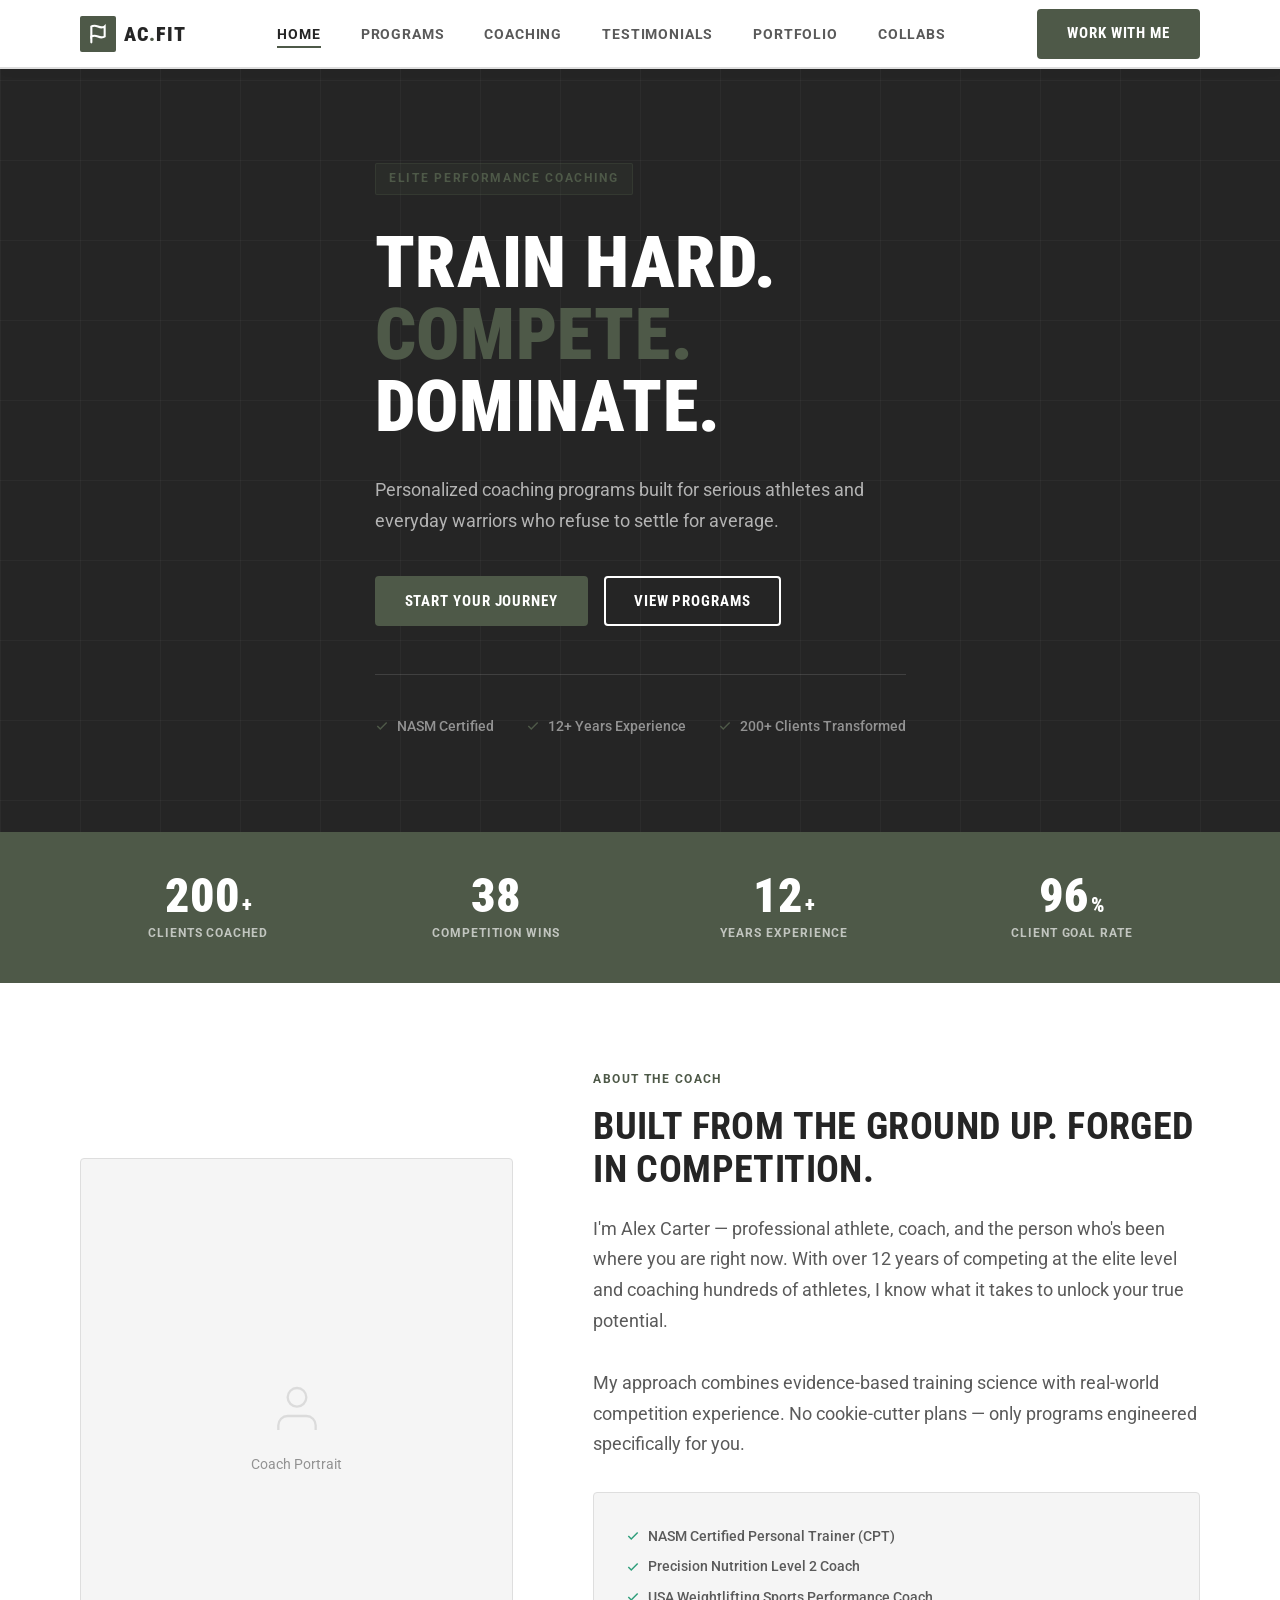
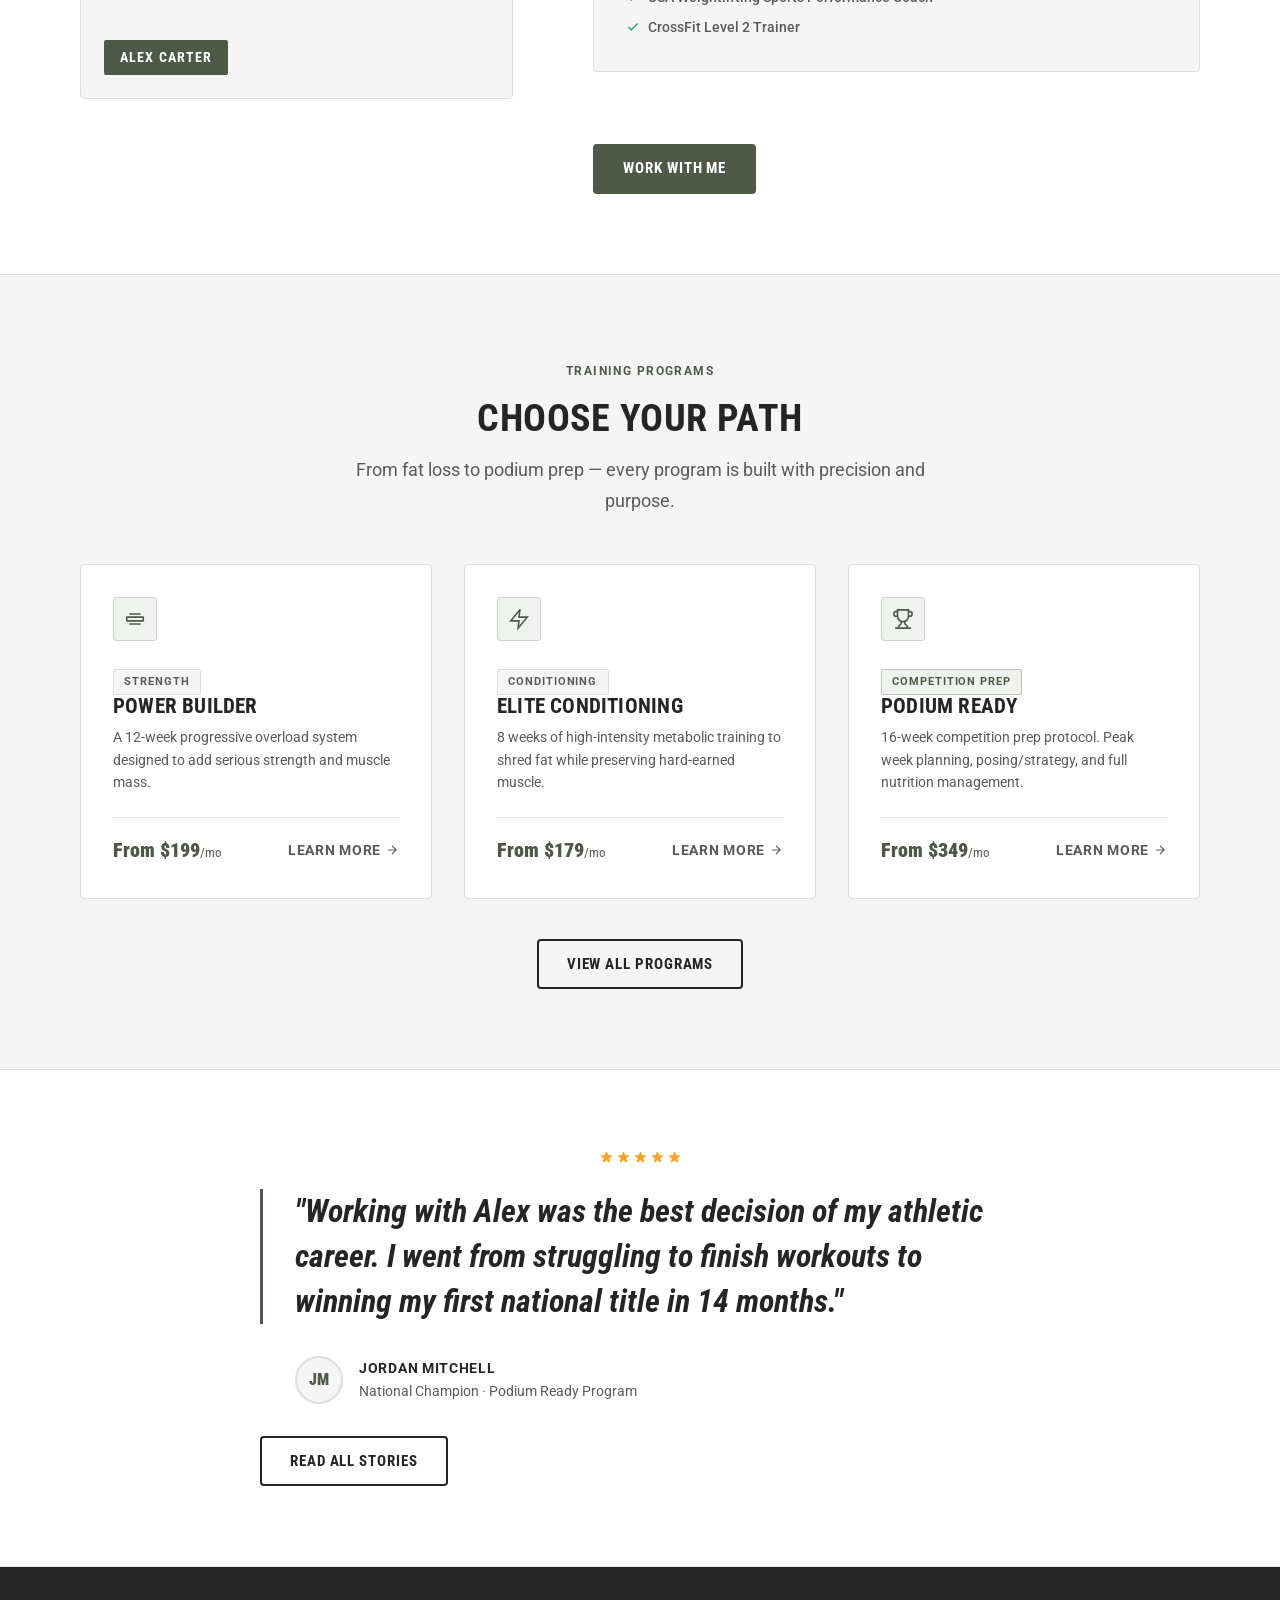
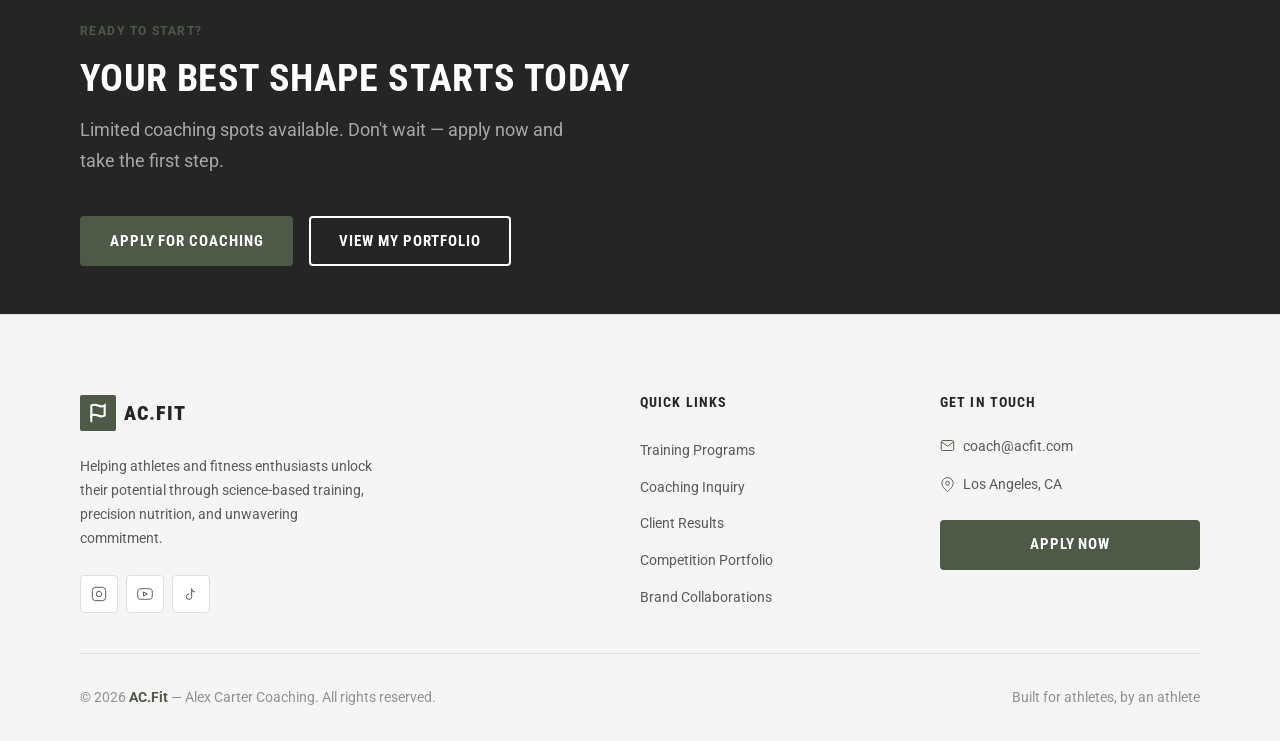
<file: index.html>
<!DOCTYPE html>
<html lang="en">
<head>
  <meta charset="UTF-8">
  <meta name="viewport" content="width=device-width, initial-scale=1.0">
  <meta name="description" content="Elite fitness coaching — personalized training programs, competition prep, and nutrition strategies to help you reach your peak performance.">
  <title>Alex Carter | Elite Fitness Coach</title>
  <link rel="icon" type="image/svg+xml" href="assets/icons/favicon.svg">
  <link rel="stylesheet" href="css/reset.css">
  <link rel="stylesheet" href="css/variables.css">
  <link rel="stylesheet" href="css/global.css">
  <link rel="stylesheet" href="css/nav.css">
  <link rel="stylesheet" href="css/footer.css">
  <link rel="stylesheet" href="css/animations.css">
  <link rel="stylesheet" href="css/pages/home.css">
</head>
<body>

  <!-- Navigation -->
  <nav class="nav" aria-label="Main navigation">
    <div class="container nav-inner">
      <a href="/" class="nav-logo" aria-label="Alex Carter — home">
        <div class="nav-logo-mark">
          <svg viewBox="0 0 24 24" fill="none" stroke="#FFFFFF" stroke-width="2.5" stroke-linecap="round">
            <path d="M4 15s1-1 4-1 5 2 8 2 4-1 4-1V3s-1 1-4 1-5-2-8-2-4 1-4 1z"/>
            <line x1="4" y1="22" x2="4" y2="15"/>
          </svg>
        </div>
        <span class="nav-logo-text">AC<span>.</span>Fit</span>
      </a>

      <ul class="nav-links" role="list">
        <li><a href="/" class="active">Home</a></li>
        <li><a href="/programs">Programs</a></li>
        <li><a href="/coaching">Coaching</a></li>
        <li><a href="/testimonials">Testimonials</a></li>
        <li><a href="/competition">Portfolio</a></li>
        <li><a href="/collaborations">Collabs</a></li>
      </ul>

      <div class="nav-cta">
        <a href="/coaching" class="btn btn-primary">Work With Me</a>
      </div>

      <button class="nav-hamburger" aria-label="Open menu" aria-expanded="false" aria-controls="nav-drawer">
        <span></span><span></span><span></span>
      </button>
    </div>
  </nav>

  <!-- Mobile Drawer -->
  <div class="nav-drawer" id="nav-drawer" role="navigation" aria-label="Mobile navigation">
    <div class="nav-drawer-inner">
      <a href="/" class="active">Home</a>
      <a href="/programs">Programs</a>
      <a href="/coaching">Coaching</a>
      <a href="/testimonials">Testimonials</a>
      <a href="/competition">Portfolio</a>
      <a href="/collaborations">Collaborations</a>
      <a href="/coaching" class="btn btn-primary">Work With Me</a>
    </div>
  </div>

  <main>
    <!-- Hero -->
    <section class="hero" aria-label="Hero">
      <div class="hero-bg-pattern" aria-hidden="true"></div>
      <div class="container">
        <div class="hero-content">
          <div class="hero-eyebrow">Elite Performance Coaching</div>
          <h1 class="hero-title">
            Train Hard.
            <span class="accent">Compete.</span>
            Dominate.
          </h1>
          <p class="hero-subtitle">
            Personalized coaching programs built for serious athletes and everyday warriors who refuse to settle for average.
          </p>
          <div class="hero-actions">
            <a href="/coaching" class="btn btn-primary">Start Your Journey</a>
            <a href="/programs" class="btn btn-outline-white">View Programs</a>
          </div>
          <div class="hero-creds">
            <span class="hero-cred-item">
              <svg viewBox="0 0 24 24" fill="none" stroke="currentColor" stroke-width="2.5" aria-hidden="true"><polyline points="20 6 9 17 4 12"/></svg>
              NASM Certified
            </span>
            <span class="hero-cred-item">
              <svg viewBox="0 0 24 24" fill="none" stroke="currentColor" stroke-width="2.5" aria-hidden="true"><polyline points="20 6 9 17 4 12"/></svg>
              12+ Years Experience
            </span>
            <span class="hero-cred-item">
              <svg viewBox="0 0 24 24" fill="none" stroke="currentColor" stroke-width="2.5" aria-hidden="true"><polyline points="20 6 9 17 4 12"/></svg>
              200+ Clients Transformed
            </span>
          </div>
        </div>
      </div>
    </section>

    <!-- Stats Bar -->
    <section class="stats-bar" aria-label="Statistics">
      <div class="container">
        <div class="stats-bar-inner">
          <div class="stat-item">
            <div class="stat-number">
              <span class="counter-value">200</span>
              <span class="stat-suffix">+</span>
            </div>
            <div class="stat-label">Clients Coached</div>
          </div>
          <div class="stat-item">
            <div class="stat-number">
              <span class="counter-value">38</span>
            </div>
            <div class="stat-label">Competition Wins</div>
          </div>
          <div class="stat-item">
            <div class="stat-number">
              <span class="counter-value">12</span>
              <span class="stat-suffix">+</span>
            </div>
            <div class="stat-label">Years Experience</div>
          </div>
          <div class="stat-item">
            <div class="stat-number">
              <span class="counter-value">96</span>
              <span class="stat-suffix">%</span>
            </div>
            <div class="stat-label">Client Goal Rate</div>
          </div>
        </div>
      </div>
    </section>

    <!-- About Teaser -->
    <section class="about-teaser section" aria-label="About">
      <div class="container">
        <div class="about-grid">
          <div class="about-image-wrapper reveal-left">
            <div class="about-image">
              <div class="about-image-placeholder" aria-label="Coach portrait">
                <svg viewBox="0 0 24 24" fill="none" stroke="currentColor" stroke-width="1" aria-hidden="true">
                  <path d="M20 21v-2a4 4 0 0 0-4-4H8a4 4 0 0 0-4 4v2"/>
                  <circle cx="12" cy="7" r="4"/>
                </svg>
                Coach Portrait
              </div>
            </div>
            <div class="about-image-label">Alex Carter</div>
          </div>

          <div class="about-content reveal-right">
            <span class="about-eyebrow">About the Coach</span>
            <h2>Built From the Ground Up. Forged in Competition.</h2>
            <p>
              I'm Alex Carter — professional athlete, coach, and the person who's been where you are right now. With over 12 years of competing at the elite level and coaching hundreds of athletes, I know what it takes to unlock your true potential.
            </p>
            <p style="margin-top: 1rem;">
              My approach combines evidence-based training science with real-world competition experience. No cookie-cutter plans — only programs engineered specifically for you.
            </p>
            <ul class="credentials-list" style="margin-top: 1.5rem;">
              <li class="credential-item">
                <svg viewBox="0 0 24 24" fill="none" stroke="currentColor" stroke-width="2.5" aria-hidden="true"><polyline points="20 6 9 17 4 12"/></svg>
                NASM Certified Personal Trainer (CPT)
              </li>
              <li class="credential-item">
                <svg viewBox="0 0 24 24" fill="none" stroke="currentColor" stroke-width="2.5" aria-hidden="true"><polyline points="20 6 9 17 4 12"/></svg>
                Precision Nutrition Level 2 Coach
              </li>
              <li class="credential-item">
                <svg viewBox="0 0 24 24" fill="none" stroke="currentColor" stroke-width="2.5" aria-hidden="true"><polyline points="20 6 9 17 4 12"/></svg>
                USA Weightlifting Sports Performance Coach
              </li>
              <li class="credential-item">
                <svg viewBox="0 0 24 24" fill="none" stroke="currentColor" stroke-width="2.5" aria-hidden="true"><polyline points="20 6 9 17 4 12"/></svg>
                CrossFit Level 2 Trainer
              </li>
            </ul>
            <a href="/coaching" class="btn btn-primary" style="margin-top: 2rem;">Work With Me</a>
          </div>
        </div>
      </div>
    </section>

    <!-- Program Highlights -->
    <section class="program-highlights section" aria-label="Program highlights">
      <div class="container">
        <div class="section-header centered">
          <span class="eyebrow">Training Programs</span>
          <h2>Choose Your Path</h2>
          <p>From fat loss to podium prep — every program is built with precision and purpose.</p>
        </div>
        <div class="grid-3">
          <article class="program-card-mini reveal" data-delay="0">
            <div class="program-card-icon" aria-hidden="true">
              <svg viewBox="0 0 24 24" fill="none" stroke="currentColor" stroke-width="1.75" stroke-linecap="round"><path d="M6.5 6.5h11M6.5 17.5h11M4 10h16M4 14h16M3 10v4M21 10v4"/></svg>
            </div>
            <span class="badge badge-strength">Strength</span>
            <h3>Power Builder</h3>
            <p>A 12-week progressive overload system designed to add serious strength and muscle mass.</p>
            <div class="program-card-meta">
              <span class="program-card-price">From $199<span style="font-size: 0.8rem; font-weight: 400; color: var(--color-text-secondary)">/mo</span></span>
              <a href="/programs" class="program-card-link">
                Learn more
                <svg viewBox="0 0 24 24" fill="none" stroke="currentColor" stroke-width="2" width="14" height="14" aria-hidden="true"><path d="M5 12h14M12 5l7 7-7 7"/></svg>
              </a>
            </div>
          </article>

          <article class="program-card-mini reveal" data-delay="100">
            <div class="program-card-icon" aria-hidden="true">
              <svg viewBox="0 0 24 24" fill="none" stroke="currentColor" stroke-width="1.75" stroke-linecap="round"><polyline points="13 2 3 14 12 14 11 22 21 10 12 10 13 2"/></svg>
            </div>
            <span class="badge badge-conditioning">Conditioning</span>
            <h3>Elite Conditioning</h3>
            <p>8 weeks of high-intensity metabolic training to shred fat while preserving hard-earned muscle.</p>
            <div class="program-card-meta">
              <span class="program-card-price">From $179<span style="font-size: 0.8rem; font-weight: 400; color: var(--color-text-secondary)">/mo</span></span>
              <a href="/programs" class="program-card-link">
                Learn more
                <svg viewBox="0 0 24 24" fill="none" stroke="currentColor" stroke-width="2" width="14" height="14" aria-hidden="true"><path d="M5 12h14M12 5l7 7-7 7"/></svg>
              </a>
            </div>
          </article>

          <article class="program-card-mini reveal" data-delay="200">
            <div class="program-card-icon" aria-hidden="true">
              <svg viewBox="0 0 24 24" fill="none" stroke="currentColor" stroke-width="1.75" stroke-linecap="round"><path d="M6 9H4.5a2.5 2.5 0 0 1 0-5H6"/><path d="M18 9h1.5a2.5 2.5 0 0 0 0-5H18"/><path d="M4 22h16"/><path d="M10 14.66V17c0 .55-.47.98-.97 1.21C7.85 18.75 7 20.24 7 22"/><path d="M14 14.66V17c0 .55.47.98.97 1.21C16.15 18.75 17 20.24 17 22"/><path d="M18 2H6v7a6 6 0 0 0 12 0V2z"/></svg>
            </div>
            <span class="badge badge-accent">Competition Prep</span>
            <h3>Podium Ready</h3>
            <p>16-week competition prep protocol. Peak week planning, posing/strategy, and full nutrition management.</p>
            <div class="program-card-meta">
              <span class="program-card-price">From $349<span style="font-size: 0.8rem; font-weight: 400; color: var(--color-text-secondary)">/mo</span></span>
              <a href="/programs" class="program-card-link">
                Learn more
                <svg viewBox="0 0 24 24" fill="none" stroke="currentColor" stroke-width="2" width="14" height="14" aria-hidden="true"><path d="M5 12h14M12 5l7 7-7 7"/></svg>
              </a>
            </div>
          </article>
        </div>
        <div style="text-align: center; margin-top: 2.5rem;">
          <a href="/programs" class="btn btn-outline">View All Programs</a>
        </div>
      </div>
    </section>

    <!-- Testimonial Teaser -->
    <section class="testimonial-teaser section" aria-label="Featured testimonial">
      <div class="container">
        <div class="testimonial-teaser-inner reveal">
          <div class="stars" aria-label="5 out of 5 stars" style="justify-content: center; margin-bottom: 1.5rem;">
            <svg viewBox="0 0 20 20" fill="currentColor" aria-hidden="true"><path d="M9.049 2.927c.3-.921 1.603-.921 1.902 0l1.07 3.292a1 1 0 00.95.69h3.462c.969 0 1.371 1.24.588 1.81l-2.8 2.034a1 1 0 00-.364 1.118l1.07 3.292c.3.921-.755 1.688-1.54 1.118l-2.8-2.034a1 1 0 00-1.175 0l-2.8 2.034c-.784.57-1.838-.197-1.539-1.118l1.07-3.292a1 1 0 00-.364-1.118L2.98 8.72c-.783-.57-.38-1.81.588-1.81h3.461a1 1 0 00.951-.69l1.07-3.292z"/></svg>
            <svg viewBox="0 0 20 20" fill="currentColor" aria-hidden="true"><path d="M9.049 2.927c.3-.921 1.603-.921 1.902 0l1.07 3.292a1 1 0 00.95.69h3.462c.969 0 1.371 1.24.588 1.81l-2.8 2.034a1 1 0 00-.364 1.118l1.07 3.292c.3.921-.755 1.688-1.54 1.118l-2.8-2.034a1 1 0 00-1.175 0l-2.8 2.034c-.784.57-1.838-.197-1.539-1.118l1.07-3.292a1 1 0 00-.364-1.118L2.98 8.72c-.783-.57-.38-1.81.588-1.81h3.461a1 1 0 00.951-.69l1.07-3.292z"/></svg>
            <svg viewBox="0 0 20 20" fill="currentColor" aria-hidden="true"><path d="M9.049 2.927c.3-.921 1.603-.921 1.902 0l1.07 3.292a1 1 0 00.95.69h3.462c.969 0 1.371 1.24.588 1.81l-2.8 2.034a1 1 0 00-.364 1.118l1.07 3.292c.3.921-.755 1.688-1.54 1.118l-2.8-2.034a1 1 0 00-1.175 0l-2.8 2.034c-.784.57-1.838-.197-1.539-1.118l1.07-3.292a1 1 0 00-.364-1.118L2.98 8.72c-.783-.57-.38-1.81.588-1.81h3.461a1 1 0 00.951-.69l1.07-3.292z"/></svg>
            <svg viewBox="0 0 20 20" fill="currentColor" aria-hidden="true"><path d="M9.049 2.927c.3-.921 1.603-.921 1.902 0l1.07 3.292a1 1 0 00.95.69h3.462c.969 0 1.371 1.24.588 1.81l-2.8 2.034a1 1 0 00-.364 1.118l1.07 3.292c.3.921-.755 1.688-1.54 1.118l-2.8-2.034a1 1 0 00-1.175 0l-2.8 2.034c-.784.57-1.838-.197-1.539-1.118l1.07-3.292a1 1 0 00-.364-1.118L2.98 8.72c-.783-.57-.38-1.81.588-1.81h3.461a1 1 0 00.951-.69l1.07-3.292z"/></svg>
            <svg viewBox="0 0 20 20" fill="currentColor" aria-hidden="true"><path d="M9.049 2.927c.3-.921 1.603-.921 1.902 0l1.07 3.292a1 1 0 00.95.69h3.462c.969 0 1.371 1.24.588 1.81l-2.8 2.034a1 1 0 00-.364 1.118l1.07 3.292c.3.921-.755 1.688-1.54 1.118l-2.8-2.034a1 1 0 00-1.175 0l-2.8 2.034c-.784.57-1.838-.197-1.539-1.118l1.07-3.292a1 1 0 00-.364-1.118L2.98 8.72c-.783-.57-.38-1.81.588-1.81h3.461a1 1 0 00.951-.69l1.07-3.292z"/></svg>
          </div>
          <blockquote class="testimonial-quote">
            "Working with Alex was the best decision of my athletic career. I went from struggling to finish workouts to winning my first national title in 14 months."
          </blockquote>
          <div class="testimonial-author">
            <div class="testimonial-avatar" aria-hidden="true">JM</div>
            <div class="testimonial-author-info">
              <div class="testimonial-author-name">Jordan Mitchell</div>
              <div class="testimonial-author-detail">National Champion · Podium Ready Program</div>
            </div>
          </div>
          <div style="margin-top: 2rem;">
            <a href="/testimonials" class="btn btn-outline">Read All Stories</a>
          </div>
        </div>
      </div>
    </section>

    <!-- CTA Banner -->
    <section class="cta-banner section-sm" aria-label="Call to action">
      <div class="container">
        <div class="cta-banner-inner">
          <span class="eyebrow">Ready to Start?</span>
          <h2>Your Best Shape Starts Today</h2>
          <p>Limited coaching spots available. Don't wait — apply now and take the first step.</p>
          <div class="cta-banner-actions">
            <a href="/coaching" class="btn btn-primary">Apply for Coaching</a>
            <a href="/competition" class="btn btn-outline-white">View My Portfolio</a>
          </div>
        </div>
      </div>
    </section>
  </main>

  <!-- Footer -->
  <footer class="footer" aria-label="Site footer">
    <div class="container">
      <div class="footer-grid">
        <div class="footer-brand">
          <a href="/" class="nav-logo" aria-label="AC.Fit home">
            <div class="nav-logo-mark">
              <svg viewBox="0 0 24 24" fill="none" stroke="#FFFFFF" stroke-width="2.5" stroke-linecap="round">
                <path d="M4 15s1-1 4-1 5 2 8 2 4-1 4-1V3s-1 1-4 1-5-2-8-2-4 1-4 1z"/>
                <line x1="4" y1="22" x2="4" y2="15"/>
              </svg>
            </div>
            <span class="nav-logo-text">AC<span>.</span>Fit</span>
          </a>
          <p>Helping athletes and fitness enthusiasts unlock their potential through science-based training, precision nutrition, and unwavering commitment.</p>
          <div class="footer-socials">
            <a href="#" class="social-link" aria-label="Instagram">
              <svg viewBox="0 0 24 24" fill="none" stroke="currentColor" stroke-width="1.5" aria-hidden="true">
                <rect x="2" y="2" width="20" height="20" rx="5" ry="5"/><path d="M16 11.37A4 4 0 1 1 12.63 8 4 4 0 0 1 16 11.37z"/><line x1="17.5" y1="6.5" x2="17.51" y2="6.5"/>
              </svg>
            </a>
            <a href="#" class="social-link" aria-label="YouTube">
              <svg viewBox="0 0 24 24" fill="none" stroke="currentColor" stroke-width="1.5" aria-hidden="true">
                <path d="M22.54 6.42a2.78 2.78 0 0 0-1.95-2C18.88 4 12 4 12 4s-6.88 0-8.59.46a2.78 2.78 0 0 0-1.95 2A29 29 0 0 0 1 12a29 29 0 0 0 .46 5.58A2.78 2.78 0 0 0 3.41 19.6C5.12 20 12 20 12 20s6.88 0 8.59-.46a2.78 2.78 0 0 0 1.95-2A29 29 0 0 0 23 12a29 29 0 0 0-.46-5.58z"/><polygon points="9.75 15.02 15.5 12 9.75 8.98 9.75 15.02"/>
              </svg>
            </a>
            <a href="#" class="social-link" aria-label="TikTok">
              <svg viewBox="0 0 24 24" fill="none" stroke="currentColor" stroke-width="1.5" aria-hidden="true">
                <path d="M9 12a4 4 0 1 0 4 4V4a5 5 0 0 0 5 5"/>
              </svg>
            </a>
          </div>
        </div>

        <div class="footer-links">
          <h4>Quick Links</h4>
          <ul>
            <li><a href="/programs">Training Programs</a></li>
            <li><a href="/coaching">Coaching Inquiry</a></li>
            <li><a href="/testimonials">Client Results</a></li>
            <li><a href="/competition">Competition Portfolio</a></li>
            <li><a href="/collaborations">Brand Collaborations</a></li>
          </ul>
        </div>

        <div class="footer-contact">
          <h4>Get in Touch</h4>
          <div class="footer-contact-item">
            <svg viewBox="0 0 24 24" fill="none" stroke="currentColor" stroke-width="1.5" aria-hidden="true"><path d="M4 4h16c1.1 0 2 .9 2 2v12c0 1.1-.9 2-2 2H4c-1.1 0-2-.9-2-2V6c0-1.1.9-2 2-2z"/><polyline points="22,6 12,13 2,6"/></svg>
            coach@acfit.com
          </div>
          <div class="footer-contact-item">
            <svg viewBox="0 0 24 24" fill="none" stroke="currentColor" stroke-width="1.5" aria-hidden="true"><path d="M21 10c0 7-9 13-9 13s-9-6-9-13a9 9 0 0 1 18 0z"/><circle cx="12" cy="10" r="3"/></svg>
            Los Angeles, CA
          </div>
          <div style="margin-top: 1.5rem;">
            <a href="/coaching" class="btn btn-primary" style="width: 100%; justify-content: center;">Apply Now</a>
          </div>
        </div>
      </div>

      <div class="footer-bottom">
        <p>© 2026 <span>AC.Fit</span> — Alex Carter Coaching. All rights reserved.</p>
        <p>Built for athletes, by an athlete</p>
      </div>
    </div>
  </footer>

  <script src="js/animations.js"></script>
  <script src="js/nav.js"></script>
  <script src="js/pages/home.js"></script>
</body>
</html>
</file>
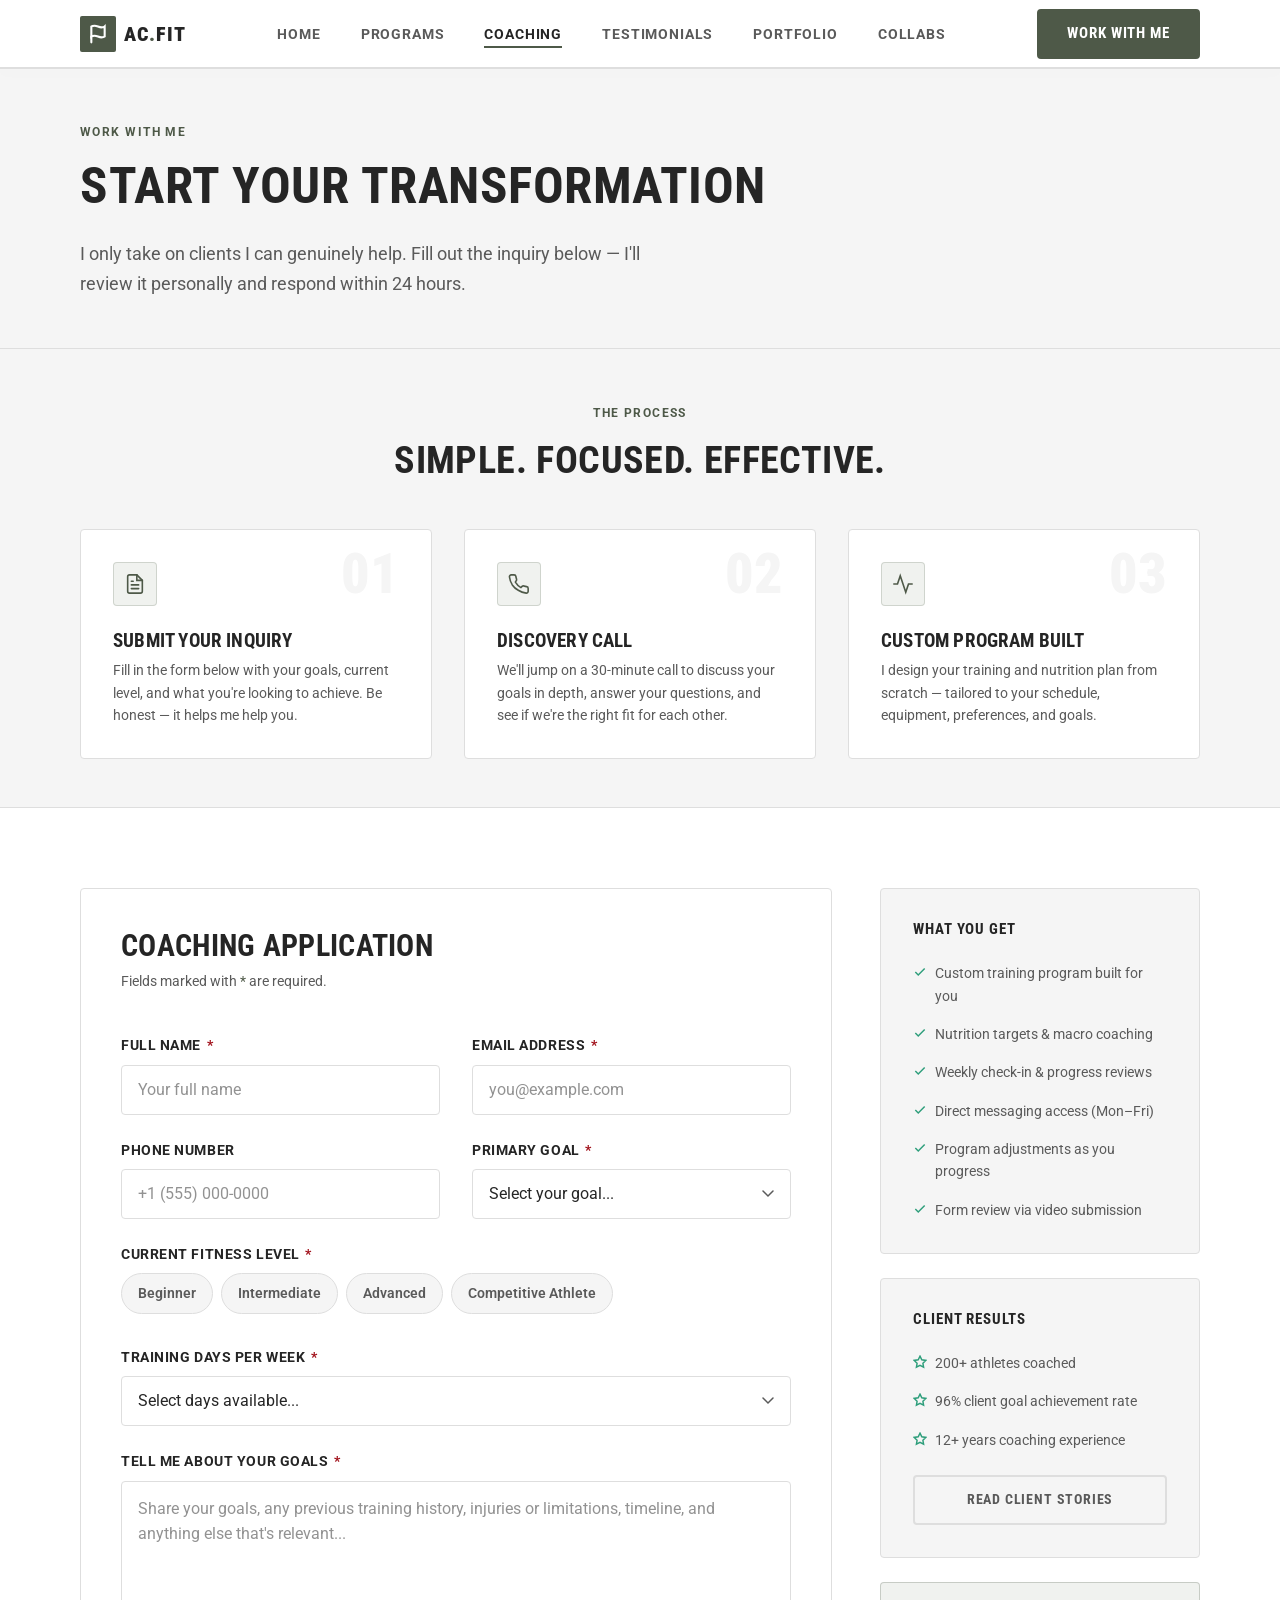
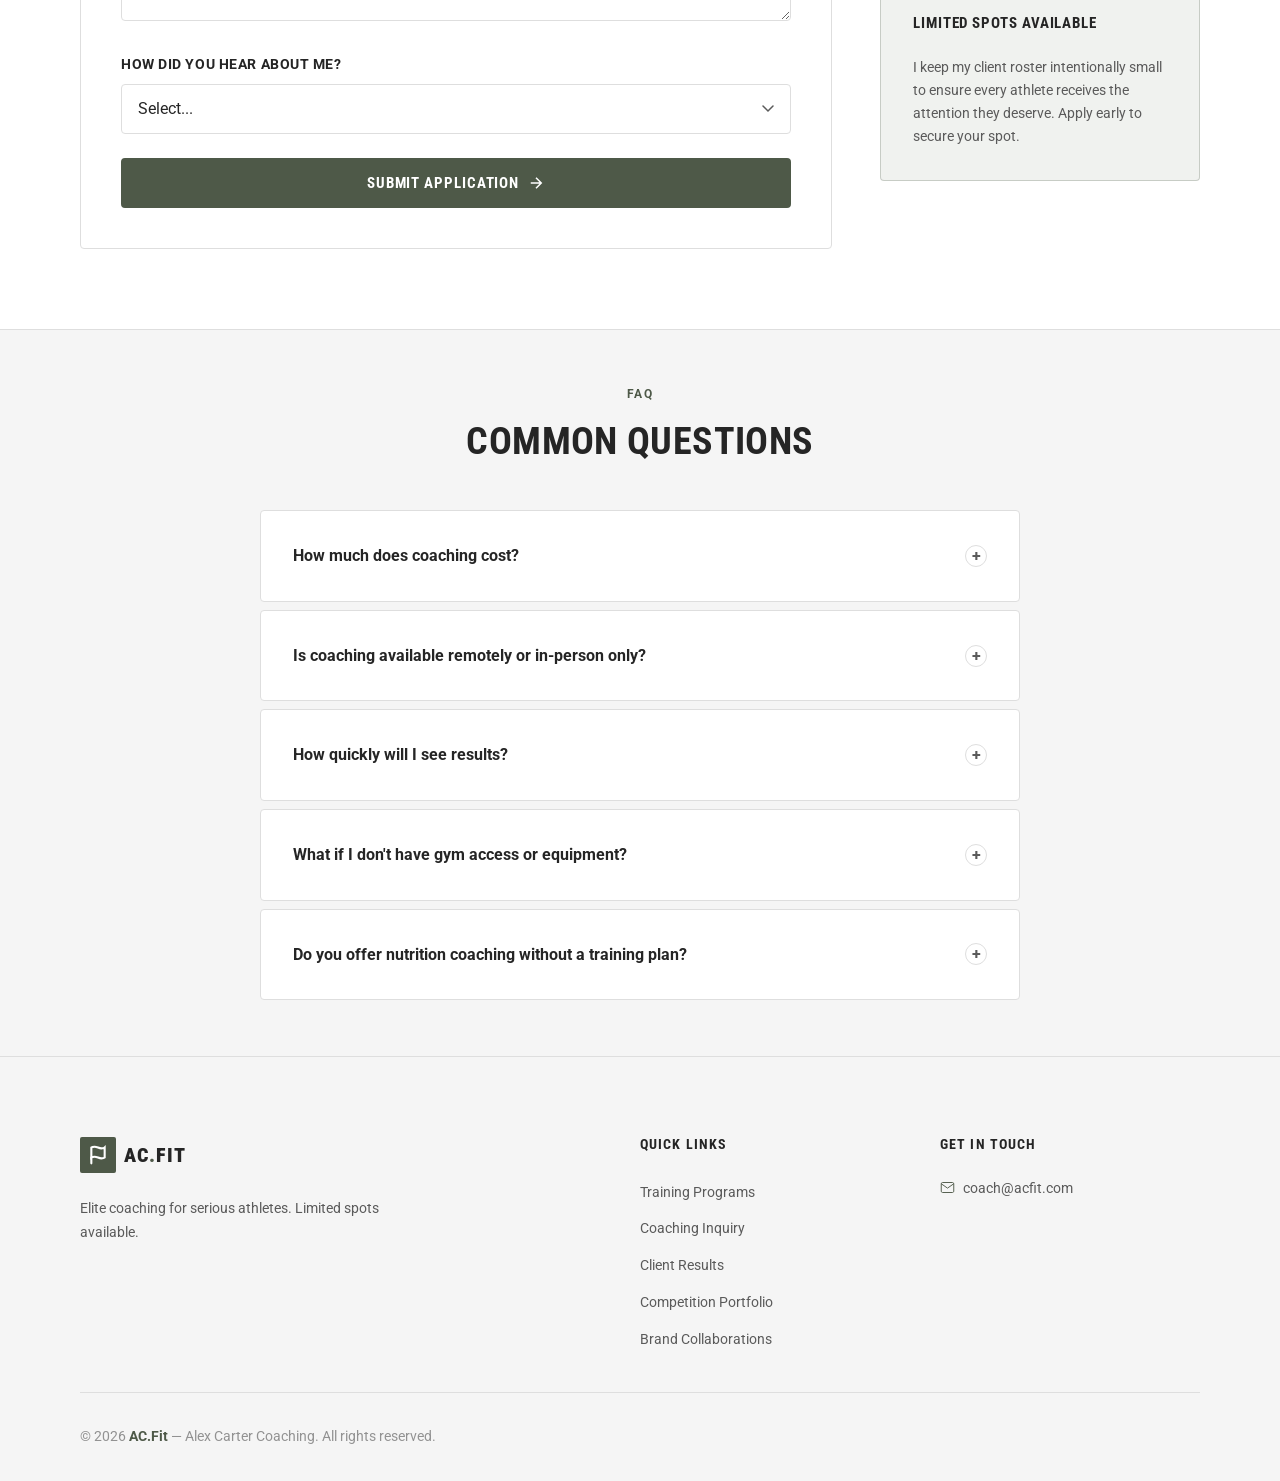
<file: coaching.html>
<!DOCTYPE html>
<html lang="en">
<head>
  <meta charset="UTF-8">
  <meta name="viewport" content="width=device-width, initial-scale=1.0">
  <meta name="description" content="Apply for personal coaching with Alex Carter. Submit your inquiry and we'll get you started on a custom program.">
  <title>Coaching Inquiry | Alex Carter Coaching</title>
  <link rel="icon" type="image/svg+xml" href="assets/icons/favicon.svg">
  <link rel="stylesheet" href="css/reset.css">
  <link rel="stylesheet" href="css/variables.css">
  <link rel="stylesheet" href="css/global.css">
  <link rel="stylesheet" href="css/nav.css">
  <link rel="stylesheet" href="css/footer.css">
  <link rel="stylesheet" href="css/animations.css">
  <link rel="stylesheet" href="css/pages/coaching.css">
</head>
<body>

  <nav class="nav scrolled" aria-label="Main navigation">
    <div class="container nav-inner">
      <a href="/" class="nav-logo" aria-label="AC.Fit home">
        <div class="nav-logo-mark">
          <svg viewBox="0 0 24 24" fill="none" stroke="#FFFFFF" stroke-width="2.5" stroke-linecap="round">
            <path d="M4 15s1-1 4-1 5 2 8 2 4-1 4-1V3s-1 1-4 1-5-2-8-2-4 1-4 1z"/>
            <line x1="4" y1="22" x2="4" y2="15"/>
          </svg>
        </div>
        <span class="nav-logo-text">AC<span>.</span>Fit</span>
      </a>
      <ul class="nav-links" role="list">
        <li><a href="/">Home</a></li>
        <li><a href="/programs">Programs</a></li>
        <li><a href="/coaching" class="active">Coaching</a></li>
        <li><a href="/testimonials">Testimonials</a></li>
        <li><a href="/competition">Portfolio</a></li>
        <li><a href="/collaborations">Collabs</a></li>
      </ul>
      <div class="nav-cta">
        <a href="/coaching" class="btn btn-primary">Work With Me</a>
      </div>
      <button class="nav-hamburger" aria-label="Open menu" aria-expanded="false" aria-controls="nav-drawer">
        <span></span><span></span><span></span>
      </button>
    </div>
  </nav>

  <div class="nav-drawer" id="nav-drawer" role="navigation" aria-label="Mobile navigation">
    <div class="nav-drawer-inner">
      <a href="/">Home</a>
      <a href="/programs">Programs</a>
      <a href="/coaching" class="active">Coaching</a>
      <a href="/testimonials">Testimonials</a>
      <a href="/competition">Portfolio</a>
      <a href="/collaborations">Collaborations</a>
      <a href="/coaching" class="btn btn-primary">Work With Me</a>
    </div>
  </div>

  <main>
    <!-- Page Hero -->
    <section class="page-hero" aria-label="Coaching inquiry">
      <div class="container">
        <div class="page-hero-content">
          <span class="eyebrow">Work With Me</span>
          <h1>Start Your Transformation</h1>
          
          <p>I only take on clients I can genuinely help. Fill out the inquiry below — I'll review it personally and respond within 24 hours.</p>
        </div>
      </div>
    </section>

    <!-- How It Works -->
    <section class="how-it-works section-sm" aria-label="How coaching works">
      <div class="container">
        <div class="section-header centered">
          <span class="eyebrow">The Process</span>
          <h2>Simple. Focused. Effective.</h2>
        </div>
        <div class="steps-grid">
          <div class="step-card reveal">
            <span class="step-number" aria-hidden="true">01</span>
            <div class="step-icon" aria-hidden="true"><svg viewBox="0 0 24 24" fill="none" stroke="currentColor" stroke-width="1.75" stroke-linecap="round"><path d="M14 2H6a2 2 0 0 0-2 2v16a2 2 0 0 0 2 2h12a2 2 0 0 0 2-2V8z"/><polyline points="14 2 14 8 20 8"/><line x1="16" y1="13" x2="8" y2="13"/><line x1="16" y1="17" x2="8" y2="17"/><polyline points="10 9 9 9 8 9"/></svg></div>
            <h3>Submit Your Inquiry</h3>
            <p>Fill in the form below with your goals, current level, and what you're looking to achieve. Be honest — it helps me help you.</p>
          </div>
          <div class="step-card reveal" data-delay="150">
            <span class="step-number" aria-hidden="true">02</span>
            <div class="step-icon" aria-hidden="true"><svg viewBox="0 0 24 24" fill="none" stroke="currentColor" stroke-width="1.75" stroke-linecap="round"><path d="M22 16.92v3a2 2 0 0 1-2.18 2 19.79 19.79 0 0 1-8.63-3.07A19.5 19.5 0 0 1 4.69 13a19.79 19.79 0 0 1-3.07-8.67A2 2 0 0 1 3.6 2h3a2 2 0 0 1 2 1.72c.127.96.361 1.903.7 2.81a2 2 0 0 1-.45 2.11L8.09 9.91a16 16 0 0 0 6 6l1.27-1.27a2 2 0 0 1 2.11-.45c.907.339 1.85.573 2.81.7A2 2 0 0 1 22 16.92z"/></svg></div>
            <h3>Discovery Call</h3>
            <p>We'll jump on a 30-minute call to discuss your goals in depth, answer your questions, and see if we're the right fit for each other.</p>
          </div>
          <div class="step-card reveal" data-delay="300">
            <span class="step-number" aria-hidden="true">03</span>
            <div class="step-icon" aria-hidden="true"><svg viewBox="0 0 24 24" fill="none" stroke="currentColor" stroke-width="1.75" stroke-linecap="round"><polyline points="22 12 18 12 15 21 9 3 6 12 2 12"/></svg></div>
            <h3>Custom Program Built</h3>
            <p>I design your training and nutrition plan from scratch — tailored to your schedule, equipment, preferences, and goals.</p>
          </div>
        </div>
      </div>
    </section>

    <!-- Inquiry Form -->
    <section class="coaching-form-section section" aria-label="Inquiry form">
      <div class="container">
        <div class="coaching-form-wrapper">

          <div class="coaching-form-main">
            <div class="form-card" id="form-card">
              <h2>Coaching Application</h2>
              <p>Fields marked with <span style="color: var(--color-accent);">*</span> are required.</p>

              <form id="coaching-form" novalidate>
                <div class="grid-2">
                  <div class="form-group">
                    <label for="full-name">Full Name <span class="required" aria-hidden="true">*</span></label>
                    <input type="text" id="full-name" name="name" class="form-control" placeholder="Your full name" required autocomplete="name">
                  </div>
                  <div class="form-group">
                    <label for="email">Email Address <span class="required" aria-hidden="true">*</span></label>
                    <input type="email" id="email" name="email" class="form-control" placeholder="you@example.com" required autocomplete="email">
                  </div>
                </div>

                <div class="grid-2">
                  <div class="form-group">
                    <label for="phone">Phone Number</label>
                    <input type="tel" id="phone" name="phone" class="form-control" placeholder="+1 (555) 000-0000" autocomplete="tel">
                  </div>
                  <div class="form-group">
                    <label for="goal">Primary Goal <span class="required" aria-hidden="true">*</span></label>
                    <select id="goal" name="goal" class="form-control" required>
                      <option value="">Select your goal...</option>
                      <option value="fat-loss">Fat Loss</option>
                      <option value="muscle-gain">Muscle Gain / Hypertrophy</option>
                      <option value="competition">Competition Prep</option>
                      <option value="strength">Strength / Powerlifting</option>
                      <option value="conditioning">Athletic Conditioning</option>
                      <option value="general">General Fitness</option>
                      <option value="other">Other</option>
                    </select>
                  </div>
                </div>

                <div class="form-group">
                  <label>Current Fitness Level <span class="required" aria-hidden="true">*</span></label>
                  <div class="radio-group" role="radiogroup" aria-label="Current fitness level">
                    <div class="radio-option">
                      <input type="radio" id="beginner" name="level" value="beginner" required>
                      <label for="beginner">Beginner</label>
                    </div>
                    <div class="radio-option">
                      <input type="radio" id="intermediate" name="level" value="intermediate">
                      <label for="intermediate">Intermediate</label>
                    </div>
                    <div class="radio-option">
                      <input type="radio" id="advanced" name="level" value="advanced">
                      <label for="advanced">Advanced</label>
                    </div>
                    <div class="radio-option">
                      <input type="radio" id="athlete" name="level" value="athlete">
                      <label for="athlete">Competitive Athlete</label>
                    </div>
                  </div>
                </div>

                <div class="form-group">
                  <label for="availability">Training Days Per Week <span class="required" aria-hidden="true">*</span></label>
                  <select id="availability" name="availability" class="form-control" required>
                    <option value="">Select days available...</option>
                    <option value="3">3 days/week</option>
                    <option value="4">4 days/week</option>
                    <option value="5">5 days/week</option>
                    <option value="6">6 days/week</option>
                    <option value="7">Every day</option>
                  </select>
                </div>

                <div class="form-group">
                  <label for="message">Tell Me About Your Goals <span class="required" aria-hidden="true">*</span></label>
                  <textarea id="message" name="message" class="form-control" placeholder="Share your goals, any previous training history, injuries or limitations, timeline, and anything else that's relevant..." required></textarea>
                </div>

                <div class="form-group">
                  <label for="referral">How Did You Hear About Me?</label>
                  <select id="referral" name="referral" class="form-control">
                    <option value="">Select...</option>
                    <option value="instagram">Instagram</option>
                    <option value="youtube">YouTube</option>
                    <option value="tiktok">TikTok</option>
                    <option value="referral">Friend / Client Referral</option>
                    <option value="google">Google Search</option>
                    <option value="competition">Competition / Event</option>
                    <option value="other">Other</option>
                  </select>
                </div>

                <button type="submit" class="btn btn-primary" style="width: 100%; justify-content: center; padding: 1.1rem;">
                  Submit Application
                  <svg viewBox="0 0 24 24" fill="none" stroke="currentColor" stroke-width="2" width="18" height="18" aria-hidden="true"><path d="M5 12h14M12 5l7 7-7 7"/></svg>
                </button>
              </form>
            </div>

            <!-- Success message -->
            <div class="form-success" id="form-success" role="status" aria-live="polite">
              <div class="success-icon">
                <svg viewBox="0 0 24 24" fill="none" stroke="currentColor" stroke-width="2.5" aria-hidden="true">
                  <path class="checkmark-path" d="M20 6L9 17 4 12"/>
                </svg>
              </div>
              <h3>Application Received!</h3>
              <p>Thanks for reaching out. I'll review your application personally and get back to you within <strong style="color: var(--color-accent);">24 hours</strong>.</p>
              <a href="/programs" class="btn btn-outline" style="margin-top: 1rem;">Browse Programs While You Wait</a>
            </div>
          </div>

          <!-- Sidebar -->
          <aside class="coaching-sidebar">
            <div class="sidebar-card">
              <h4>What You Get</h4>
              <ul class="sidebar-list">
                <li class="sidebar-list-item">
                  <svg viewBox="0 0 24 24" fill="none" stroke="currentColor" stroke-width="2.5" aria-hidden="true"><polyline points="20 6 9 17 4 12"/></svg>
                  Custom training program built for you
                </li>
                <li class="sidebar-list-item">
                  <svg viewBox="0 0 24 24" fill="none" stroke="currentColor" stroke-width="2.5" aria-hidden="true"><polyline points="20 6 9 17 4 12"/></svg>
                  Nutrition targets & macro coaching
                </li>
                <li class="sidebar-list-item">
                  <svg viewBox="0 0 24 24" fill="none" stroke="currentColor" stroke-width="2.5" aria-hidden="true"><polyline points="20 6 9 17 4 12"/></svg>
                  Weekly check-in & progress reviews
                </li>
                <li class="sidebar-list-item">
                  <svg viewBox="0 0 24 24" fill="none" stroke="currentColor" stroke-width="2.5" aria-hidden="true"><polyline points="20 6 9 17 4 12"/></svg>
                  Direct messaging access (Mon–Fri)
                </li>
                <li class="sidebar-list-item">
                  <svg viewBox="0 0 24 24" fill="none" stroke="currentColor" stroke-width="2.5" aria-hidden="true"><polyline points="20 6 9 17 4 12"/></svg>
                  Program adjustments as you progress
                </li>
                <li class="sidebar-list-item">
                  <svg viewBox="0 0 24 24" fill="none" stroke="currentColor" stroke-width="2.5" aria-hidden="true"><polyline points="20 6 9 17 4 12"/></svg>
                  Form review via video submission
                </li>
              </ul>
            </div>

            <div class="sidebar-card">
              <h4>Client Results</h4>
              <ul class="sidebar-list">
                <li class="sidebar-list-item">
                  <svg viewBox="0 0 24 24" fill="none" stroke="currentColor" stroke-width="2.5" aria-hidden="true"><path d="M12 2l3.09 6.26L22 9.27l-5 4.87 1.18 6.88L12 17.77l-6.18 3.25L7 14.14 2 9.27l6.91-1.01L12 2z"/></svg>
                  200+ athletes coached
                </li>
                <li class="sidebar-list-item">
                  <svg viewBox="0 0 24 24" fill="none" stroke="currentColor" stroke-width="2.5" aria-hidden="true"><path d="M12 2l3.09 6.26L22 9.27l-5 4.87 1.18 6.88L12 17.77l-6.18 3.25L7 14.14 2 9.27l6.91-1.01L12 2z"/></svg>
                  96% client goal achievement rate
                </li>
                <li class="sidebar-list-item">
                  <svg viewBox="0 0 24 24" fill="none" stroke="currentColor" stroke-width="2.5" aria-hidden="true"><path d="M12 2l3.09 6.26L22 9.27l-5 4.87 1.18 6.88L12 17.77l-6.18 3.25L7 14.14 2 9.27l6.91-1.01L12 2z"/></svg>
                  12+ years coaching experience
                </li>
              </ul>
              <div style="margin-top: 1.5rem;">
                <a href="/testimonials" class="btn btn-ghost" style="width: 100%; justify-content: center; font-size: 0.85rem;">Read Client Stories</a>
              </div>
            </div>

            <div class="sidebar-card" style="background: var(--color-accent-light); border-color: rgba(78,89,72,0.25);">
              <h4 class="text-accent">Limited Spots Available</h4>
              <p style="font-size: 0.85rem; margin-top: 0.5rem; color: var(--color-text-secondary);">I keep my client roster intentionally small to ensure every athlete receives the attention they deserve. Apply early to secure your spot.</p>
            </div>
          </aside>
        </div>
      </div>
    </section>

    <!-- FAQ -->
    <section class="faq-section section-sm" aria-label="Frequently asked questions">
      <div class="container">
        <div class="section-header centered">
          <span class="eyebrow">FAQ</span>
          <h2>Common Questions</h2>
        </div>
        <div class="faq-list">
          <details>
            <summary>
              How much does coaching cost?
              <span class="faq-icon" aria-hidden="true">+</span>
            </summary>
            <div class="faq-answer">
              Programs start from $129/month for nutrition-only coaching, up to $349+/month for full competition prep. Pricing is discussed during the discovery call based on your specific needs and program. There are no hidden fees.
            </div>
          </details>

          <details>
            <summary>
              Is coaching available remotely or in-person only?
              <span class="faq-icon" aria-hidden="true">+</span>
            </summary>
            <div class="faq-answer">
              All coaching is delivered online. You get the same personalised attention and results regardless of your location. I coach athletes across multiple countries and time zones.
            </div>
          </details>

          <details>
            <summary>
              How quickly will I see results?
              <span class="faq-icon" aria-hidden="true">+</span>
            </summary>
            <div class="faq-answer">
              Most clients notice meaningful physical and performance changes within 4–6 weeks. Significant body composition changes typically emerge at 8–12 weeks with full commitment. Results depend on consistency, adherence to the program, and your individual physiology.
            </div>
          </details>

          <details>
            <summary>
              What if I don't have gym access or equipment?
              <span class="faq-icon" aria-hidden="true">+</span>
            </summary>
            <div class="faq-answer">
              Programs can be adapted for home training, limited equipment, or specific gym settings. Just let me know your situation in the application and I'll design accordingly.
            </div>
          </details>

          <details>
            <summary>
              Do you offer nutrition coaching without a training plan?
              <span class="faq-icon" aria-hidden="true">+</span>
            </summary>
            <div class="faq-answer">
              Yes — the Macro Mastery program is nutrition-only. It's a great option if you already have a solid training routine but want to dial in your diet for better performance or body composition.
            </div>
          </details>
        </div>
      </div>
    </section>
  </main>

  <footer class="footer" aria-label="Site footer">
    <div class="container">
      <div class="footer-grid">
        <div class="footer-brand">
          <a href="/" class="nav-logo">
            <div class="nav-logo-mark">
              <svg viewBox="0 0 24 24" fill="none" stroke="#FFFFFF" stroke-width="2.5" stroke-linecap="round">
                <path d="M4 15s1-1 4-1 5 2 8 2 4-1 4-1V3s-1 1-4 1-5-2-8-2-4 1-4 1z"/>
                <line x1="4" y1="22" x2="4" y2="15"/>
              </svg>
            </div>
            <span class="nav-logo-text">AC<span>.</span>Fit</span>
          </a>
          <p>Elite coaching for serious athletes. Limited spots available.</p>
        </div>
        <div class="footer-links">
          <h4>Quick Links</h4>
          <ul>
            <li><a href="/programs">Training Programs</a></li>
            <li><a href="/coaching">Coaching Inquiry</a></li>
            <li><a href="/testimonials">Client Results</a></li>
            <li><a href="/competition">Competition Portfolio</a></li>
            <li><a href="/collaborations">Brand Collaborations</a></li>
          </ul>
        </div>
        <div class="footer-contact">
          <h4>Get in Touch</h4>
          <div class="footer-contact-item">
            <svg viewBox="0 0 24 24" fill="none" stroke="currentColor" stroke-width="1.5" aria-hidden="true"><path d="M4 4h16c1.1 0 2 .9 2 2v12c0 1.1-.9 2-2 2H4c-1.1 0-2-.9-2-2V6c0-1.1.9-2 2-2z"/><polyline points="22,6 12,13 2,6"/></svg>
            coach@acfit.com
          </div>
        </div>
      </div>
      <div class="footer-bottom">
        <p>© 2026 <span>AC.Fit</span> — Alex Carter Coaching. All rights reserved.</p>
      </div>
    </div>
  </footer>

  <script src="js/animations.js"></script>
  <script src="js/nav.js"></script>
  <script src="js/form.js"></script>
  <script src="js/pages/coaching.js"></script>
</body>
</html>
</file>
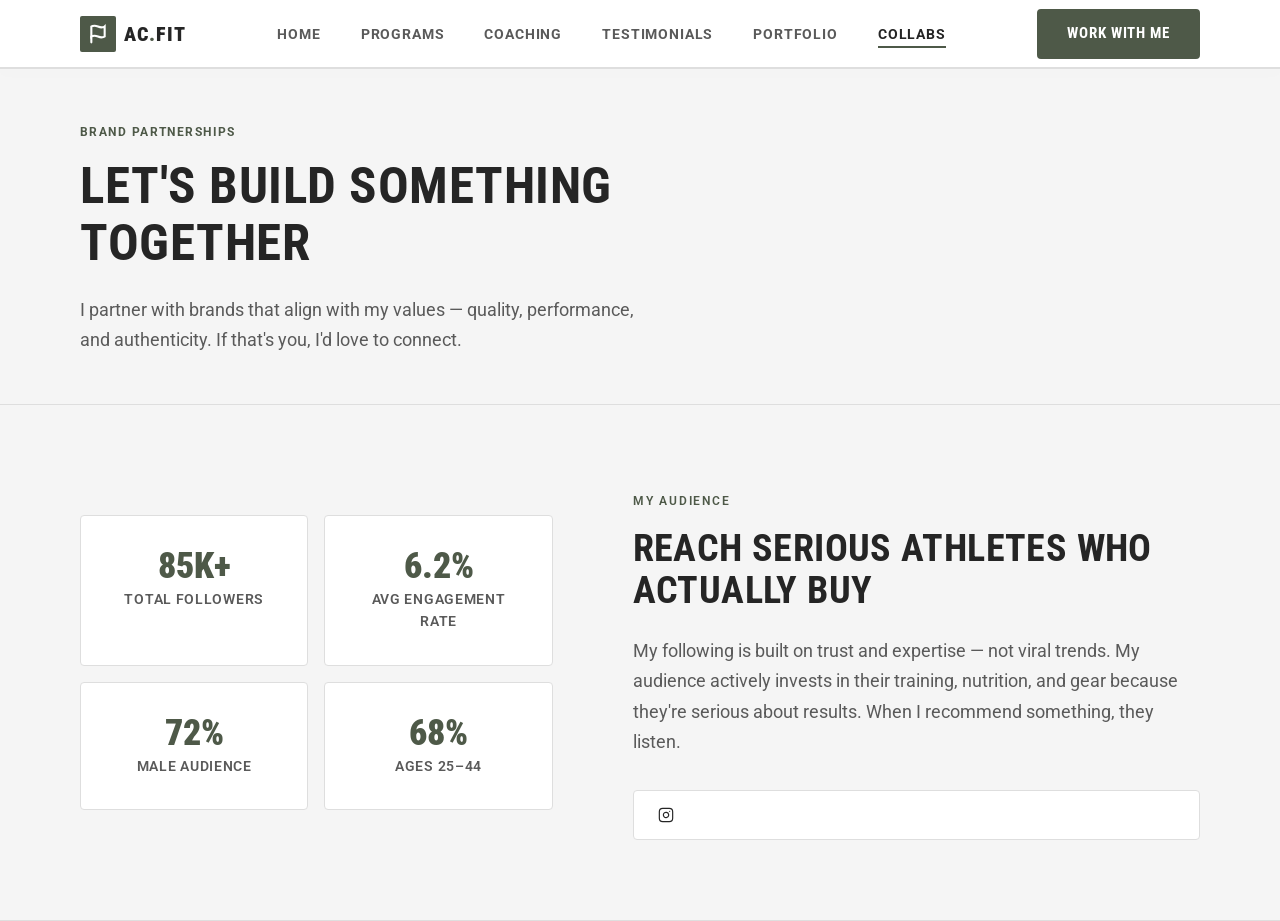
<file: collaborations.html>
<!DOCTYPE html>
<html lang="en">
<head>
  <meta charset="UTF-8">
  <meta name="viewport" content="width=device-width, initial-scale=1.0">
  <meta name="description" content="Partner with Alex Carter — sponsored content, brand ambassador programs, and collaboration opportunities for fitness brands.">
  <title>Brand Collaborations | Alex Carter Coaching</title>
  <link rel="icon" type="image/svg+xml" href="assets/icons/favicon.svg">
  <link rel="stylesheet" href="css/reset.css">
  <link rel="stylesheet" href="css/variables.css">
  <link rel="stylesheet" href="css/global.css">
  <link rel="stylesheet" href="css/nav.css">
  <link rel="stylesheet" href="css/footer.css">
  <link rel="stylesheet" href="css/animations.css">
  <link rel="stylesheet" href="css/pages/collaborations.css">
</head>
<body>

  <nav class="nav scrolled" aria-label="Main navigation">
    <div class="container nav-inner">
      <a href="/" class="nav-logo" aria-label="AC.Fit home">
        <div class="nav-logo-mark">
          <svg viewBox="0 0 24 24" fill="none" stroke="#FFFFFF" stroke-width="2.5" stroke-linecap="round">
            <path d="M4 15s1-1 4-1 5 2 8 2 4-1 4-1V3s-1 1-4 1-5-2-8-2-4 1-4 1z"/>
            <line x1="4" y1="22" x2="4" y2="15"/>
          </svg>
        </div>
        <span class="nav-logo-text">AC<span>.</span>Fit</span>
      </a>
      <ul class="nav-links" role="list">
        <li><a href="/">Home</a></li>
        <li><a href="/programs">Programs</a></li>
        <li><a href="/coaching">Coaching</a></li>
        <li><a href="/testimonials">Testimonials</a></li>
        <li><a href="/competition">Portfolio</a></li>
        <li><a href="/collaborations" class="active">Collabs</a></li>
      </ul>
      <div class="nav-cta">
        <a href="/coaching" class="btn btn-primary">Work With Me</a>
      </div>
      <button class="nav-hamburger" aria-label="Open menu" aria-expanded="false" aria-controls="nav-drawer">
        <span></span><span></span><span></span>
      </button>
    </div>
  </nav>

  <div class="nav-drawer" id="nav-drawer" role="navigation">
    <div class="nav-drawer-inner">
      <a href="/">Home</a>
      <a href="/programs">Programs</a>
      <a href="/coaching">Coaching</a>
      <a href="/testimonials">Testimonials</a>
      <a href="/competition">Portfolio</a>
      <a href="/collaborations" class="active">Collaborations</a>
      <a href="/coaching" class="btn btn-primary">Work With Me</a>
    </div>
  </div>

  <main>
    <section class="page-hero" aria-label="Collaborations">
      <div class="container">
        <div class="page-hero-content">
          <span class="eyebrow">Brand Partnerships</span>
          <h1>Let's Build Something Together</h1>
          
          <p>I partner with brands that align with my values — quality, performance, and authenticity. If that's you, I'd love to connect.</p>
        </div>
      </div>
    </section>

    <!-- Value Proposition -->
    <section class="value-prop section" aria-label="Audience and reach">
      <div class="container">
        <div class="value-prop-grid">
          <div class="reveal-left">
            <div class="audience-stats">
              <div class="audience-stat">
                <div class="audience-stat-number">85K+</div>
                <div class="audience-stat-label">Total Followers</div>
              </div>
              <div class="audience-stat">
                <div class="audience-stat-number">6.2%</div>
                <div class="audience-stat-label">Avg Engagement Rate</div>
              </div>
              <div class="audience-stat">
                <div class="audience-stat-number">72%</div>
                <div class="audience-stat-label">Male Audience</div>
              </div>
              <div class="audience-stat">
                <div class="audience-stat-number">68%</div>
                <div class="audience-stat-label">Ages 25–44</div>
              </div>
            </div>
          </div>

          <div class="value-prop-content reveal-right">
            <span style="display:inline-block; font-size: var(--text-label); font-weight:600; letter-spacing:0.15em; text-transform:uppercase; color: var(--color-accent); margin-bottom: 1rem;">My Audience</span>
            <h2>Reach Serious Athletes Who Actually Buy</h2>
            
            <p>My following is built on trust and expertise — not viral trends. My audience actively invests in their training, nutrition, and gear because they're serious about results. When I recommend something, they listen.</p>
            <div class="platform-list" style="margin-top: 1.5rem;">
              <div class="platform-item">
                <div class="platform-name">
                  <div class="platform-icon"><svg viewBox="0 0 24 24" fill="none" stroke="currentColor" stroke-width="1.75" stroke-linecap="round"><rect x="2" y="2" width="20" height="20" rx="5"/><path d="M16 11.37A4 4 0 1 1 12.63 8 4 4 0 0 1 16 11.37z"/><line x1="17.5" y1="6.5" x2="17.51" y2="6.5"/></svg></div>
  </footer>

  <script src="js/animations.js"></script>
  <script src="js/nav.js"></script>
  <script src="js/form.js"></script>
  <script src="js/pages/collaborations.js"></script>
</body>
</html>
</file>
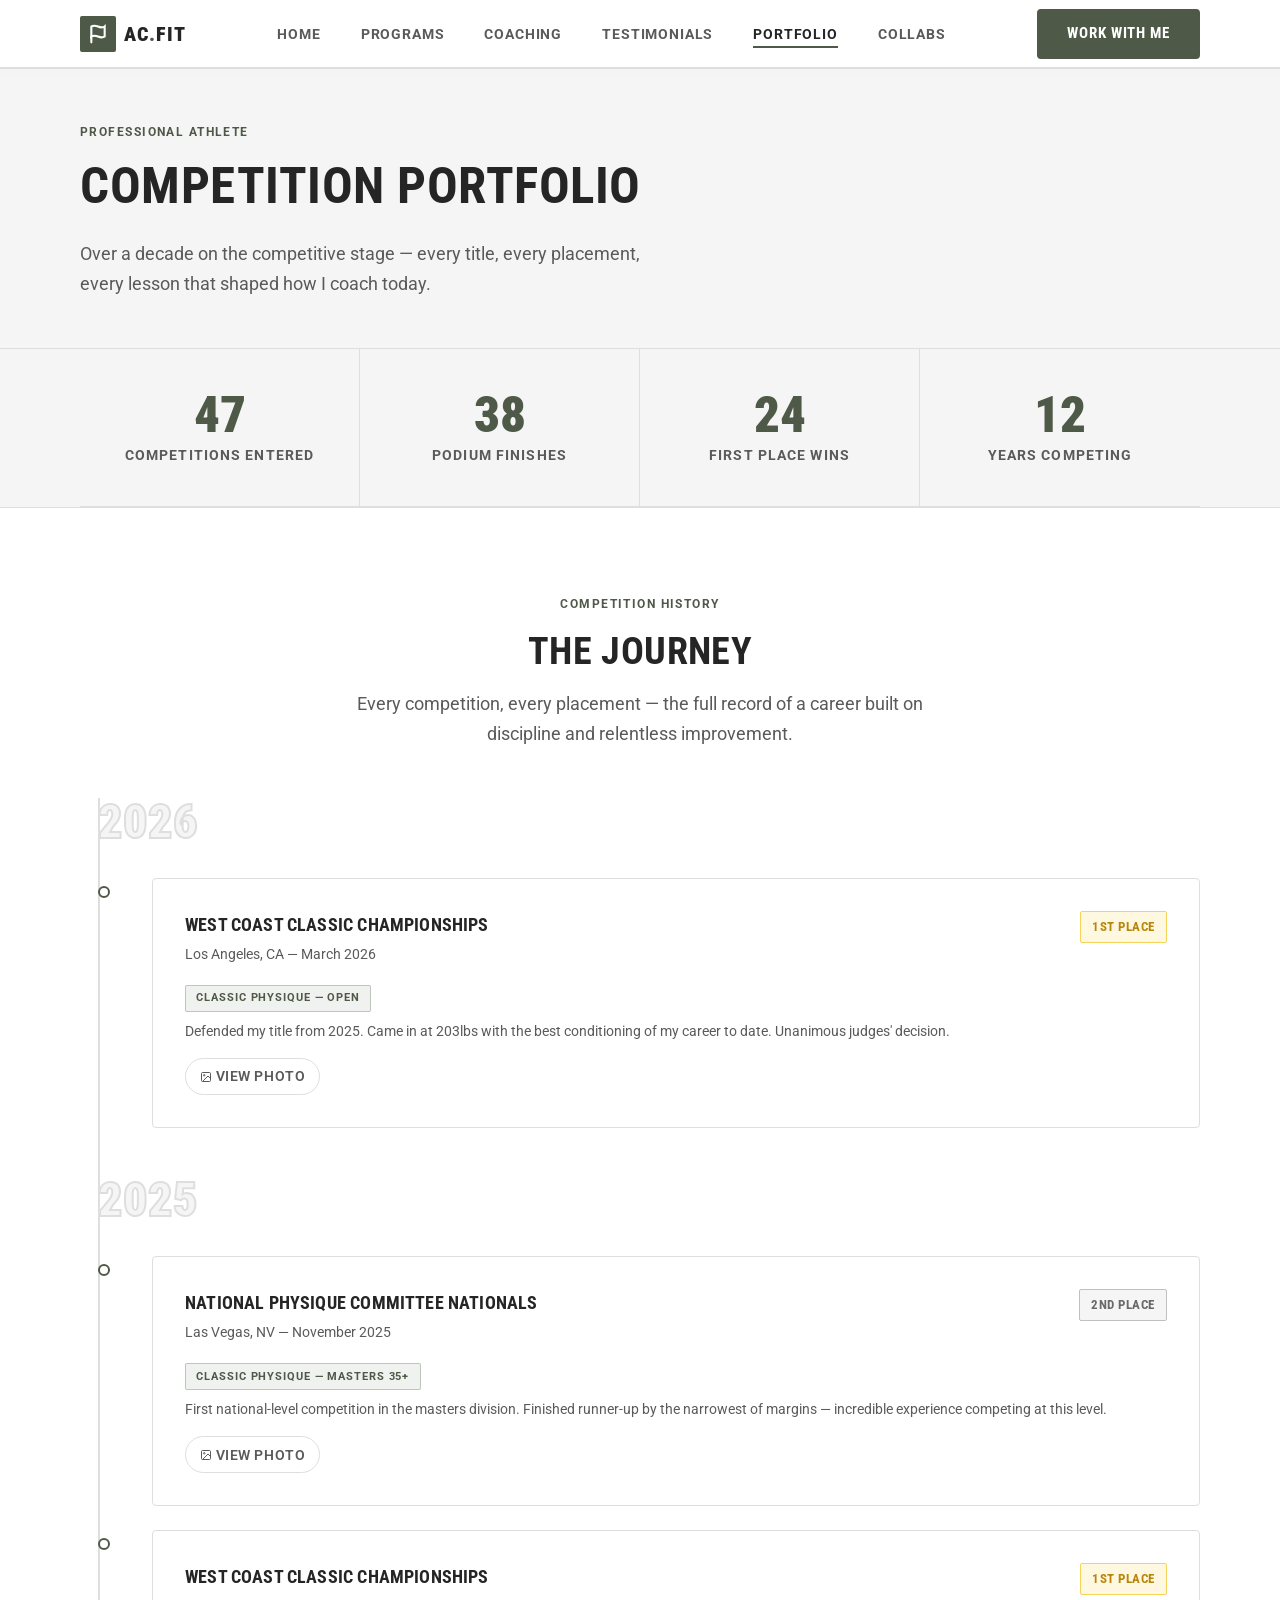
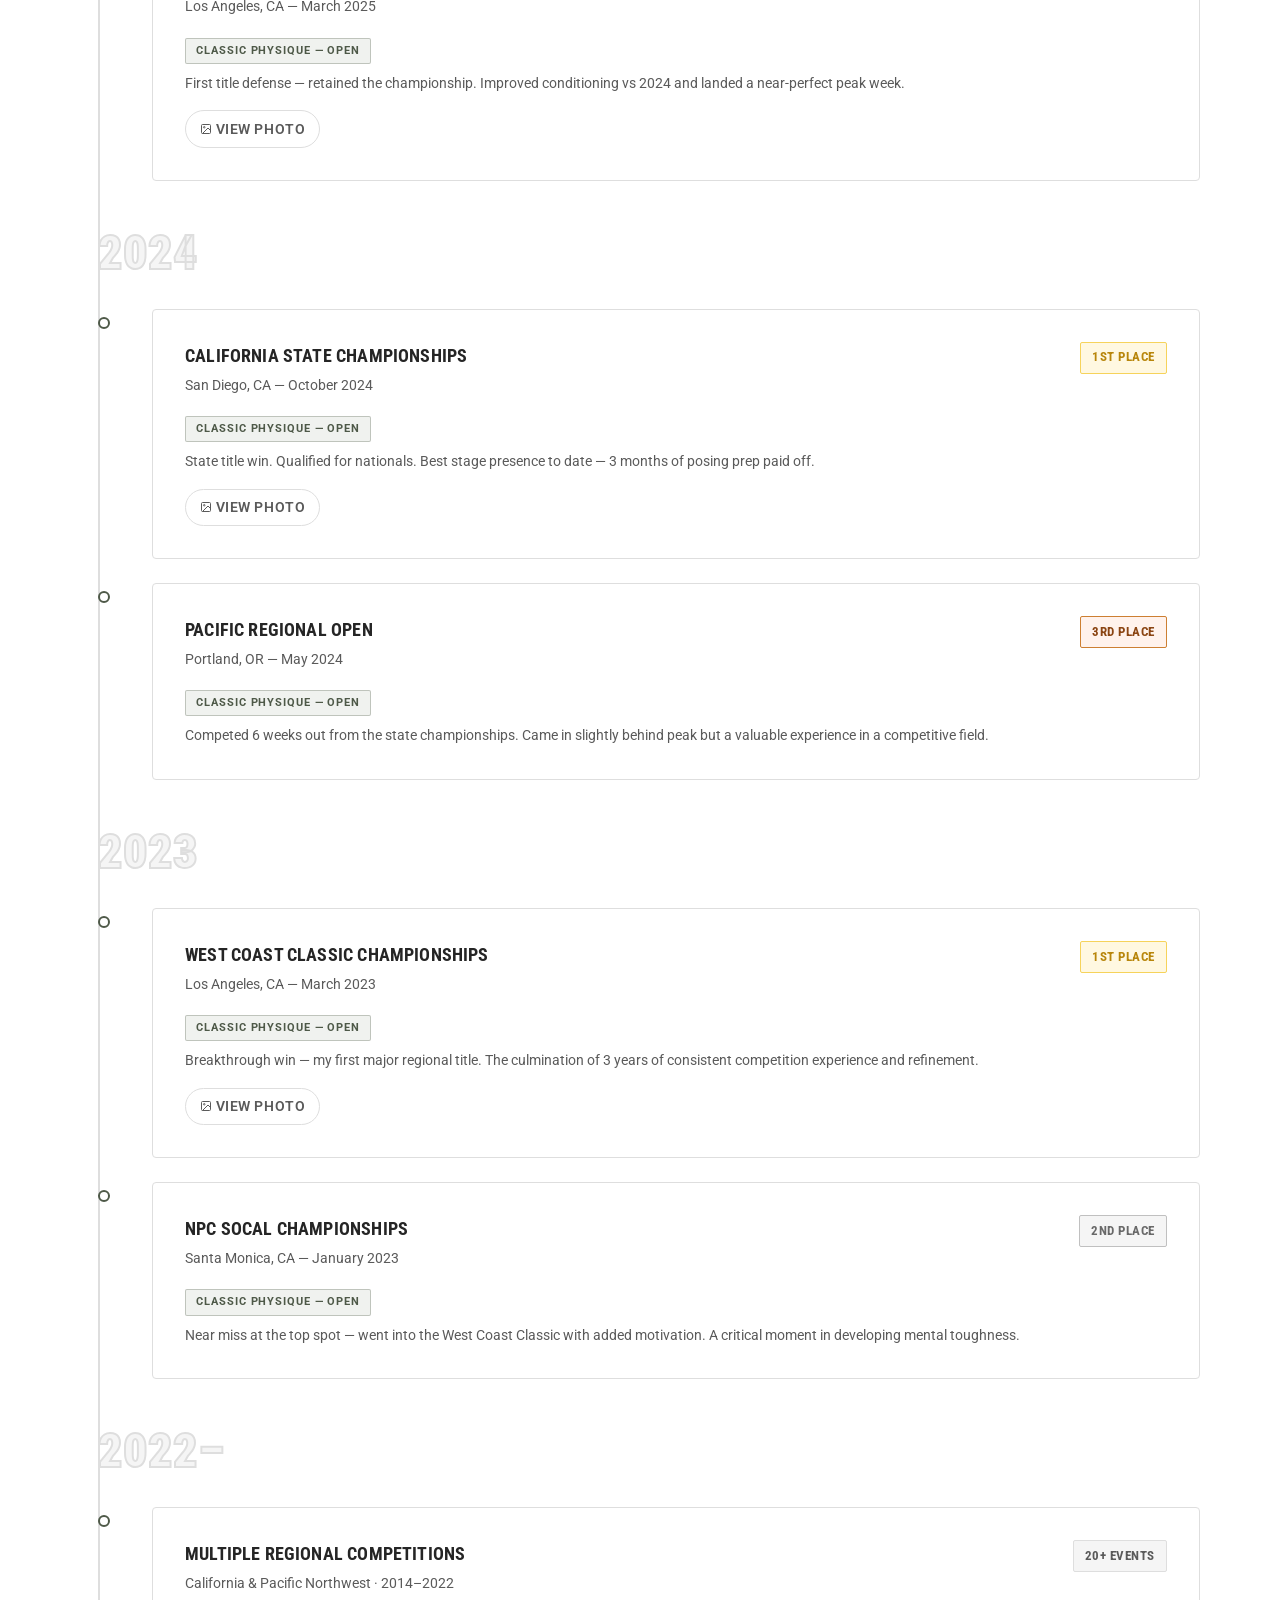
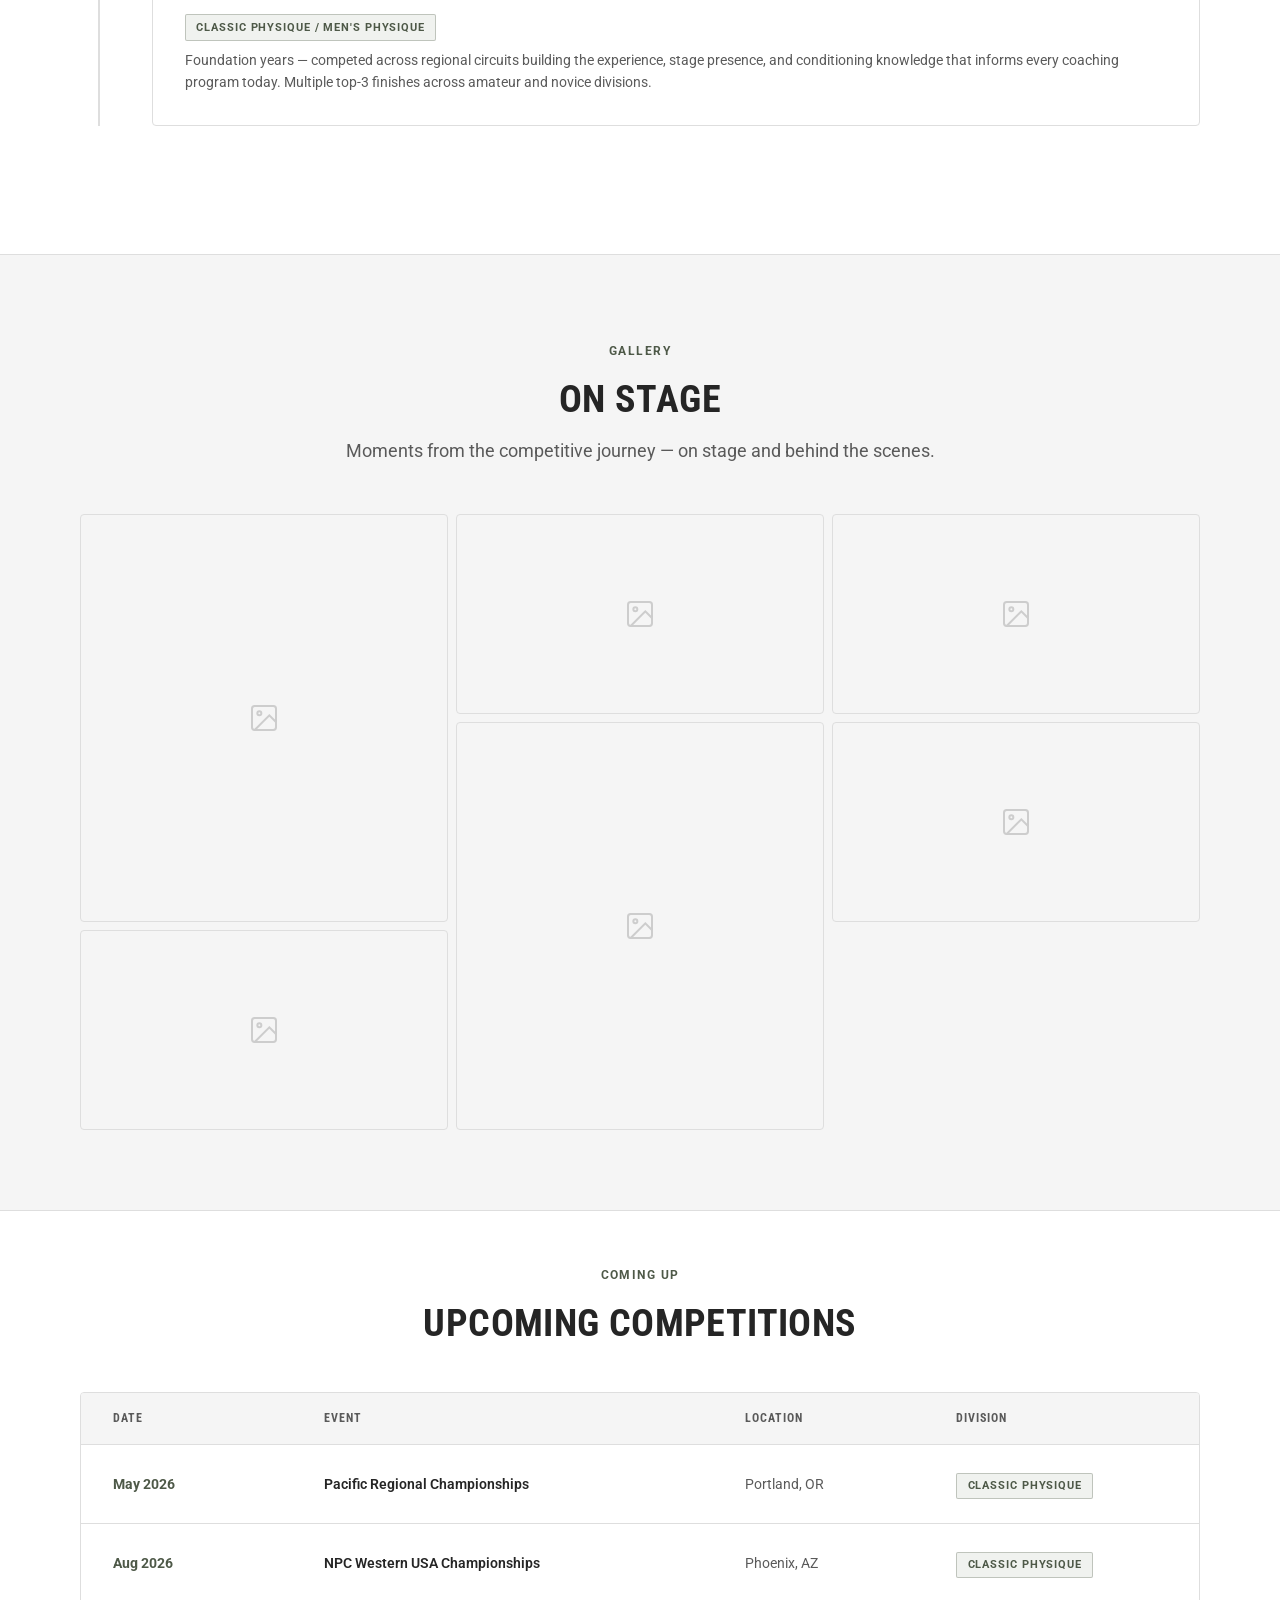
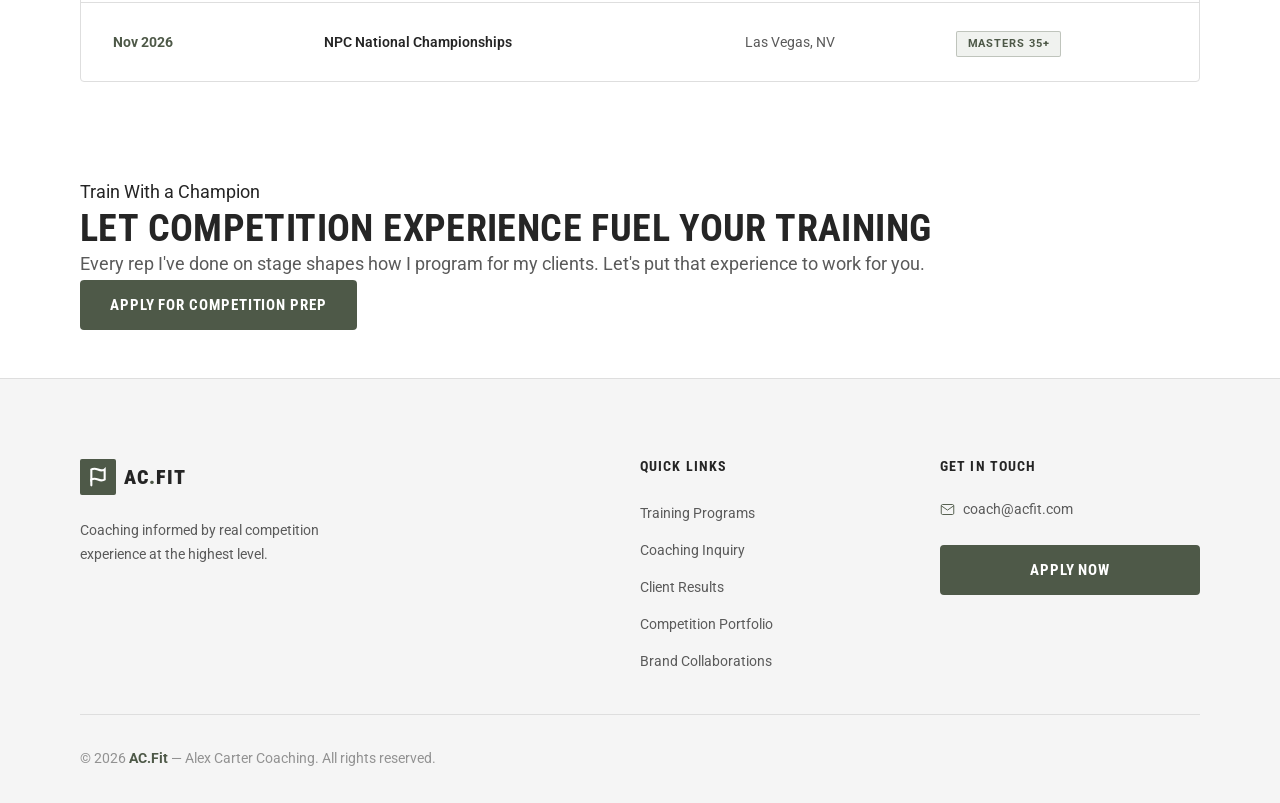
<file: competition.html>
<!DOCTYPE html>
<html lang="en">
<head>
  <meta charset="UTF-8">
  <meta name="viewport" content="width=device-width, initial-scale=1.0">
  <meta name="description" content="Alex Carter's full competition history — titles, placements, and a decade of elite performance on stage and on the platform.">
  <title>Competition Portfolio | Alex Carter Coaching</title>
  <link rel="icon" type="image/svg+xml" href="assets/icons/favicon.svg">
  <link rel="stylesheet" href="css/reset.css">
  <link rel="stylesheet" href="css/variables.css">
  <link rel="stylesheet" href="css/global.css">
  <link rel="stylesheet" href="css/nav.css">
  <link rel="stylesheet" href="css/footer.css">
  <link rel="stylesheet" href="css/animations.css">
  <link rel="stylesheet" href="css/pages/competition.css">
</head>
<body>

  <nav class="nav scrolled" aria-label="Main navigation">
    <div class="container nav-inner">
      <a href="/" class="nav-logo" aria-label="AC.Fit home">
        <div class="nav-logo-mark">
          <svg viewBox="0 0 24 24" fill="none" stroke="#FFFFFF" stroke-width="2.5" stroke-linecap="round">
            <path d="M4 15s1-1 4-1 5 2 8 2 4-1 4-1V3s-1 1-4 1-5-2-8-2-4 1-4 1z"/>
            <line x1="4" y1="22" x2="4" y2="15"/>
          </svg>
        </div>
        <span class="nav-logo-text">AC<span>.</span>Fit</span>
      </a>
      <ul class="nav-links" role="list">
        <li><a href="/">Home</a></li>
        <li><a href="/programs">Programs</a></li>
        <li><a href="/coaching">Coaching</a></li>
        <li><a href="/testimonials">Testimonials</a></li>
        <li><a href="/competition" class="active">Portfolio</a></li>
        <li><a href="/collaborations">Collabs</a></li>
      </ul>
      <div class="nav-cta">
        <a href="/coaching" class="btn btn-primary">Work With Me</a>
      </div>
      <button class="nav-hamburger" aria-label="Open menu" aria-expanded="false" aria-controls="nav-drawer">
        <span></span><span></span><span></span>
      </button>
    </div>
  </nav>

  <div class="nav-drawer" id="nav-drawer" role="navigation">
    <div class="nav-drawer-inner">
      <a href="/">Home</a>
      <a href="/programs">Programs</a>
      <a href="/coaching">Coaching</a>
      <a href="/testimonials">Testimonials</a>
      <a href="/competition" class="active">Portfolio</a>
      <a href="/collaborations">Collaborations</a>
      <a href="/coaching" class="btn btn-primary">Work With Me</a>
    </div>
  </div>

  <main>
    <section class="page-hero" aria-label="Competition portfolio">
      <div class="container">
        <div class="page-hero-content">
          <span class="eyebrow">Professional Athlete</span>
          <h1>Competition Portfolio</h1>
          
          <p>Over a decade on the competitive stage — every title, every placement, every lesson that shaped how I coach today.</p>
        </div>
      </div>
    </section>

    <!-- Achievements Bar -->
    <section class="achievements-bar" aria-label="Career statistics">
      <div class="container">
        <div class="achievements-inner">
          <div class="achievement-stat">
            <span class="achievement-number" data-target="47" data-suffix="">47</span>
            <div class="achievement-label">Competitions Entered</div>
          </div>
          <div class="achievement-stat">
            <span class="achievement-number" data-target="38" data-suffix="">38</span>
            <div class="achievement-label">Podium Finishes</div>
          </div>
          <div class="achievement-stat">
            <span class="achievement-number" data-target="24" data-suffix="">24</span>
            <div class="achievement-label">First Place Wins</div>
          </div>
          <div class="achievement-stat">
            <span class="achievement-number" data-target="12" data-suffix="">12</span>
            <div class="achievement-label">Years Competing</div>
          </div>
        </div>
      </div>
    </section>

    <!-- Timeline -->
    <section class="timeline-section section" aria-label="Competition history">
      <div class="container">
        <div class="section-header centered">
          <span class="eyebrow">Competition History</span>
          <h2>The Journey</h2>
          <p>Every competition, every placement — the full record of a career built on discipline and relentless improvement.</p>
        </div>

        <ol class="timeline" aria-label="Competition timeline">

          <!-- 2026 -->
          <li class="timeline-year-group">
            <div class="timeline-year" aria-label="2026">2026</div>

            <div class="timeline-item reveal">
              <div class="timeline-dot" aria-hidden="true"></div>
              <div class="timeline-card">
                <div class="timeline-card-header">
                  <div>
                    <div class="timeline-card-title">West Coast Classic Championships</div>
                    <div class="timeline-card-location">Los Angeles, CA — March 2026</div>
                  </div>
                  <span class="placement-badge placement-1st">1st Place</span>
                </div>
                <span class="badge badge-accent timeline-card-category">Classic Physique — Open</span>
                <p class="timeline-card-notes">Defended my title from 2025. Came in at 203lbs with the best conditioning of my career to date. Unanimous judges' decision.</p>
                <button class="timeline-card-photo-trigger" data-gallery-index="0" aria-label="View competition photo">
                  <svg viewBox="0 0 24 24" fill="none" stroke="currentColor" stroke-width="2" aria-hidden="true"><rect x="3" y="3" width="18" height="18" rx="2" ry="2"/><circle cx="8.5" cy="8.5" r="1.5"/><polyline points="21 15 16 10 5 21"/></svg>
                  View Photo
                </button>
              </div>
            </div>
          </li>

          <!-- 2025 -->
          <li class="timeline-year-group">
            <div class="timeline-year" aria-label="2025">2025</div>

            <div class="timeline-item reveal">
              <div class="timeline-dot" aria-hidden="true"></div>
              <div class="timeline-card">
                <div class="timeline-card-header">
                  <div>
                    <div class="timeline-card-title">National Physique Committee Nationals</div>
                    <div class="timeline-card-location">Las Vegas, NV — November 2025</div>
                  </div>
                  <span class="placement-badge placement-2nd">2nd Place</span>
                </div>
                <span class="badge badge-accent timeline-card-category">Classic Physique — Masters 35+</span>
                <p class="timeline-card-notes">First national-level competition in the masters division. Finished runner-up by the narrowest of margins — incredible experience competing at this level.</p>
                <button class="timeline-card-photo-trigger" data-gallery-index="1" aria-label="View competition photo">
                  <svg viewBox="0 0 24 24" fill="none" stroke="currentColor" stroke-width="2" aria-hidden="true"><rect x="3" y="3" width="18" height="18" rx="2" ry="2"/><circle cx="8.5" cy="8.5" r="1.5"/><polyline points="21 15 16 10 5 21"/></svg>
                  View Photo
                </button>
              </div>
            </div>

            <div class="timeline-item reveal" data-delay="100">
              <div class="timeline-dot" aria-hidden="true"></div>
              <div class="timeline-card">
                <div class="timeline-card-header">
                  <div>
                    <div class="timeline-card-title">West Coast Classic Championships</div>
                    <div class="timeline-card-location">Los Angeles, CA — March 2025</div>
                  </div>
                  <span class="placement-badge placement-1st">1st Place</span>
                </div>
                <span class="badge badge-accent timeline-card-category">Classic Physique — Open</span>
                <p class="timeline-card-notes">First title defense — retained the championship. Improved conditioning vs 2024 and landed a near-perfect peak week.</p>
                <button class="timeline-card-photo-trigger" data-gallery-index="2" aria-label="View competition photo">
                  <svg viewBox="0 0 24 24" fill="none" stroke="currentColor" stroke-width="2" aria-hidden="true"><rect x="3" y="3" width="18" height="18" rx="2" ry="2"/><circle cx="8.5" cy="8.5" r="1.5"/><polyline points="21 15 16 10 5 21"/></svg>
                  View Photo
                </button>
              </div>
            </div>
          </li>

          <!-- 2024 -->
          <li class="timeline-year-group">
            <div class="timeline-year" aria-label="2024">2024</div>

            <div class="timeline-item reveal">
              <div class="timeline-dot" aria-hidden="true"></div>
              <div class="timeline-card">
                <div class="timeline-card-header">
                  <div>
                    <div class="timeline-card-title">California State Championships</div>
                    <div class="timeline-card-location">San Diego, CA — October 2024</div>
                  </div>
                  <span class="placement-badge placement-1st">1st Place</span>
                </div>
                <span class="badge badge-accent timeline-card-category">Classic Physique — Open</span>
                <p class="timeline-card-notes">State title win. Qualified for nationals. Best stage presence to date — 3 months of posing prep paid off.</p>
                <button class="timeline-card-photo-trigger" data-gallery-index="3" aria-label="View competition photo">
                  <svg viewBox="0 0 24 24" fill="none" stroke="currentColor" stroke-width="2" aria-hidden="true"><rect x="3" y="3" width="18" height="18" rx="2" ry="2"/><circle cx="8.5" cy="8.5" r="1.5"/><polyline points="21 15 16 10 5 21"/></svg>
                  View Photo
                </button>
              </div>
            </div>

            <div class="timeline-item reveal" data-delay="100">
              <div class="timeline-dot" aria-hidden="true"></div>
              <div class="timeline-card">
                <div class="timeline-card-header">
                  <div>
                    <div class="timeline-card-title">Pacific Regional Open</div>
                    <div class="timeline-card-location">Portland, OR — May 2024</div>
                  </div>
                  <span class="placement-badge placement-3rd">3rd Place</span>
                </div>
                <span class="badge badge-accent timeline-card-category">Classic Physique — Open</span>
                <p class="timeline-card-notes">Competed 6 weeks out from the state championships. Came in slightly behind peak but a valuable experience in a competitive field.</p>
              </div>
            </div>
          </li>

          <!-- 2023 -->
          <li class="timeline-year-group">
            <div class="timeline-year" aria-label="2023">2023</div>

            <div class="timeline-item reveal">
              <div class="timeline-dot" aria-hidden="true"></div>
              <div class="timeline-card">
                <div class="timeline-card-header">
                  <div>
                    <div class="timeline-card-title">West Coast Classic Championships</div>
                    <div class="timeline-card-location">Los Angeles, CA — March 2023</div>
                  </div>
                  <span class="placement-badge placement-1st">1st Place</span>
                </div>
                <span class="badge badge-accent timeline-card-category">Classic Physique — Open</span>
                <p class="timeline-card-notes">Breakthrough win — my first major regional title. The culmination of 3 years of consistent competition experience and refinement.</p>
                <button class="timeline-card-photo-trigger" data-gallery-index="4" aria-label="View competition photo">
                  <svg viewBox="0 0 24 24" fill="none" stroke="currentColor" stroke-width="2" aria-hidden="true"><rect x="3" y="3" width="18" height="18" rx="2" ry="2"/><circle cx="8.5" cy="8.5" r="1.5"/><polyline points="21 15 16 10 5 21"/></svg>
                  View Photo
                </button>
              </div>
            </div>

            <div class="timeline-item reveal" data-delay="100">
              <div class="timeline-dot" aria-hidden="true"></div>
              <div class="timeline-card">
                <div class="timeline-card-header">
                  <div>
                    <div class="timeline-card-title">NPC SoCal Championships</div>
                    <div class="timeline-card-location">Santa Monica, CA — January 2023</div>
                  </div>
                  <span class="placement-badge placement-2nd">2nd Place</span>
                </div>
                <span class="badge badge-accent timeline-card-category">Classic Physique — Open</span>
                <p class="timeline-card-notes">Near miss at the top spot — went into the West Coast Classic with added motivation. A critical moment in developing mental toughness.</p>
              </div>
            </div>
          </li>

          <!-- 2022 & Earlier -->
          <li class="timeline-year-group">
            <div class="timeline-year" aria-label="2022 and earlier">2022–</div>

            <div class="timeline-item reveal">
              <div class="timeline-dot" aria-hidden="true"></div>
              <div class="timeline-card">
                <div class="timeline-card-header">
                  <div>
                    <div class="timeline-card-title">Multiple Regional Competitions</div>
                    <div class="timeline-card-location">California & Pacific Northwest · 2014–2022</div>
                  </div>
                  <span class="placement-badge placement-other">20+ Events</span>
                </div>
                <span class="badge badge-accent timeline-card-category">Classic Physique / Men's Physique</span>
                <p class="timeline-card-notes">Foundation years — competed across regional circuits building the experience, stage presence, and conditioning knowledge that informs every coaching program today. Multiple top-3 finishes across amateur and novice divisions.</p>
              </div>
            </div>
          </li>

        </ol>
      </div>
    </section>

    <!-- Photo Gallery -->
    <section class="gallery-section section" aria-label="Competition photos">
      <div class="container">
        <div class="section-header centered">
          <span class="eyebrow">Gallery</span>
          <h2>On Stage</h2>
          <p>Moments from the competitive journey — on stage and behind the scenes.</p>
        </div>
        <div class="gallery-grid" role="list">
          <div class="gallery-item" role="listitem" tabindex="0" aria-label="Competition photo 1 — West Coast Classic 2026">
            <svg viewBox="0 0 24 24" fill="none" stroke="currentColor" stroke-width="1.5" stroke-linecap="round"><rect x="3" y="3" width="18" height="18" rx="2"/><circle cx="8.5" cy="8.5" r="1.5"/><polyline points="21 15 16 10 5 21"/></svg>
            <div class="gallery-overlay">
              <span class="gallery-overlay-icon">
                <svg viewBox="0 0 24 24" fill="none" stroke="currentColor" stroke-width="2" aria-hidden="true"><path d="M1 6s4-2 11-2 11 2 11 2v12s-4 2-11 2S1 18 1 18V6z"/><circle cx="12" cy="12" r="4"/></svg>
              </span>
            </div>
          </div>
          <div class="gallery-item" role="listitem" tabindex="0" aria-label="Competition photo 2 — NPC Nationals 2025">
            <svg viewBox="0 0 24 24" fill="none" stroke="currentColor" stroke-width="1.5" stroke-linecap="round"><rect x="3" y="3" width="18" height="18" rx="2"/><circle cx="8.5" cy="8.5" r="1.5"/><polyline points="21 15 16 10 5 21"/></svg>
            <div class="gallery-overlay">
              <span class="gallery-overlay-icon">
                <svg viewBox="0 0 24 24" fill="none" stroke="currentColor" stroke-width="2" aria-hidden="true"><path d="M1 6s4-2 11-2 11 2 11 2v12s-4 2-11 2S1 18 1 18V6z"/><circle cx="12" cy="12" r="4"/></svg>
              </span>
            </div>
          </div>
          <div class="gallery-item" role="listitem" tabindex="0" aria-label="Competition photo 3 — West Coast Classic 2025">
            <svg viewBox="0 0 24 24" fill="none" stroke="currentColor" stroke-width="1.5" stroke-linecap="round"><rect x="3" y="3" width="18" height="18" rx="2"/><circle cx="8.5" cy="8.5" r="1.5"/><polyline points="21 15 16 10 5 21"/></svg>
            <div class="gallery-overlay">
              <span class="gallery-overlay-icon">
                <svg viewBox="0 0 24 24" fill="none" stroke="currentColor" stroke-width="2" aria-hidden="true"><path d="M1 6s4-2 11-2 11 2 11 2v12s-4 2-11 2S1 18 1 18V6z"/><circle cx="12" cy="12" r="4"/></svg>
              </span>
            </div>
          </div>
          <div class="gallery-item" role="listitem" tabindex="0" aria-label="Competition photo 4 — California State 2024">
            <svg viewBox="0 0 24 24" fill="none" stroke="currentColor" stroke-width="1.5" stroke-linecap="round"><rect x="3" y="3" width="18" height="18" rx="2"/><circle cx="8.5" cy="8.5" r="1.5"/><polyline points="21 15 16 10 5 21"/></svg>
            <div class="gallery-overlay">
              <span class="gallery-overlay-icon">
                <svg viewBox="0 0 24 24" fill="none" stroke="currentColor" stroke-width="2" aria-hidden="true"><path d="M1 6s4-2 11-2 11 2 11 2v12s-4 2-11 2S1 18 1 18V6z"/><circle cx="12" cy="12" r="4"/></svg>
              </span>
            </div>
          </div>
          <div class="gallery-item" role="listitem" tabindex="0" aria-label="Competition photo 5 — West Coast Classic 2023">
            <svg viewBox="0 0 24 24" fill="none" stroke="currentColor" stroke-width="1.5" stroke-linecap="round"><rect x="3" y="3" width="18" height="18" rx="2"/><circle cx="8.5" cy="8.5" r="1.5"/><polyline points="21 15 16 10 5 21"/></svg>
            <div class="gallery-overlay">
              <span class="gallery-overlay-icon">
                <svg viewBox="0 0 24 24" fill="none" stroke="currentColor" stroke-width="2" aria-hidden="true"><path d="M1 6s4-2 11-2 11 2 11 2v12s-4 2-11 2S1 18 1 18V6z"/><circle cx="12" cy="12" r="4"/></svg>
              </span>
            </div>
          </div>
          <div class="gallery-item" role="listitem" tabindex="0" aria-label="Competition photo 6 — Training">
            <svg viewBox="0 0 24 24" fill="none" stroke="currentColor" stroke-width="1.5" stroke-linecap="round"><rect x="3" y="3" width="18" height="18" rx="2"/><circle cx="8.5" cy="8.5" r="1.5"/><polyline points="21 15 16 10 5 21"/></svg>
            <div class="gallery-overlay">
              <span class="gallery-overlay-icon">
                <svg viewBox="0 0 24 24" fill="none" stroke="currentColor" stroke-width="2" aria-hidden="true"><path d="M1 6s4-2 11-2 11 2 11 2v12s-4 2-11 2S1 18 1 18V6z"/><circle cx="12" cy="12" r="4"/></svg>
              </span>
            </div>
          </div>
        </div>
      </div>
    </section>

    <!-- Upcoming Events -->
    <section class="upcoming-section section-sm" aria-label="Upcoming competitions">
      <div class="container">
        <div class="section-header centered">
          <span class="eyebrow">Coming Up</span>
          <h2>Upcoming Competitions</h2>
        </div>
        <div class="events-table" role="table" aria-label="Upcoming competition schedule">
          <div class="events-table-header" role="row">
            <span role="columnheader">Date</span>
            <span role="columnheader">Event</span>
            <span role="columnheader">Location</span>
            <span role="columnheader">Division</span>
          </div>
          <div class="events-table-row" role="row">
            <span class="date" role="cell">May 2026</span>
            <span class="event-name" role="cell">Pacific Regional Championships</span>
            <span class="location" role="cell">Portland, OR</span>
            <span role="cell"><span class="badge badge-accent">Classic Physique</span></span>
          </div>
          <div class="events-table-row" role="row">
            <span class="date" role="cell">Aug 2026</span>
            <span class="event-name" role="cell">NPC Western USA Championships</span>
            <span class="location" role="cell">Phoenix, AZ</span>
            <span role="cell"><span class="badge badge-accent">Classic Physique</span></span>
          </div>
          <div class="events-table-row" role="row">
            <span class="date" role="cell">Nov 2026</span>
            <span class="event-name" role="cell">NPC National Championships</span>
            <span class="location" role="cell">Las Vegas, NV</span>
            <span role="cell"><span class="badge badge-accent">Masters 35+</span></span>
          </div>
        </div>
      </div>
    </section>

    <!-- CTA -->
    <section class="cta-banner section-sm" aria-label="Call to action">
      <div class="container">
        <div class="cta-banner-inner">
          <span class="eyebrow">Train With a Champion</span>
          <h2>Let Competition Experience Fuel Your Training</h2>
          <p>Every rep I've done on stage shapes how I program for my clients. Let's put that experience to work for you.</p>
          <div class="cta-banner-actions">
            <a href="/coaching" class="btn btn-primary">Apply for Competition Prep</a>
            <a href="/testimonials" class="btn btn-outline-white">Read Client Stories</a>
          </div>
        </div>
      </div>
    </section>
  </main>

  <!-- Lightbox -->
  <div class="lightbox" id="lightbox" role="dialog" aria-modal="true" aria-label="Competition photo lightbox">
    <button class="lightbox-close" aria-label="Close lightbox">
      <svg viewBox="0 0 24 24" fill="none" stroke="currentColor" stroke-width="2" aria-hidden="true"><line x1="18" y1="6" x2="6" y2="18"/><line x1="6" y1="6" x2="18" y2="18"/></svg>
    </button>
    <button class="lightbox-nav lightbox-prev" aria-label="Previous photo">
      <svg viewBox="0 0 24 24" fill="none" stroke="currentColor" stroke-width="2" aria-hidden="true"><path d="M15 18l-6-6 6-6"/></svg>
    </button>
    <div class="lightbox-image-wrap" aria-live="polite"></div>
    <button class="lightbox-nav lightbox-next" aria-label="Next photo">
      <svg viewBox="0 0 24 24" fill="none" stroke="currentColor" stroke-width="2" aria-hidden="true"><path d="M9 18l6-6-6-6"/></svg>
    </button>
    <div class="lightbox-counter" aria-live="polite"></div>
  </div>

  <footer class="footer" aria-label="Site footer">
    <div class="container">
      <div class="footer-grid">
        <div class="footer-brand">
          <a href="/" class="nav-logo">
            <div class="nav-logo-mark">
              <svg viewBox="0 0 24 24" fill="none" stroke="#FFFFFF" stroke-width="2.5" stroke-linecap="round">
                <path d="M4 15s1-1 4-1 5 2 8 2 4-1 4-1V3s-1 1-4 1-5-2-8-2-4 1-4 1z"/>
                <line x1="4" y1="22" x2="4" y2="15"/>
              </svg>
            </div>
            <span class="nav-logo-text">AC<span>.</span>Fit</span>
          </a>
          <p>Coaching informed by real competition experience at the highest level.</p>
        </div>
        <div class="footer-links">
          <h4>Quick Links</h4>
          <ul>
            <li><a href="/programs">Training Programs</a></li>
            <li><a href="/coaching">Coaching Inquiry</a></li>
            <li><a href="/testimonials">Client Results</a></li>
            <li><a href="/competition">Competition Portfolio</a></li>
            <li><a href="/collaborations">Brand Collaborations</a></li>
          </ul>
        </div>
        <div class="footer-contact">
          <h4>Get in Touch</h4>
          <div class="footer-contact-item">
            <svg viewBox="0 0 24 24" fill="none" stroke="currentColor" stroke-width="1.5" aria-hidden="true"><path d="M4 4h16c1.1 0 2 .9 2 2v12c0 1.1-.9 2-2 2H4c-1.1 0-2-.9-2-2V6c0-1.1.9-2 2-2z"/><polyline points="22,6 12,13 2,6"/></svg>
            coach@acfit.com
          </div>
          <div style="margin-top: 1.5rem;"><a href="/coaching" class="btn btn-primary" style="width:100%; justify-content:center;">Apply Now</a></div>
        </div>
      </div>
      <div class="footer-bottom">
        <p>© 2026 <span>AC.Fit</span> — Alex Carter Coaching. All rights reserved.</p>
      </div>
    </div>
  </footer>

  <script src="js/animations.js"></script>
  <script src="js/nav.js"></script>
  <script src="js/pages/competition.js"></script>
</body>
</html>
</file>
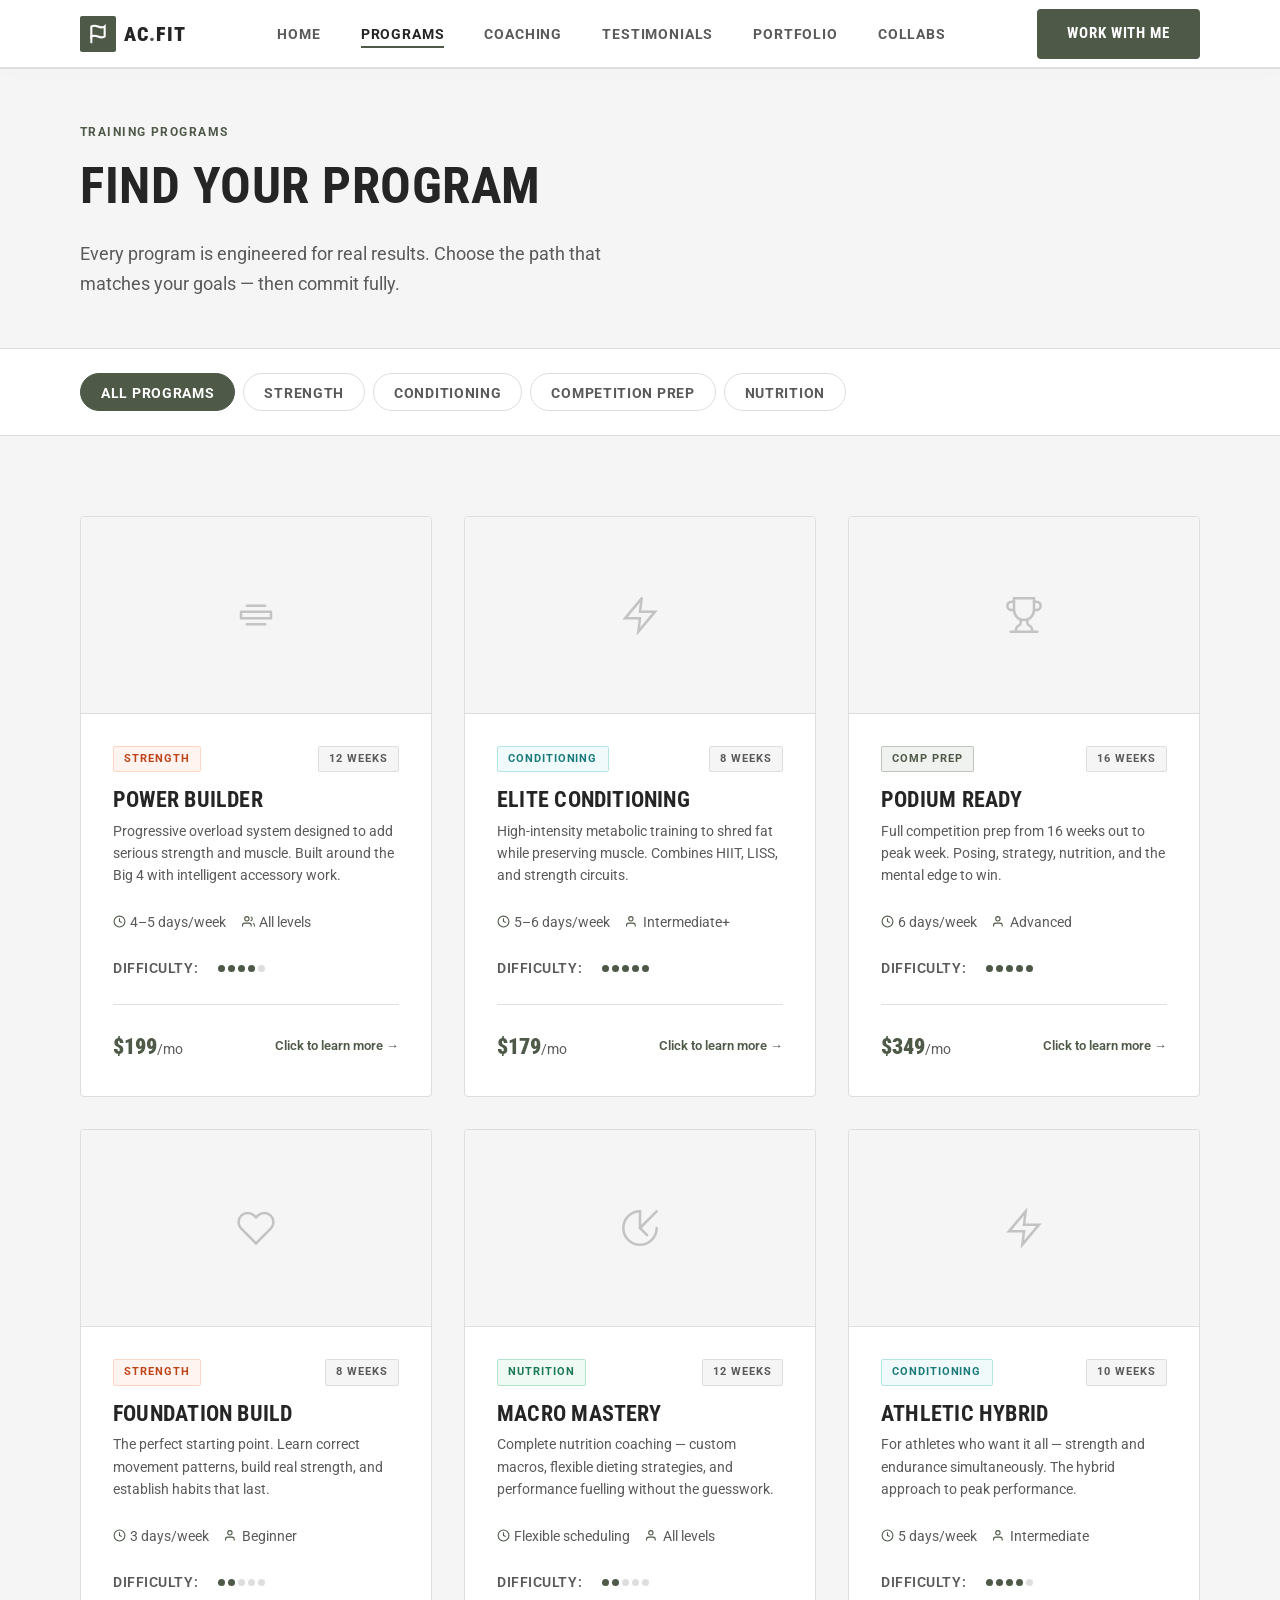
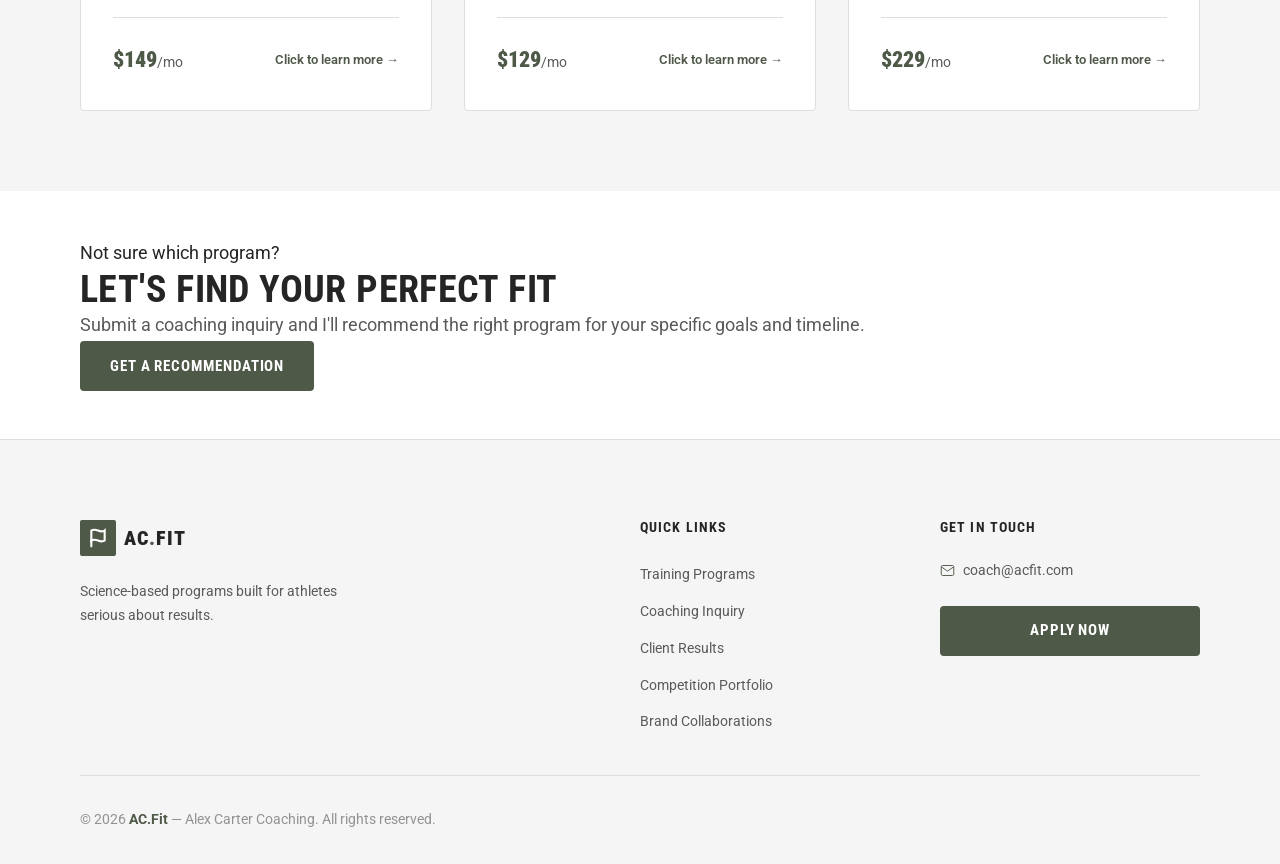
<file: programs.html>
<!DOCTYPE html>
<html lang="en">
<head>
  <meta charset="UTF-8">
  <meta name="viewport" content="width=device-width, initial-scale=1.0">
  <meta name="description" content="Browse all training programs — strength, conditioning, competition prep, and nutrition coaching designed for serious athletes.">
  <title>Programs | Alex Carter Coaching</title>
  <link rel="icon" type="image/svg+xml" href="assets/icons/favicon.svg">
  <link rel="stylesheet" href="css/reset.css">
  <link rel="stylesheet" href="css/variables.css">
  <link rel="stylesheet" href="css/global.css">
  <link rel="stylesheet" href="css/nav.css">
  <link rel="stylesheet" href="css/footer.css">
  <link rel="stylesheet" href="css/animations.css">
  <link rel="stylesheet" href="css/pages/programs.css">
</head>
<body>

  <nav class="nav scrolled" aria-label="Main navigation">
    <div class="container nav-inner">
      <a href="/" class="nav-logo" aria-label="AC.Fit home">
        <div class="nav-logo-mark">
          <svg viewBox="0 0 24 24" fill="none" stroke="#FFFFFF" stroke-width="2.5" stroke-linecap="round">
            <path d="M4 15s1-1 4-1 5 2 8 2 4-1 4-1V3s-1 1-4 1-5-2-8-2-4 1-4 1z"/>
            <line x1="4" y1="22" x2="4" y2="15"/>
          </svg>
        </div>
        <span class="nav-logo-text">AC<span>.</span>Fit</span>
      </a>
      <ul class="nav-links" role="list">
        <li><a href="/">Home</a></li>
        <li><a href="/programs" class="active">Programs</a></li>
        <li><a href="/coaching">Coaching</a></li>
        <li><a href="/testimonials">Testimonials</a></li>
        <li><a href="/competition">Portfolio</a></li>
        <li><a href="/collaborations">Collabs</a></li>
      </ul>
      <div class="nav-cta">
        <a href="/coaching" class="btn btn-primary">Work With Me</a>
      </div>
      <button class="nav-hamburger" aria-label="Open menu" aria-expanded="false" aria-controls="nav-drawer">
        <span></span><span></span><span></span>
      </button>
    </div>
  </nav>

  <div class="nav-drawer" id="nav-drawer" role="navigation" aria-label="Mobile navigation">
    <div class="nav-drawer-inner">
      <a href="/">Home</a>
      <a href="/programs" class="active">Programs</a>
      <a href="/coaching">Coaching</a>
      <a href="/testimonials">Testimonials</a>
      <a href="/competition">Portfolio</a>
      <a href="/collaborations">Collaborations</a>
      <a href="/coaching" class="btn btn-primary">Work With Me</a>
    </div>
  </div>

  <main>
    <!-- Page Hero -->
    <section class="page-hero" aria-label="Programs">
      <div class="container">
        <div class="page-hero-content">
          <span class="eyebrow">Training Programs</span>
          <h1>Find Your Program</h1>
          
          <p>Every program is engineered for real results. Choose the path that matches your goals — then commit fully.</p>
        </div>
      </div>
    </section>

    <!-- Filter Tabs -->
    <div class="filter-section" role="navigation" aria-label="Program filter">
      <div class="container">
        <div class="filter-tabs" role="tablist">
          <button class="filter-tab active" data-filter="all" role="tab" aria-selected="true">All Programs</button>
          <button class="filter-tab" data-filter="strength" role="tab" aria-selected="false">Strength</button>
          <button class="filter-tab" data-filter="conditioning" role="tab" aria-selected="false">Conditioning</button>
          <button class="filter-tab" data-filter="competition" role="tab" aria-selected="false">Competition Prep</button>
          <button class="filter-tab" data-filter="nutrition" role="tab" aria-selected="false">Nutrition</button>
        </div>
      </div>
    </div>

    <!-- Programs Grid -->
    <section class="programs-grid-section section" aria-label="Programs listing">
      <div class="container">
        <div class="programs-grid">

          <!-- Power Builder -->
          <article class="program-card reveal"
            data-category="strength"
            data-title="Power Builder"
            data-duration="12 Weeks"
            data-difficulty="4"
            data-price="From $199/mo"
            data-description="A 12-week progressive overload program engineered to add serious strength and muscle mass. Built around compound lifts with intelligent periodisation."
            data-includes="Customised weekly training plan|Progressive overload tracking|Weekly check-ins with form review|Supplement guidance|Private messaging access">
            <div class="program-card-image" aria-hidden="true"><svg viewBox="0 0 24 24" fill="none" stroke="currentColor" stroke-width="1.5" stroke-linecap="round"><path d="M6.5 6.5h11M6.5 17.5h11M4 10h16M4 14h16M3 10v4M21 10v4"/></svg></div>
            <div class="program-card-body">
              <div class="program-card-header">
                <span class="badge badge-strength">Strength</span>
                <span class="badge">12 Weeks</span>
              </div>
              <h3>Power Builder</h3>
              <p>Progressive overload system designed to add serious strength and muscle. Built around the Big 4 with intelligent accessory work.</p>
              <div class="program-card-details">
                <span class="program-detail-item">
                  <svg viewBox="0 0 24 24" fill="none" stroke="currentColor" stroke-width="2" aria-hidden="true"><circle cx="12" cy="12" r="10"/><polyline points="12 6 12 12 16 14"/></svg>
                  4–5 days/week
                </span>
                <span class="program-detail-item">
                  <svg viewBox="0 0 24 24" fill="none" stroke="currentColor" stroke-width="2" aria-hidden="true"><path d="M17 21v-2a4 4 0 0 0-4-4H5a4 4 0 0 0-4 4v2"/><circle cx="9" cy="7" r="4"/><path d="M23 21v-2a4 4 0 0 0-3-3.87"/><path d="M16 3.13a4 4 0 0 1 0 7.75"/></svg>
                  All levels
                </span>
              </div>
              <div class="program-card-details" style="margin-top: 0;">
                <span class="difficulty-label">Difficulty:</span>
                <div class="difficulty" aria-label="Difficulty: 4 out of 5">
                  <span class="difficulty-dot filled"></span>
                  <span class="difficulty-dot filled"></span>
                  <span class="difficulty-dot filled"></span>
                  <span class="difficulty-dot filled"></span>
                  <span class="difficulty-dot"></span>
                </div>
              </div>
              <div class="program-card-footer">
                <div class="program-price">$199<span class="program-price-per">/mo</span></div>
                <span style="font-size: 0.8rem; color: var(--color-accent); font-weight: 600;">Click to learn more →</span>
              </div>
            </div>
          </article>

          <!-- Elite Conditioning -->
          <article class="program-card reveal" data-delay="100"
            data-category="conditioning"
            data-title="Elite Conditioning"
            data-duration="8 Weeks"
            data-difficulty="5"
            data-price="From $179/mo"
            data-description="8 weeks of high-intensity metabolic training built to torch fat while preserving hard-earned muscle. Combines HIIT, LISS, and strength circuits."
            data-includes="Daily training sessions|Cardio programming|Heart rate zone targets|Bi-weekly body composition check-ins|Nutrition targets">
            <div class="program-card-image" aria-hidden="true"><svg viewBox="0 0 24 24" fill="none" stroke="currentColor" stroke-width="1.5" stroke-linecap="round"><polyline points="13 2 3 14 12 14 11 22 21 10 12 10 13 2"/></svg></div>
            <div class="program-card-body">
              <div class="program-card-header">
                <span class="badge badge-conditioning">Conditioning</span>
                <span class="badge">8 Weeks</span>
              </div>
              <h3>Elite Conditioning</h3>
              <p>High-intensity metabolic training to shred fat while preserving muscle. Combines HIIT, LISS, and strength circuits.</p>
              <div class="program-card-details">
                <span class="program-detail-item">
                  <svg viewBox="0 0 24 24" fill="none" stroke="currentColor" stroke-width="2" aria-hidden="true"><circle cx="12" cy="12" r="10"/><polyline points="12 6 12 12 16 14"/></svg>
                  5–6 days/week
                </span>
                <span class="program-detail-item">
                  <svg viewBox="0 0 24 24" fill="none" stroke="currentColor" stroke-width="2" aria-hidden="true"><path d="M17 21v-2a4 4 0 0 0-4-4H5a4 4 0 0 0-4 4v2"/><circle cx="9" cy="7" r="4"/></svg>
                  Intermediate+
                </span>
              </div>
              <div class="program-card-details" style="margin-top: 0;">
                <span class="difficulty-label">Difficulty:</span>
                <div class="difficulty" aria-label="Difficulty: 5 out of 5">
                  <span class="difficulty-dot filled"></span>
                  <span class="difficulty-dot filled"></span>
                  <span class="difficulty-dot filled"></span>
                  <span class="difficulty-dot filled"></span>
                  <span class="difficulty-dot filled"></span>
                </div>
              </div>
              <div class="program-card-footer">
                <div class="program-price">$179<span class="program-price-per">/mo</span></div>
                <span style="font-size: 0.8rem; color: var(--color-accent); font-weight: 600;">Click to learn more →</span>
              </div>
            </div>
          </article>

          <!-- Podium Ready -->
          <article class="program-card reveal" data-delay="200"
            data-category="competition"
            data-title="Podium Ready"
            data-duration="16 Weeks"
            data-difficulty="5"
            data-price="From $349/mo"
            data-description="Full competition prep protocol with peak week planning, posing/strategy coaching, and comprehensive nutrition management. Built for athletes who want the podium."
            data-includes="Personalised 16-week prep plan|Peak week protocol|Posing/strategy sessions|Daily check-ins during peak week|Full macro & calorie programming|Competition day logistics guide">
            <div class="program-card-image" aria-hidden="true"><svg viewBox="0 0 24 24" fill="none" stroke="currentColor" stroke-width="1.5" stroke-linecap="round"><path d="M6 9H4.5a2.5 2.5 0 0 1 0-5H6"/><path d="M18 9h1.5a2.5 2.5 0 0 0 0-5H18"/><path d="M4 22h16"/><path d="M10 14.66V17c0 .55-.47.98-.97 1.21C7.85 18.75 7 20.24 7 22"/><path d="M14 14.66V17c0 .55.47.98.97 1.21C16.15 18.75 17 20.24 17 22"/><path d="M18 2H6v7a6 6 0 0 0 12 0V2z"/></svg></div>
            <div class="program-card-body">
              <div class="program-card-header">
                <span class="badge badge-competition">Comp Prep</span>
                <span class="badge">16 Weeks</span>
              </div>
              <h3>Podium Ready</h3>
              <p>Full competition prep from 16 weeks out to peak week. Posing, strategy, nutrition, and the mental edge to win.</p>
              <div class="program-card-details">
                <span class="program-detail-item">
                  <svg viewBox="0 0 24 24" fill="none" stroke="currentColor" stroke-width="2" aria-hidden="true"><circle cx="12" cy="12" r="10"/><polyline points="12 6 12 12 16 14"/></svg>
                  6 days/week
                </span>
                <span class="program-detail-item">
                  <svg viewBox="0 0 24 24" fill="none" stroke="currentColor" stroke-width="2" aria-hidden="true"><path d="M17 21v-2a4 4 0 0 0-4-4H5a4 4 0 0 0-4 4v2"/><circle cx="9" cy="7" r="4"/></svg>
                  Advanced
                </span>
              </div>
              <div class="program-card-details" style="margin-top: 0;">
                <span class="difficulty-label">Difficulty:</span>
                <div class="difficulty" aria-label="Difficulty: 5 out of 5">
                  <span class="difficulty-dot filled"></span>
                  <span class="difficulty-dot filled"></span>
                  <span class="difficulty-dot filled"></span>
                  <span class="difficulty-dot filled"></span>
                  <span class="difficulty-dot filled"></span>
                </div>
              </div>
              <div class="program-card-footer">
                <div class="program-price">$349<span class="program-price-per">/mo</span></div>
                <span style="font-size: 0.8rem; color: var(--color-accent); font-weight: 600;">Click to learn more →</span>
              </div>
            </div>
          </article>

          <!-- Foundation Build -->
          <article class="program-card reveal"
            data-category="strength"
            data-title="Foundation Build"
            data-duration="8 Weeks"
            data-difficulty="2"
            data-price="From $149/mo"
            data-description="The perfect starting point for beginners. Learn the fundamentals of movement, build a base of strength, and develop habits that last a lifetime."
            data-includes="Movement screening|Beginner-friendly training plan|Form coaching videos|Weekly progress tracking|Nutrition fundamentals guide">
            <div class="program-card-image" aria-hidden="true"><svg viewBox="0 0 24 24" fill="none" stroke="currentColor" stroke-width="1.5" stroke-linecap="round"><path d="M20.84 4.61a5.5 5.5 0 0 0-7.78 0L12 5.67l-1.06-1.06a5.5 5.5 0 0 0-7.78 7.78l1.06 1.06L12 21.23l7.78-7.78 1.06-1.06a5.5 5.5 0 0 0 0-7.78z"/></svg></div>
            <div class="program-card-body">
              <div class="program-card-header">
                <span class="badge badge-strength">Strength</span>
                <span class="badge">8 Weeks</span>
              </div>
              <h3>Foundation Build</h3>
              <p>The perfect starting point. Learn correct movement patterns, build real strength, and establish habits that last.</p>
              <div class="program-card-details">
                <span class="program-detail-item">
                  <svg viewBox="0 0 24 24" fill="none" stroke="currentColor" stroke-width="2" aria-hidden="true"><circle cx="12" cy="12" r="10"/><polyline points="12 6 12 12 16 14"/></svg>
                  3 days/week
                </span>
                <span class="program-detail-item">
                  <svg viewBox="0 0 24 24" fill="none" stroke="currentColor" stroke-width="2" aria-hidden="true"><path d="M17 21v-2a4 4 0 0 0-4-4H5a4 4 0 0 0-4 4v2"/><circle cx="9" cy="7" r="4"/></svg>
                  Beginner
                </span>
              </div>
              <div class="program-card-details" style="margin-top: 0;">
                <span class="difficulty-label">Difficulty:</span>
                <div class="difficulty" aria-label="Difficulty: 2 out of 5">
                  <span class="difficulty-dot filled"></span>
                  <span class="difficulty-dot filled"></span>
                  <span class="difficulty-dot"></span>
                  <span class="difficulty-dot"></span>
                  <span class="difficulty-dot"></span>
                </div>
              </div>
              <div class="program-card-footer">
                <div class="program-price">$149<span class="program-price-per">/mo</span></div>
                <span style="font-size: 0.8rem; color: var(--color-accent); font-weight: 600;">Click to learn more →</span>
              </div>
            </div>
          </article>

          <!-- Macro Mastery -->
          <article class="program-card reveal" data-delay="100"
            data-category="nutrition"
            data-title="Macro Mastery"
            data-duration="12 Weeks"
            data-difficulty="2"
            data-price="From $129/mo"
            data-description="A complete nutrition overhaul program. Learn flexible dieting, macro tracking, and how to fuel performance without sacrificing a social life."
            data-includes="Custom macro targets|Weekly nutrition check-ins|Meal timing guidance|Restaurant & travel strategies|Supplement protocol|Recipe library access">
            <div class="program-card-image" aria-hidden="true"><svg viewBox="0 0 24 24" fill="none" stroke="currentColor" stroke-width="1.5" stroke-linecap="round"><path d="M12 2a10 10 0 1 0 10 10"/><path d="M12 2v10l4.24 4.24"/><path d="M22 2 12 12"/></svg></div>
            <div class="program-card-body">
              <div class="program-card-header">
                <span class="badge badge-nutrition">Nutrition</span>
                <span class="badge">12 Weeks</span>
              </div>
              <h3>Macro Mastery</h3>
              <p>Complete nutrition coaching — custom macros, flexible dieting strategies, and performance fuelling without the guesswork.</p>
              <div class="program-card-details">
                <span class="program-detail-item">
                  <svg viewBox="0 0 24 24" fill="none" stroke="currentColor" stroke-width="2" aria-hidden="true"><circle cx="12" cy="12" r="10"/><polyline points="12 6 12 12 16 14"/></svg>
                  Flexible scheduling
                </span>
                <span class="program-detail-item">
                  <svg viewBox="0 0 24 24" fill="none" stroke="currentColor" stroke-width="2" aria-hidden="true"><path d="M17 21v-2a4 4 0 0 0-4-4H5a4 4 0 0 0-4 4v2"/><circle cx="9" cy="7" r="4"/></svg>
                  All levels
                </span>
              </div>
              <div class="program-card-details" style="margin-top: 0;">
                <span class="difficulty-label">Difficulty:</span>
                <div class="difficulty" aria-label="Difficulty: 2 out of 5">
                  <span class="difficulty-dot filled"></span>
                  <span class="difficulty-dot filled"></span>
                  <span class="difficulty-dot"></span>
                  <span class="difficulty-dot"></span>
                  <span class="difficulty-dot"></span>
                </div>
              </div>
              <div class="program-card-footer">
                <div class="program-price">$129<span class="program-price-per">/mo</span></div>
                <span style="font-size: 0.8rem; color: var(--color-accent); font-weight: 600;">Click to learn more →</span>
              </div>
            </div>
          </article>

          <!-- Athletic Hybrid -->
          <article class="program-card reveal" data-delay="200"
            data-category="conditioning"
            data-title="Athletic Hybrid"
            data-duration="10 Weeks"
            data-difficulty="4"
            data-price="From $229/mo"
            data-description="Combines strength and conditioning for hybrid athletes — build power, endurance, and resilience simultaneously. Built for those who refuse to specialise."
            data-includes="Hybrid training blocks|Strength + cardio programming|Recovery protocols|Weekly performance metrics|Access to private athlete community">
            <div class="program-card-image" aria-hidden="true"><svg viewBox="0 0 24 24" fill="none" stroke="currentColor" stroke-width="1.5" stroke-linecap="round"><path d="M13 2L3 14h9l-1 8 10-12h-9l1-8z"/></svg></div>
            <div class="program-card-body">
              <div class="program-card-header">
                <span class="badge badge-conditioning">Conditioning</span>
                <span class="badge">10 Weeks</span>
              </div>
              <h3>Athletic Hybrid</h3>
              <p>For athletes who want it all — strength and endurance simultaneously. The hybrid approach to peak performance.</p>
              <div class="program-card-details">
                <span class="program-detail-item">
                  <svg viewBox="0 0 24 24" fill="none" stroke="currentColor" stroke-width="2" aria-hidden="true"><circle cx="12" cy="12" r="10"/><polyline points="12 6 12 12 16 14"/></svg>
                  5 days/week
                </span>
                <span class="program-detail-item">
                  <svg viewBox="0 0 24 24" fill="none" stroke="currentColor" stroke-width="2" aria-hidden="true"><path d="M17 21v-2a4 4 0 0 0-4-4H5a4 4 0 0 0-4 4v2"/><circle cx="9" cy="7" r="4"/></svg>
                  Intermediate
                </span>
              </div>
              <div class="program-card-details" style="margin-top: 0;">
                <span class="difficulty-label">Difficulty:</span>
                <div class="difficulty" aria-label="Difficulty: 4 out of 5">
                  <span class="difficulty-dot filled"></span>
                  <span class="difficulty-dot filled"></span>
                  <span class="difficulty-dot filled"></span>
                  <span class="difficulty-dot filled"></span>
                  <span class="difficulty-dot"></span>
                </div>
              </div>
              <div class="program-card-footer">
                <div class="program-price">$229<span class="program-price-per">/mo</span></div>
                <span style="font-size: 0.8rem; color: var(--color-accent); font-weight: 600;">Click to learn more →</span>
              </div>
            </div>
          </article>

        </div>
      </div>
    </section>

    <!-- CTA -->
    <section class="cta-banner section-sm" aria-label="Call to action">
      <div class="container">
        <div class="cta-banner-inner">
          <span class="eyebrow">Not sure which program?</span>
          <h2>Let's Find Your Perfect Fit</h2>
          <p>Submit a coaching inquiry and I'll recommend the right program for your specific goals and timeline.</p>
          <div class="cta-banner-actions">
            <a href="/coaching" class="btn btn-primary">Get a Recommendation</a>
          </div>
        </div>
      </div>
    </section>
  </main>

  <!-- Program Detail Modal -->
  <div class="modal-overlay program-modal" id="program-modal" role="dialog" aria-modal="true" aria-labelledby="modal-title">
    <div class="modal-content">
      <button class="modal-close" aria-label="Close program details"><svg viewBox="0 0 24 24" fill="none" stroke="currentColor" stroke-width="2" width="16" height="16" aria-hidden="true"><line x1="18" y1="6" x2="6" y2="18"/><line x1="6" y1="6" x2="18" y2="18"/></svg></button>
      <div class="modal-program-header">
        <div class="modal-program-image" id="modal-emoji" aria-hidden="true"><svg viewBox="0 0 24 24" fill="none" stroke="currentColor" stroke-width="1.5" stroke-linecap="round"><path d="M6.5 6.5h11M6.5 17.5h11M4 10h16M4 14h16M3 10v4M21 10v4"/></svg></div>
        <div style="display:flex; gap:0.5rem; align-items:center; flex-wrap:wrap; margin-bottom:0.5rem;">
          <span class="badge" id="modal-category"></span>
          <span class="badge" id="modal-duration"></span>
        </div>
        <h2 id="modal-title"></h2>
        <div class="modal-program-meta">
          <div class="difficulty" id="modal-difficulty" aria-label="Difficulty"></div>
        </div>
      </div>
      <div class="modal-program-body">
        <div>
          <p class="modal-section-title">About This Program</p>
          <p id="modal-description" style="color: var(--color-text-secondary); font-size: 0.9rem; line-height: 1.7;"></p>
        </div>
        <div>
          <p class="modal-section-title">What's Included</p>
          <ul class="includes-list" id="modal-includes"></ul>
        </div>
      </div>
      <div class="modal-actions">
        <a href="/coaching" class="btn btn-primary" id="modal-inquire-btn">Inquire About This Program</a>
        <button class="btn btn-ghost modal-close">Close</button>
      </div>
    </div>
  </div>

  <!-- Footer -->
  <footer class="footer" aria-label="Site footer">
    <div class="container">
      <div class="footer-grid">
        <div class="footer-brand">
          <a href="/" class="nav-logo">
            <div class="nav-logo-mark">
              <svg viewBox="0 0 24 24" fill="none" stroke="#FFFFFF" stroke-width="2.5" stroke-linecap="round">
                <path d="M4 15s1-1 4-1 5 2 8 2 4-1 4-1V3s-1 1-4 1-5-2-8-2-4 1-4 1z"/>
                <line x1="4" y1="22" x2="4" y2="15"/>
              </svg>
            </div>
            <span class="nav-logo-text">AC<span>.</span>Fit</span>
          </a>
          <p>Science-based programs built for athletes serious about results.</p>
        </div>
        <div class="footer-links">
          <h4>Quick Links</h4>
          <ul>
            <li><a href="/programs">Training Programs</a></li>
            <li><a href="/coaching">Coaching Inquiry</a></li>
            <li><a href="/testimonials">Client Results</a></li>
            <li><a href="/competition">Competition Portfolio</a></li>
            <li><a href="/collaborations">Brand Collaborations</a></li>
          </ul>
        </div>
        <div class="footer-contact">
          <h4>Get in Touch</h4>
          <div class="footer-contact-item">
            <svg viewBox="0 0 24 24" fill="none" stroke="currentColor" stroke-width="1.5" aria-hidden="true"><path d="M4 4h16c1.1 0 2 .9 2 2v12c0 1.1-.9 2-2 2H4c-1.1 0-2-.9-2-2V6c0-1.1.9-2 2-2z"/><polyline points="22,6 12,13 2,6"/></svg>
            coach@acfit.com
          </div>
          <div style="margin-top: 1.5rem;"><a href="/coaching" class="btn btn-primary" style="width:100%; justify-content:center;">Apply Now</a></div>
        </div>
      </div>
      <div class="footer-bottom">
        <p>© 2026 <span>AC.Fit</span> — Alex Carter Coaching. All rights reserved.</p>
      </div>
    </div>
  </footer>

  <script src="js/animations.js"></script>
  <script src="js/nav.js"></script>
  <script src="js/pages/programs.js"></script>
</body>
</html>
</file>
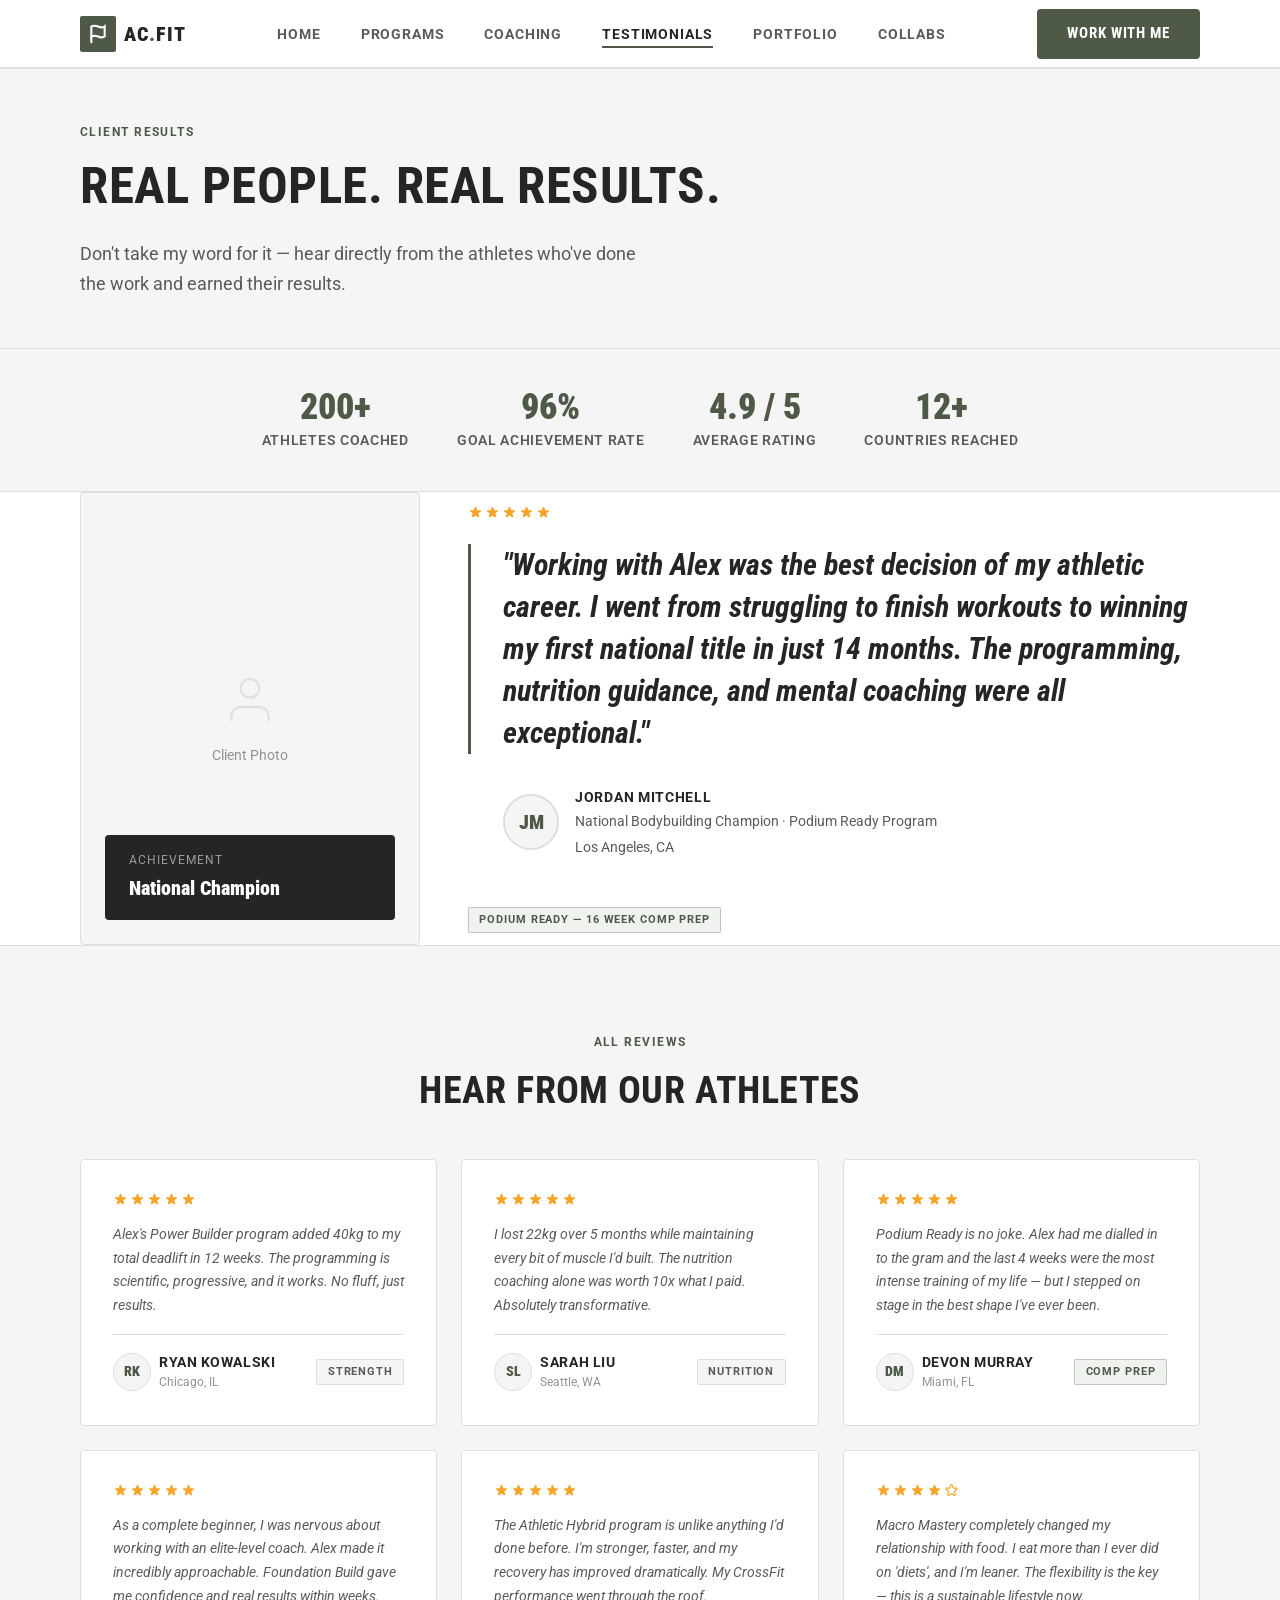
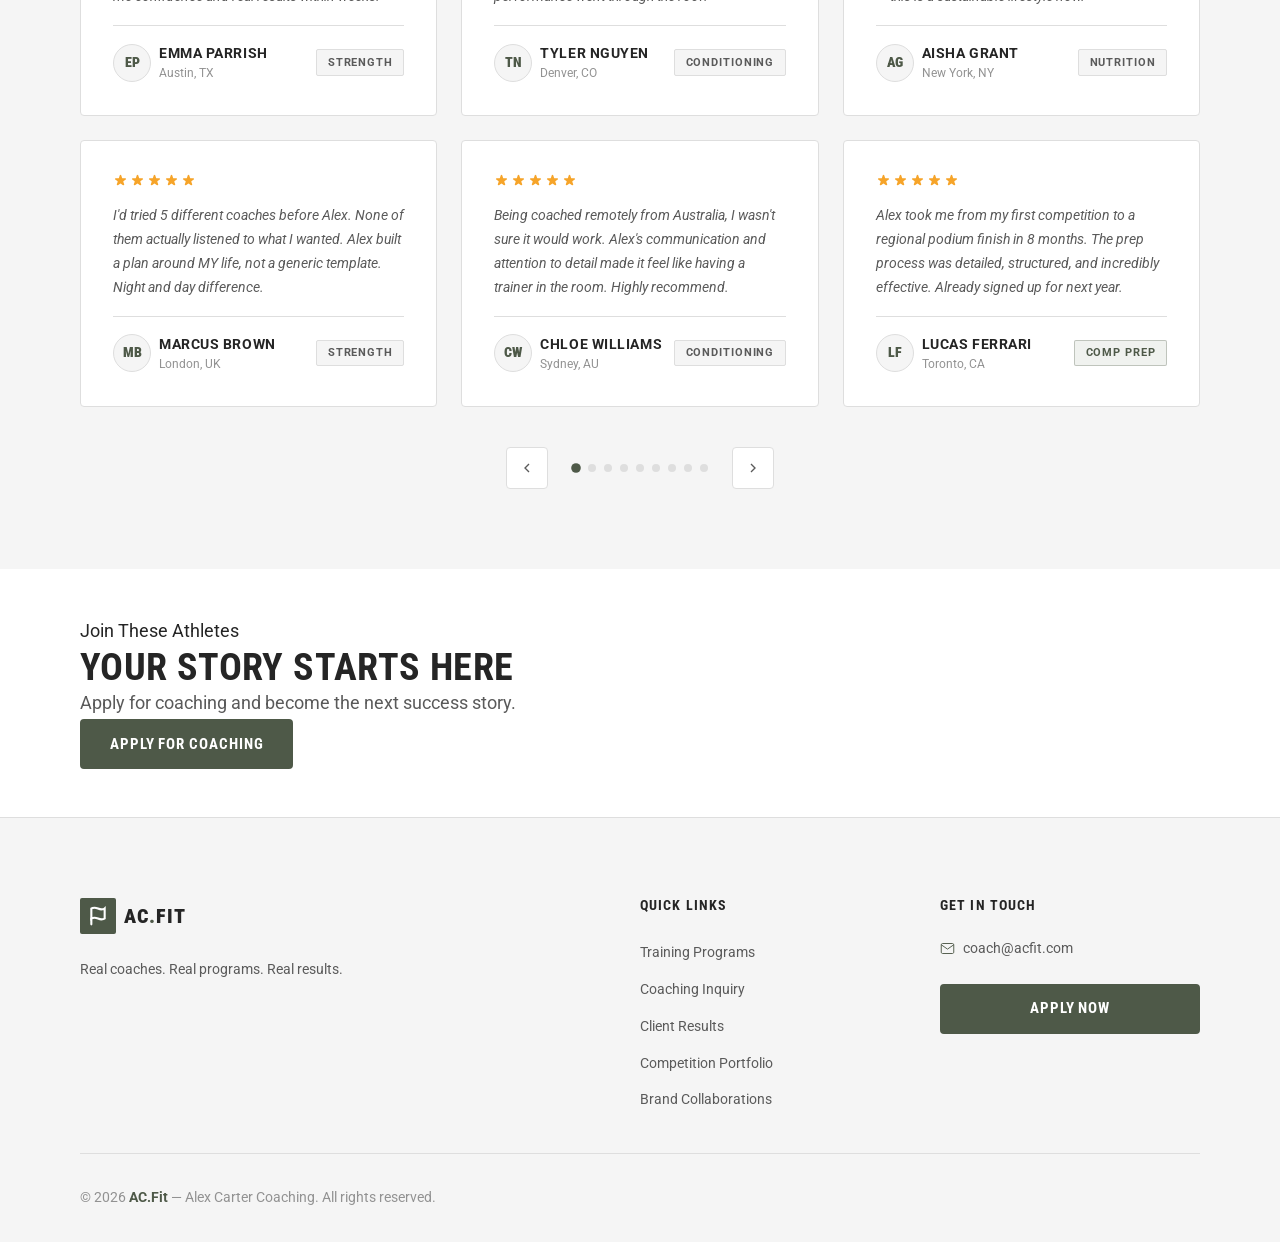
<file: testimonials.html>
<!DOCTYPE html>
<html lang="en">
<head>
  <meta charset="UTF-8">
  <meta name="viewport" content="width=device-width, initial-scale=1.0">
  <meta name="description" content="Real results from real people. Read client testimonials and success stories from Alex Carter's coaching programs.">
  <title>Client Testimonials | Alex Carter Coaching</title>
  <link rel="icon" type="image/svg+xml" href="assets/icons/favicon.svg">
  <link rel="stylesheet" href="css/reset.css">
  <link rel="stylesheet" href="css/variables.css">
  <link rel="stylesheet" href="css/global.css">
  <link rel="stylesheet" href="css/nav.css">
  <link rel="stylesheet" href="css/footer.css">
  <link rel="stylesheet" href="css/animations.css">
  <link rel="stylesheet" href="css/pages/testimonials.css">
</head>
<body>

  <nav class="nav scrolled" aria-label="Main navigation">
    <div class="container nav-inner">
      <a href="/" class="nav-logo" aria-label="AC.Fit home">
        <div class="nav-logo-mark">
          <svg viewBox="0 0 24 24" fill="none" stroke="#FFFFFF" stroke-width="2.5" stroke-linecap="round">
            <path d="M4 15s1-1 4-1 5 2 8 2 4-1 4-1V3s-1 1-4 1-5-2-8-2-4 1-4 1z"/>
            <line x1="4" y1="22" x2="4" y2="15"/>
          </svg>
        </div>
        <span class="nav-logo-text">AC<span>.</span>Fit</span>
      </a>
      <ul class="nav-links" role="list">
        <li><a href="/">Home</a></li>
        <li><a href="/programs">Programs</a></li>
        <li><a href="/coaching">Coaching</a></li>
        <li><a href="/testimonials" class="active">Testimonials</a></li>
        <li><a href="/competition">Portfolio</a></li>
        <li><a href="/collaborations">Collabs</a></li>
      </ul>
      <div class="nav-cta">
        <a href="/coaching" class="btn btn-primary">Work With Me</a>
      </div>
      <button class="nav-hamburger" aria-label="Open menu" aria-expanded="false" aria-controls="nav-drawer">
        <span></span><span></span><span></span>
      </button>
    </div>
  </nav>

  <div class="nav-drawer" id="nav-drawer" role="navigation">
    <div class="nav-drawer-inner">
      <a href="/">Home</a>
      <a href="/programs">Programs</a>
      <a href="/coaching">Coaching</a>
      <a href="/testimonials" class="active">Testimonials</a>
      <a href="/competition">Portfolio</a>
      <a href="/collaborations">Collaborations</a>
      <a href="/coaching" class="btn btn-primary">Work With Me</a>
    </div>
  </div>

  <main>
    <section class="page-hero" aria-label="Testimonials">
      <div class="container">
        <div class="page-hero-content">
          <span class="eyebrow">Client Results</span>
          <h1>Real People. Real Results.</h1>
          
          <p>Don't take my word for it — hear directly from the athletes who've done the work and earned their results.</p>
        </div>
      </div>
    </section>

    <!-- Stats -->
    <div class="testimonials-stats" aria-label="Client statistics">
      <div class="container">
        <div class="testimonials-stats-inner">
          <div class="t-stat">
            <div class="t-stat-number">200+</div>
            <div class="t-stat-label">Athletes Coached</div>
          </div>
          <div class="t-stat">
            <div class="t-stat-number">96%</div>
            <div class="t-stat-label">Goal Achievement Rate</div>
          </div>
          <div class="t-stat">
            <div class="t-stat-number">4.9 / 5</div>
            <div class="t-stat-label">Average Rating</div>
          </div>
          <div class="t-stat">
            <div class="t-stat-number">12+</div>
            <div class="t-stat-label">Countries Reached</div>
          </div>
        </div>
      </div>
    </div>

    <!-- Featured Testimonial -->
    <section class="featured-testimonial" aria-label="Featured client story">
      <div class="container">
        <div class="featured-t-inner">
          <div class="featured-t-photo reveal-left">
            <div class="featured-t-photo-placeholder" aria-label="Jordan Mitchell photo">
              <svg viewBox="0 0 24 24" fill="none" stroke="currentColor" stroke-width="1" aria-hidden="true">
                <path d="M20 21v-2a4 4 0 0 0-4-4H8a4 4 0 0 0-4 4v2"/><circle cx="12" cy="7" r="4"/>
              </svg>
              Client Photo
            </div>
            <div class="result-badge">
              <div class="result-badge-label">Achievement</div>
              <div class="result-badge-value">National Champion</div>
            </div>
          </div>

          <div class="featured-t-content reveal-right">
            <div class="stars" aria-label="5 out of 5 stars" style="margin-bottom: 1.5rem;"><svg viewBox="0 0 20 20" fill="currentColor" aria-hidden="true"><path d="M9.049 2.927c.3-.921 1.603-.921 1.902 0l1.07 3.292a1 1 0 00.95.69h3.462c.969 0 1.371 1.24.588 1.81l-2.8 2.034a1 1 0 00-.364 1.118l1.07 3.292c.3.921-.755 1.688-1.54 1.118l-2.8-2.034a1 1 0 00-1.175 0l-2.8 2.034c-.784.57-1.838-.197-1.539-1.118l1.07-3.292a1 1 0 00-.364-1.118L2.98 8.72c-.783-.57-.38-1.81.588-1.81h3.461a1 1 0 00.951-.69l1.07-3.292z"/></svg><svg viewBox="0 0 20 20" fill="currentColor" aria-hidden="true"><path d="M9.049 2.927c.3-.921 1.603-.921 1.902 0l1.07 3.292a1 1 0 00.95.69h3.462c.969 0 1.371 1.24.588 1.81l-2.8 2.034a1 1 0 00-.364 1.118l1.07 3.292c.3.921-.755 1.688-1.54 1.118l-2.8-2.034a1 1 0 00-1.175 0l-2.8 2.034c-.784.57-1.838-.197-1.539-1.118l1.07-3.292a1 1 0 00-.364-1.118L2.98 8.72c-.783-.57-.38-1.81.588-1.81h3.461a1 1 0 00.951-.69l1.07-3.292z"/></svg><svg viewBox="0 0 20 20" fill="currentColor" aria-hidden="true"><path d="M9.049 2.927c.3-.921 1.603-.921 1.902 0l1.07 3.292a1 1 0 00.95.69h3.462c.969 0 1.371 1.24.588 1.81l-2.8 2.034a1 1 0 00-.364 1.118l1.07 3.292c.3.921-.755 1.688-1.54 1.118l-2.8-2.034a1 1 0 00-1.175 0l-2.8 2.034c-.784.57-1.838-.197-1.539-1.118l1.07-3.292a1 1 0 00-.364-1.118L2.98 8.72c-.783-.57-.38-1.81.588-1.81h3.461a1 1 0 00.951-.69l1.07-3.292z"/></svg><svg viewBox="0 0 20 20" fill="currentColor" aria-hidden="true"><path d="M9.049 2.927c.3-.921 1.603-.921 1.902 0l1.07 3.292a1 1 0 00.95.69h3.462c.969 0 1.371 1.24.588 1.81l-2.8 2.034a1 1 0 00-.364 1.118l1.07 3.292c.3.921-.755 1.688-1.54 1.118l-2.8-2.034a1 1 0 00-1.175 0l-2.8 2.034c-.784.57-1.838-.197-1.539-1.118l1.07-3.292a1 1 0 00-.364-1.118L2.98 8.72c-.783-.57-.38-1.81.588-1.81h3.461a1 1 0 00.951-.69l1.07-3.292z"/></svg><svg viewBox="0 0 20 20" fill="currentColor" aria-hidden="true"><path d="M9.049 2.927c.3-.921 1.603-.921 1.902 0l1.07 3.292a1 1 0 00.95.69h3.462c.969 0 1.371 1.24.588 1.81l-2.8 2.034a1 1 0 00-.364 1.118l1.07 3.292c.3.921-.755 1.688-1.54 1.118l-2.8-2.034a1 1 0 00-1.175 0l-2.8 2.034c-.784.57-1.838-.197-1.539-1.118l1.07-3.292a1 1 0 00-.364-1.118L2.98 8.72c-.783-.57-.38-1.81.588-1.81h3.461a1 1 0 00.951-.69l1.07-3.292z"/></svg></div>
            <blockquote class="featured-quote">
              "Working with Alex was the best decision of my athletic career. I went from struggling to finish workouts to winning my first national title in just 14 months. The programming, nutrition guidance, and mental coaching were all exceptional."
            </blockquote>
            <div class="featured-t-author">
              <div class="featured-t-avatar" aria-hidden="true">JM</div>
              <div>
                <div class="featured-t-name">Jordan Mitchell</div>
                <div class="featured-t-detail">National Bodybuilding Champion · Podium Ready Program</div>
                <div class="featured-t-detail" style="margin-top: 4px;">Los Angeles, CA</div>
              </div>
            </div>
            <div class="badge badge-accent" style="margin-top: 1rem;">Podium Ready — 16 Week Comp Prep</div>
          </div>
        </div>
      </div>
    </section>

    <!-- Testimonials Grid -->
    <section class="testimonials-grid-section section" aria-label="All testimonials">
      <div class="container">
        <div class="section-header centered">
          <span class="eyebrow">All Reviews</span>
          <h2>Hear From Our Athletes</h2>
        </div>

        <div class="testimonials-grid">

          <article class="testimonial-card reveal">
            <div class="stars" aria-label="5 out of 5 stars"><svg viewBox="0 0 20 20" fill="currentColor" aria-hidden="true"><path d="M9.049 2.927c.3-.921 1.603-.921 1.902 0l1.07 3.292a1 1 0 00.95.69h3.462c.969 0 1.371 1.24.588 1.81l-2.8 2.034a1 1 0 00-.364 1.118l1.07 3.292c.3.921-.755 1.688-1.54 1.118l-2.8-2.034a1 1 0 00-1.175 0l-2.8 2.034c-.784.57-1.838-.197-1.539-1.118l1.07-3.292a1 1 0 00-.364-1.118L2.98 8.72c-.783-.57-.38-1.81.588-1.81h3.461a1 1 0 00.951-.69l1.07-3.292z"/></svg><svg viewBox="0 0 20 20" fill="currentColor" aria-hidden="true"><path d="M9.049 2.927c.3-.921 1.603-.921 1.902 0l1.07 3.292a1 1 0 00.95.69h3.462c.969 0 1.371 1.24.588 1.81l-2.8 2.034a1 1 0 00-.364 1.118l1.07 3.292c.3.921-.755 1.688-1.54 1.118l-2.8-2.034a1 1 0 00-1.175 0l-2.8 2.034c-.784.57-1.838-.197-1.539-1.118l1.07-3.292a1 1 0 00-.364-1.118L2.98 8.72c-.783-.57-.38-1.81.588-1.81h3.461a1 1 0 00.951-.69l1.07-3.292z"/></svg><svg viewBox="0 0 20 20" fill="currentColor" aria-hidden="true"><path d="M9.049 2.927c.3-.921 1.603-.921 1.902 0l1.07 3.292a1 1 0 00.95.69h3.462c.969 0 1.371 1.24.588 1.81l-2.8 2.034a1 1 0 00-.364 1.118l1.07 3.292c.3.921-.755 1.688-1.54 1.118l-2.8-2.034a1 1 0 00-1.175 0l-2.8 2.034c-.784.57-1.838-.197-1.539-1.118l1.07-3.292a1 1 0 00-.364-1.118L2.98 8.72c-.783-.57-.38-1.81.588-1.81h3.461a1 1 0 00.951-.69l1.07-3.292z"/></svg><svg viewBox="0 0 20 20" fill="currentColor" aria-hidden="true"><path d="M9.049 2.927c.3-.921 1.603-.921 1.902 0l1.07 3.292a1 1 0 00.95.69h3.462c.969 0 1.371 1.24.588 1.81l-2.8 2.034a1 1 0 00-.364 1.118l1.07 3.292c.3.921-.755 1.688-1.54 1.118l-2.8-2.034a1 1 0 00-1.175 0l-2.8 2.034c-.784.57-1.838-.197-1.539-1.118l1.07-3.292a1 1 0 00-.364-1.118L2.98 8.72c-.783-.57-.38-1.81.588-1.81h3.461a1 1 0 00.951-.69l1.07-3.292z"/></svg><svg viewBox="0 0 20 20" fill="currentColor" aria-hidden="true"><path d="M9.049 2.927c.3-.921 1.603-.921 1.902 0l1.07 3.292a1 1 0 00.95.69h3.462c.969 0 1.371 1.24.588 1.81l-2.8 2.034a1 1 0 00-.364 1.118l1.07 3.292c.3.921-.755 1.688-1.54 1.118l-2.8-2.034a1 1 0 00-1.175 0l-2.8 2.034c-.784.57-1.838-.197-1.539-1.118l1.07-3.292a1 1 0 00-.364-1.118L2.98 8.72c-.783-.57-.38-1.81.588-1.81h3.461a1 1 0 00.951-.69l1.07-3.292z"/></svg></div>
            <p class="testimonial-card-quote">Alex's Power Builder program added 40kg to my total deadlift in 12 weeks. The programming is scientific, progressive, and it works. No fluff, just results.</p>
            <div class="testimonial-card-footer">
              <div class="testimonial-card-author">
                <div class="t-card-avatar" aria-hidden="true">RK</div>
                <div>
                  <div class="t-card-name">Ryan Kowalski</div>
                  <div class="t-card-location">Chicago, IL</div>
                </div>
              </div>
              <span class="badge badge-orange">Strength</span>
            </div>
          </article>

          <article class="testimonial-card reveal" data-delay="100">
            <div class="stars" aria-label="5 out of 5 stars"><svg viewBox="0 0 20 20" fill="currentColor" aria-hidden="true"><path d="M9.049 2.927c.3-.921 1.603-.921 1.902 0l1.07 3.292a1 1 0 00.95.69h3.462c.969 0 1.371 1.24.588 1.81l-2.8 2.034a1 1 0 00-.364 1.118l1.07 3.292c.3.921-.755 1.688-1.54 1.118l-2.8-2.034a1 1 0 00-1.175 0l-2.8 2.034c-.784.57-1.838-.197-1.539-1.118l1.07-3.292a1 1 0 00-.364-1.118L2.98 8.72c-.783-.57-.38-1.81.588-1.81h3.461a1 1 0 00.951-.69l1.07-3.292z"/></svg><svg viewBox="0 0 20 20" fill="currentColor" aria-hidden="true"><path d="M9.049 2.927c.3-.921 1.603-.921 1.902 0l1.07 3.292a1 1 0 00.95.69h3.462c.969 0 1.371 1.24.588 1.81l-2.8 2.034a1 1 0 00-.364 1.118l1.07 3.292c.3.921-.755 1.688-1.54 1.118l-2.8-2.034a1 1 0 00-1.175 0l-2.8 2.034c-.784.57-1.838-.197-1.539-1.118l1.07-3.292a1 1 0 00-.364-1.118L2.98 8.72c-.783-.57-.38-1.81.588-1.81h3.461a1 1 0 00.951-.69l1.07-3.292z"/></svg><svg viewBox="0 0 20 20" fill="currentColor" aria-hidden="true"><path d="M9.049 2.927c.3-.921 1.603-.921 1.902 0l1.07 3.292a1 1 0 00.95.69h3.462c.969 0 1.371 1.24.588 1.81l-2.8 2.034a1 1 0 00-.364 1.118l1.07 3.292c.3.921-.755 1.688-1.54 1.118l-2.8-2.034a1 1 0 00-1.175 0l-2.8 2.034c-.784.57-1.838-.197-1.539-1.118l1.07-3.292a1 1 0 00-.364-1.118L2.98 8.72c-.783-.57-.38-1.81.588-1.81h3.461a1 1 0 00.951-.69l1.07-3.292z"/></svg><svg viewBox="0 0 20 20" fill="currentColor" aria-hidden="true"><path d="M9.049 2.927c.3-.921 1.603-.921 1.902 0l1.07 3.292a1 1 0 00.95.69h3.462c.969 0 1.371 1.24.588 1.81l-2.8 2.034a1 1 0 00-.364 1.118l1.07 3.292c.3.921-.755 1.688-1.54 1.118l-2.8-2.034a1 1 0 00-1.175 0l-2.8 2.034c-.784.57-1.838-.197-1.539-1.118l1.07-3.292a1 1 0 00-.364-1.118L2.98 8.72c-.783-.57-.38-1.81.588-1.81h3.461a1 1 0 00.951-.69l1.07-3.292z"/></svg><svg viewBox="0 0 20 20" fill="currentColor" aria-hidden="true"><path d="M9.049 2.927c.3-.921 1.603-.921 1.902 0l1.07 3.292a1 1 0 00.95.69h3.462c.969 0 1.371 1.24.588 1.81l-2.8 2.034a1 1 0 00-.364 1.118l1.07 3.292c.3.921-.755 1.688-1.54 1.118l-2.8-2.034a1 1 0 00-1.175 0l-2.8 2.034c-.784.57-1.838-.197-1.539-1.118l1.07-3.292a1 1 0 00-.364-1.118L2.98 8.72c-.783-.57-.38-1.81.588-1.81h3.461a1 1 0 00.951-.69l1.07-3.292z"/></svg></div>
            <p class="testimonial-card-quote">I lost 22kg over 5 months while maintaining every bit of muscle I'd built. The nutrition coaching alone was worth 10x what I paid. Absolutely transformative.</p>
            <div class="testimonial-card-footer">
              <div class="testimonial-card-author">
                <div class="t-card-avatar" aria-hidden="true">SL</div>
                <div>
                  <div class="t-card-name">Sarah Liu</div>
                  <div class="t-card-location">Seattle, WA</div>
                </div>
              </div>
              <span class="badge badge-nutrition">Nutrition</span>
            </div>
          </article>

          <article class="testimonial-card reveal" data-delay="200">
            <div class="stars" aria-label="5 out of 5 stars"><svg viewBox="0 0 20 20" fill="currentColor" aria-hidden="true"><path d="M9.049 2.927c.3-.921 1.603-.921 1.902 0l1.07 3.292a1 1 0 00.95.69h3.462c.969 0 1.371 1.24.588 1.81l-2.8 2.034a1 1 0 00-.364 1.118l1.07 3.292c.3.921-.755 1.688-1.54 1.118l-2.8-2.034a1 1 0 00-1.175 0l-2.8 2.034c-.784.57-1.838-.197-1.539-1.118l1.07-3.292a1 1 0 00-.364-1.118L2.98 8.72c-.783-.57-.38-1.81.588-1.81h3.461a1 1 0 00.951-.69l1.07-3.292z"/></svg><svg viewBox="0 0 20 20" fill="currentColor" aria-hidden="true"><path d="M9.049 2.927c.3-.921 1.603-.921 1.902 0l1.07 3.292a1 1 0 00.95.69h3.462c.969 0 1.371 1.24.588 1.81l-2.8 2.034a1 1 0 00-.364 1.118l1.07 3.292c.3.921-.755 1.688-1.54 1.118l-2.8-2.034a1 1 0 00-1.175 0l-2.8 2.034c-.784.57-1.838-.197-1.539-1.118l1.07-3.292a1 1 0 00-.364-1.118L2.98 8.72c-.783-.57-.38-1.81.588-1.81h3.461a1 1 0 00.951-.69l1.07-3.292z"/></svg><svg viewBox="0 0 20 20" fill="currentColor" aria-hidden="true"><path d="M9.049 2.927c.3-.921 1.603-.921 1.902 0l1.07 3.292a1 1 0 00.95.69h3.462c.969 0 1.371 1.24.588 1.81l-2.8 2.034a1 1 0 00-.364 1.118l1.07 3.292c.3.921-.755 1.688-1.54 1.118l-2.8-2.034a1 1 0 00-1.175 0l-2.8 2.034c-.784.57-1.838-.197-1.539-1.118l1.07-3.292a1 1 0 00-.364-1.118L2.98 8.72c-.783-.57-.38-1.81.588-1.81h3.461a1 1 0 00.951-.69l1.07-3.292z"/></svg><svg viewBox="0 0 20 20" fill="currentColor" aria-hidden="true"><path d="M9.049 2.927c.3-.921 1.603-.921 1.902 0l1.07 3.292a1 1 0 00.95.69h3.462c.969 0 1.371 1.24.588 1.81l-2.8 2.034a1 1 0 00-.364 1.118l1.07 3.292c.3.921-.755 1.688-1.54 1.118l-2.8-2.034a1 1 0 00-1.175 0l-2.8 2.034c-.784.57-1.838-.197-1.539-1.118l1.07-3.292a1 1 0 00-.364-1.118L2.98 8.72c-.783-.57-.38-1.81.588-1.81h3.461a1 1 0 00.951-.69l1.07-3.292z"/></svg><svg viewBox="0 0 20 20" fill="currentColor" aria-hidden="true"><path d="M9.049 2.927c.3-.921 1.603-.921 1.902 0l1.07 3.292a1 1 0 00.95.69h3.462c.969 0 1.371 1.24.588 1.81l-2.8 2.034a1 1 0 00-.364 1.118l1.07 3.292c.3.921-.755 1.688-1.54 1.118l-2.8-2.034a1 1 0 00-1.175 0l-2.8 2.034c-.784.57-1.838-.197-1.539-1.118l1.07-3.292a1 1 0 00-.364-1.118L2.98 8.72c-.783-.57-.38-1.81.588-1.81h3.461a1 1 0 00.951-.69l1.07-3.292z"/></svg></div>
            <p class="testimonial-card-quote">Podium Ready is no joke. Alex had me dialled in to the gram and the last 4 weeks were the most intense training of my life — but I stepped on stage in the best shape I've ever been.</p>
            <div class="testimonial-card-footer">
              <div class="testimonial-card-author">
                <div class="t-card-avatar" aria-hidden="true">DM</div>
                <div>
                  <div class="t-card-name">Devon Murray</div>
                  <div class="t-card-location">Miami, FL</div>
                </div>
              </div>
              <span class="badge badge-accent">Comp Prep</span>
            </div>
          </article>

          <article class="testimonial-card reveal">
            <div class="stars" aria-label="5 out of 5 stars"><svg viewBox="0 0 20 20" fill="currentColor" aria-hidden="true"><path d="M9.049 2.927c.3-.921 1.603-.921 1.902 0l1.07 3.292a1 1 0 00.95.69h3.462c.969 0 1.371 1.24.588 1.81l-2.8 2.034a1 1 0 00-.364 1.118l1.07 3.292c.3.921-.755 1.688-1.54 1.118l-2.8-2.034a1 1 0 00-1.175 0l-2.8 2.034c-.784.57-1.838-.197-1.539-1.118l1.07-3.292a1 1 0 00-.364-1.118L2.98 8.72c-.783-.57-.38-1.81.588-1.81h3.461a1 1 0 00.951-.69l1.07-3.292z"/></svg><svg viewBox="0 0 20 20" fill="currentColor" aria-hidden="true"><path d="M9.049 2.927c.3-.921 1.603-.921 1.902 0l1.07 3.292a1 1 0 00.95.69h3.462c.969 0 1.371 1.24.588 1.81l-2.8 2.034a1 1 0 00-.364 1.118l1.07 3.292c.3.921-.755 1.688-1.54 1.118l-2.8-2.034a1 1 0 00-1.175 0l-2.8 2.034c-.784.57-1.838-.197-1.539-1.118l1.07-3.292a1 1 0 00-.364-1.118L2.98 8.72c-.783-.57-.38-1.81.588-1.81h3.461a1 1 0 00.951-.69l1.07-3.292z"/></svg><svg viewBox="0 0 20 20" fill="currentColor" aria-hidden="true"><path d="M9.049 2.927c.3-.921 1.603-.921 1.902 0l1.07 3.292a1 1 0 00.95.69h3.462c.969 0 1.371 1.24.588 1.81l-2.8 2.034a1 1 0 00-.364 1.118l1.07 3.292c.3.921-.755 1.688-1.54 1.118l-2.8-2.034a1 1 0 00-1.175 0l-2.8 2.034c-.784.57-1.838-.197-1.539-1.118l1.07-3.292a1 1 0 00-.364-1.118L2.98 8.72c-.783-.57-.38-1.81.588-1.81h3.461a1 1 0 00.951-.69l1.07-3.292z"/></svg><svg viewBox="0 0 20 20" fill="currentColor" aria-hidden="true"><path d="M9.049 2.927c.3-.921 1.603-.921 1.902 0l1.07 3.292a1 1 0 00.95.69h3.462c.969 0 1.371 1.24.588 1.81l-2.8 2.034a1 1 0 00-.364 1.118l1.07 3.292c.3.921-.755 1.688-1.54 1.118l-2.8-2.034a1 1 0 00-1.175 0l-2.8 2.034c-.784.57-1.838-.197-1.539-1.118l1.07-3.292a1 1 0 00-.364-1.118L2.98 8.72c-.783-.57-.38-1.81.588-1.81h3.461a1 1 0 00.951-.69l1.07-3.292z"/></svg><svg viewBox="0 0 20 20" fill="currentColor" aria-hidden="true"><path d="M9.049 2.927c.3-.921 1.603-.921 1.902 0l1.07 3.292a1 1 0 00.95.69h3.462c.969 0 1.371 1.24.588 1.81l-2.8 2.034a1 1 0 00-.364 1.118l1.07 3.292c.3.921-.755 1.688-1.54 1.118l-2.8-2.034a1 1 0 00-1.175 0l-2.8 2.034c-.784.57-1.838-.197-1.539-1.118l1.07-3.292a1 1 0 00-.364-1.118L2.98 8.72c-.783-.57-.38-1.81.588-1.81h3.461a1 1 0 00.951-.69l1.07-3.292z"/></svg></div>
            <p class="testimonial-card-quote">As a complete beginner, I was nervous about working with an elite-level coach. Alex made it incredibly approachable. Foundation Build gave me confidence and real results within weeks.</p>
            <div class="testimonial-card-footer">
              <div class="testimonial-card-author">
                <div class="t-card-avatar" aria-hidden="true">EP</div>
                <div>
                  <div class="t-card-name">Emma Parrish</div>
                  <div class="t-card-location">Austin, TX</div>
                </div>
              </div>
              <span class="badge badge-orange">Strength</span>
            </div>
          </article>

          <article class="testimonial-card reveal" data-delay="100">
            <div class="stars" aria-label="5 out of 5 stars"><svg viewBox="0 0 20 20" fill="currentColor" aria-hidden="true"><path d="M9.049 2.927c.3-.921 1.603-.921 1.902 0l1.07 3.292a1 1 0 00.95.69h3.462c.969 0 1.371 1.24.588 1.81l-2.8 2.034a1 1 0 00-.364 1.118l1.07 3.292c.3.921-.755 1.688-1.54 1.118l-2.8-2.034a1 1 0 00-1.175 0l-2.8 2.034c-.784.57-1.838-.197-1.539-1.118l1.07-3.292a1 1 0 00-.364-1.118L2.98 8.72c-.783-.57-.38-1.81.588-1.81h3.461a1 1 0 00.951-.69l1.07-3.292z"/></svg><svg viewBox="0 0 20 20" fill="currentColor" aria-hidden="true"><path d="M9.049 2.927c.3-.921 1.603-.921 1.902 0l1.07 3.292a1 1 0 00.95.69h3.462c.969 0 1.371 1.24.588 1.81l-2.8 2.034a1 1 0 00-.364 1.118l1.07 3.292c.3.921-.755 1.688-1.54 1.118l-2.8-2.034a1 1 0 00-1.175 0l-2.8 2.034c-.784.57-1.838-.197-1.539-1.118l1.07-3.292a1 1 0 00-.364-1.118L2.98 8.72c-.783-.57-.38-1.81.588-1.81h3.461a1 1 0 00.951-.69l1.07-3.292z"/></svg><svg viewBox="0 0 20 20" fill="currentColor" aria-hidden="true"><path d="M9.049 2.927c.3-.921 1.603-.921 1.902 0l1.07 3.292a1 1 0 00.95.69h3.462c.969 0 1.371 1.24.588 1.81l-2.8 2.034a1 1 0 00-.364 1.118l1.07 3.292c.3.921-.755 1.688-1.54 1.118l-2.8-2.034a1 1 0 00-1.175 0l-2.8 2.034c-.784.57-1.838-.197-1.539-1.118l1.07-3.292a1 1 0 00-.364-1.118L2.98 8.72c-.783-.57-.38-1.81.588-1.81h3.461a1 1 0 00.951-.69l1.07-3.292z"/></svg><svg viewBox="0 0 20 20" fill="currentColor" aria-hidden="true"><path d="M9.049 2.927c.3-.921 1.603-.921 1.902 0l1.07 3.292a1 1 0 00.95.69h3.462c.969 0 1.371 1.24.588 1.81l-2.8 2.034a1 1 0 00-.364 1.118l1.07 3.292c.3.921-.755 1.688-1.54 1.118l-2.8-2.034a1 1 0 00-1.175 0l-2.8 2.034c-.784.57-1.838-.197-1.539-1.118l1.07-3.292a1 1 0 00-.364-1.118L2.98 8.72c-.783-.57-.38-1.81.588-1.81h3.461a1 1 0 00.951-.69l1.07-3.292z"/></svg><svg viewBox="0 0 20 20" fill="currentColor" aria-hidden="true"><path d="M9.049 2.927c.3-.921 1.603-.921 1.902 0l1.07 3.292a1 1 0 00.95.69h3.462c.969 0 1.371 1.24.588 1.81l-2.8 2.034a1 1 0 00-.364 1.118l1.07 3.292c.3.921-.755 1.688-1.54 1.118l-2.8-2.034a1 1 0 00-1.175 0l-2.8 2.034c-.784.57-1.838-.197-1.539-1.118l1.07-3.292a1 1 0 00-.364-1.118L2.98 8.72c-.783-.57-.38-1.81.588-1.81h3.461a1 1 0 00.951-.69l1.07-3.292z"/></svg></div>
            <p class="testimonial-card-quote">The Athletic Hybrid program is unlike anything I'd done before. I'm stronger, faster, and my recovery has improved dramatically. My CrossFit performance went through the roof.</p>
            <div class="testimonial-card-footer">
              <div class="testimonial-card-author">
                <div class="t-card-avatar" aria-hidden="true">TN</div>
                <div>
                  <div class="t-card-name">Tyler Nguyen</div>
                  <div class="t-card-location">Denver, CO</div>
                </div>
              </div>
              <span class="badge badge-conditioning">Conditioning</span>
            </div>
          </article>

          <article class="testimonial-card reveal" data-delay="200">
            <div class="stars" aria-label="4 out of 5 stars"><svg viewBox="0 0 20 20" fill="currentColor" aria-hidden="true"><path d="M9.049 2.927c.3-.921 1.603-.921 1.902 0l1.07 3.292a1 1 0 00.95.69h3.462c.969 0 1.371 1.24.588 1.81l-2.8 2.034a1 1 0 00-.364 1.118l1.07 3.292c.3.921-.755 1.688-1.54 1.118l-2.8-2.034a1 1 0 00-1.175 0l-2.8 2.034c-.784.57-1.838-.197-1.539-1.118l1.07-3.292a1 1 0 00-.364-1.118L2.98 8.72c-.783-.57-.38-1.81.588-1.81h3.461a1 1 0 00.951-.69l1.07-3.292z"/></svg><svg viewBox="0 0 20 20" fill="currentColor" aria-hidden="true"><path d="M9.049 2.927c.3-.921 1.603-.921 1.902 0l1.07 3.292a1 1 0 00.95.69h3.462c.969 0 1.371 1.24.588 1.81l-2.8 2.034a1 1 0 00-.364 1.118l1.07 3.292c.3.921-.755 1.688-1.54 1.118l-2.8-2.034a1 1 0 00-1.175 0l-2.8 2.034c-.784.57-1.838-.197-1.539-1.118l1.07-3.292a1 1 0 00-.364-1.118L2.98 8.72c-.783-.57-.38-1.81.588-1.81h3.461a1 1 0 00.951-.69l1.07-3.292z"/></svg><svg viewBox="0 0 20 20" fill="currentColor" aria-hidden="true"><path d="M9.049 2.927c.3-.921 1.603-.921 1.902 0l1.07 3.292a1 1 0 00.95.69h3.462c.969 0 1.371 1.24.588 1.81l-2.8 2.034a1 1 0 00-.364 1.118l1.07 3.292c.3.921-.755 1.688-1.54 1.118l-2.8-2.034a1 1 0 00-1.175 0l-2.8 2.034c-.784.57-1.838-.197-1.539-1.118l1.07-3.292a1 1 0 00-.364-1.118L2.98 8.72c-.783-.57-.38-1.81.588-1.81h3.461a1 1 0 00.951-.69l1.07-3.292z"/></svg><svg viewBox="0 0 20 20" fill="currentColor" aria-hidden="true"><path d="M9.049 2.927c.3-.921 1.603-.921 1.902 0l1.07 3.292a1 1 0 00.95.69h3.462c.969 0 1.371 1.24.588 1.81l-2.8 2.034a1 1 0 00-.364 1.118l1.07 3.292c.3.921-.755 1.688-1.54 1.118l-2.8-2.034a1 1 0 00-1.175 0l-2.8 2.034c-.784.57-1.838-.197-1.539-1.118l1.07-3.292a1 1 0 00-.364-1.118L2.98 8.72c-.783-.57-.38-1.81.588-1.81h3.461a1 1 0 00.951-.69l1.07-3.292z"/></svg><svg viewBox="0 0 20 20" fill="none" stroke="currentColor" stroke-width="1.5" aria-hidden="true"><path d="M9.049 2.927c.3-.921 1.603-.921 1.902 0l1.07 3.292a1 1 0 00.95.69h3.462c.969 0 1.371 1.24.588 1.81l-2.8 2.034a1 1 0 00-.364 1.118l1.07 3.292c.3.921-.755 1.688-1.54 1.118l-2.8-2.034a1 1 0 00-1.175 0l-2.8 2.034c-.784.57-1.838-.197-1.539-1.118l1.07-3.292a1 1 0 00-.364-1.118L2.98 8.72c-.783-.57-.38-1.81.588-1.81h3.461a1 1 0 00.951-.69l1.07-3.292z"/></svg></div>
            <p class="testimonial-card-quote">Macro Mastery completely changed my relationship with food. I eat more than I ever did on 'diets', and I'm leaner. The flexibility is the key — this is a sustainable lifestyle now.</p>
            <div class="testimonial-card-footer">
              <div class="testimonial-card-author">
                <div class="t-card-avatar" aria-hidden="true">AG</div>
                <div>
                  <div class="t-card-name">Aisha Grant</div>
                  <div class="t-card-location">New York, NY</div>
                </div>
              </div>
              <span class="badge badge-nutrition">Nutrition</span>
            </div>
          </article>

          <article class="testimonial-card reveal">
            <div class="stars" aria-label="5 out of 5 stars"><svg viewBox="0 0 20 20" fill="currentColor" aria-hidden="true"><path d="M9.049 2.927c.3-.921 1.603-.921 1.902 0l1.07 3.292a1 1 0 00.95.69h3.462c.969 0 1.371 1.24.588 1.81l-2.8 2.034a1 1 0 00-.364 1.118l1.07 3.292c.3.921-.755 1.688-1.54 1.118l-2.8-2.034a1 1 0 00-1.175 0l-2.8 2.034c-.784.57-1.838-.197-1.539-1.118l1.07-3.292a1 1 0 00-.364-1.118L2.98 8.72c-.783-.57-.38-1.81.588-1.81h3.461a1 1 0 00.951-.69l1.07-3.292z"/></svg><svg viewBox="0 0 20 20" fill="currentColor" aria-hidden="true"><path d="M9.049 2.927c.3-.921 1.603-.921 1.902 0l1.07 3.292a1 1 0 00.95.69h3.462c.969 0 1.371 1.24.588 1.81l-2.8 2.034a1 1 0 00-.364 1.118l1.07 3.292c.3.921-.755 1.688-1.54 1.118l-2.8-2.034a1 1 0 00-1.175 0l-2.8 2.034c-.784.57-1.838-.197-1.539-1.118l1.07-3.292a1 1 0 00-.364-1.118L2.98 8.72c-.783-.57-.38-1.81.588-1.81h3.461a1 1 0 00.951-.69l1.07-3.292z"/></svg><svg viewBox="0 0 20 20" fill="currentColor" aria-hidden="true"><path d="M9.049 2.927c.3-.921 1.603-.921 1.902 0l1.07 3.292a1 1 0 00.95.69h3.462c.969 0 1.371 1.24.588 1.81l-2.8 2.034a1 1 0 00-.364 1.118l1.07 3.292c.3.921-.755 1.688-1.54 1.118l-2.8-2.034a1 1 0 00-1.175 0l-2.8 2.034c-.784.57-1.838-.197-1.539-1.118l1.07-3.292a1 1 0 00-.364-1.118L2.98 8.72c-.783-.57-.38-1.81.588-1.81h3.461a1 1 0 00.951-.69l1.07-3.292z"/></svg><svg viewBox="0 0 20 20" fill="currentColor" aria-hidden="true"><path d="M9.049 2.927c.3-.921 1.603-.921 1.902 0l1.07 3.292a1 1 0 00.95.69h3.462c.969 0 1.371 1.24.588 1.81l-2.8 2.034a1 1 0 00-.364 1.118l1.07 3.292c.3.921-.755 1.688-1.54 1.118l-2.8-2.034a1 1 0 00-1.175 0l-2.8 2.034c-.784.57-1.838-.197-1.539-1.118l1.07-3.292a1 1 0 00-.364-1.118L2.98 8.72c-.783-.57-.38-1.81.588-1.81h3.461a1 1 0 00.951-.69l1.07-3.292z"/></svg><svg viewBox="0 0 20 20" fill="currentColor" aria-hidden="true"><path d="M9.049 2.927c.3-.921 1.603-.921 1.902 0l1.07 3.292a1 1 0 00.95.69h3.462c.969 0 1.371 1.24.588 1.81l-2.8 2.034a1 1 0 00-.364 1.118l1.07 3.292c.3.921-.755 1.688-1.54 1.118l-2.8-2.034a1 1 0 00-1.175 0l-2.8 2.034c-.784.57-1.838-.197-1.539-1.118l1.07-3.292a1 1 0 00-.364-1.118L2.98 8.72c-.783-.57-.38-1.81.588-1.81h3.461a1 1 0 00.951-.69l1.07-3.292z"/></svg></div>
            <p class="testimonial-card-quote">I'd tried 5 different coaches before Alex. None of them actually listened to what I wanted. Alex built a plan around MY life, not a generic template. Night and day difference.</p>
            <div class="testimonial-card-footer">
              <div class="testimonial-card-author">
                <div class="t-card-avatar" aria-hidden="true">MB</div>
                <div>
                  <div class="t-card-name">Marcus Brown</div>
                  <div class="t-card-location">London, UK</div>
                </div>
              </div>
              <span class="badge badge-orange">Strength</span>
            </div>
          </article>

          <article class="testimonial-card reveal" data-delay="100">
            <div class="stars" aria-label="5 out of 5 stars"><svg viewBox="0 0 20 20" fill="currentColor" aria-hidden="true"><path d="M9.049 2.927c.3-.921 1.603-.921 1.902 0l1.07 3.292a1 1 0 00.95.69h3.462c.969 0 1.371 1.24.588 1.81l-2.8 2.034a1 1 0 00-.364 1.118l1.07 3.292c.3.921-.755 1.688-1.54 1.118l-2.8-2.034a1 1 0 00-1.175 0l-2.8 2.034c-.784.57-1.838-.197-1.539-1.118l1.07-3.292a1 1 0 00-.364-1.118L2.98 8.72c-.783-.57-.38-1.81.588-1.81h3.461a1 1 0 00.951-.69l1.07-3.292z"/></svg><svg viewBox="0 0 20 20" fill="currentColor" aria-hidden="true"><path d="M9.049 2.927c.3-.921 1.603-.921 1.902 0l1.07 3.292a1 1 0 00.95.69h3.462c.969 0 1.371 1.24.588 1.81l-2.8 2.034a1 1 0 00-.364 1.118l1.07 3.292c.3.921-.755 1.688-1.54 1.118l-2.8-2.034a1 1 0 00-1.175 0l-2.8 2.034c-.784.57-1.838-.197-1.539-1.118l1.07-3.292a1 1 0 00-.364-1.118L2.98 8.72c-.783-.57-.38-1.81.588-1.81h3.461a1 1 0 00.951-.69l1.07-3.292z"/></svg><svg viewBox="0 0 20 20" fill="currentColor" aria-hidden="true"><path d="M9.049 2.927c.3-.921 1.603-.921 1.902 0l1.07 3.292a1 1 0 00.95.69h3.462c.969 0 1.371 1.24.588 1.81l-2.8 2.034a1 1 0 00-.364 1.118l1.07 3.292c.3.921-.755 1.688-1.54 1.118l-2.8-2.034a1 1 0 00-1.175 0l-2.8 2.034c-.784.57-1.838-.197-1.539-1.118l1.07-3.292a1 1 0 00-.364-1.118L2.98 8.72c-.783-.57-.38-1.81.588-1.81h3.461a1 1 0 00.951-.69l1.07-3.292z"/></svg><svg viewBox="0 0 20 20" fill="currentColor" aria-hidden="true"><path d="M9.049 2.927c.3-.921 1.603-.921 1.902 0l1.07 3.292a1 1 0 00.95.69h3.462c.969 0 1.371 1.24.588 1.81l-2.8 2.034a1 1 0 00-.364 1.118l1.07 3.292c.3.921-.755 1.688-1.54 1.118l-2.8-2.034a1 1 0 00-1.175 0l-2.8 2.034c-.784.57-1.838-.197-1.539-1.118l1.07-3.292a1 1 0 00-.364-1.118L2.98 8.72c-.783-.57-.38-1.81.588-1.81h3.461a1 1 0 00.951-.69l1.07-3.292z"/></svg><svg viewBox="0 0 20 20" fill="currentColor" aria-hidden="true"><path d="M9.049 2.927c.3-.921 1.603-.921 1.902 0l1.07 3.292a1 1 0 00.95.69h3.462c.969 0 1.371 1.24.588 1.81l-2.8 2.034a1 1 0 00-.364 1.118l1.07 3.292c.3.921-.755 1.688-1.54 1.118l-2.8-2.034a1 1 0 00-1.175 0l-2.8 2.034c-.784.57-1.838-.197-1.539-1.118l1.07-3.292a1 1 0 00-.364-1.118L2.98 8.72c-.783-.57-.38-1.81.588-1.81h3.461a1 1 0 00.951-.69l1.07-3.292z"/></svg></div>
            <p class="testimonial-card-quote">Being coached remotely from Australia, I wasn't sure it would work. Alex's communication and attention to detail made it feel like having a trainer in the room. Highly recommend.</p>
            <div class="testimonial-card-footer">
              <div class="testimonial-card-author">
                <div class="t-card-avatar" aria-hidden="true">CW</div>
                <div>
                  <div class="t-card-name">Chloe Williams</div>
                  <div class="t-card-location">Sydney, AU</div>
                </div>
              </div>
              <span class="badge badge-conditioning">Conditioning</span>
            </div>
          </article>

          <article class="testimonial-card reveal" data-delay="200">
            <div class="stars" aria-label="5 out of 5 stars"><svg viewBox="0 0 20 20" fill="currentColor" aria-hidden="true"><path d="M9.049 2.927c.3-.921 1.603-.921 1.902 0l1.07 3.292a1 1 0 00.95.69h3.462c.969 0 1.371 1.24.588 1.81l-2.8 2.034a1 1 0 00-.364 1.118l1.07 3.292c.3.921-.755 1.688-1.54 1.118l-2.8-2.034a1 1 0 00-1.175 0l-2.8 2.034c-.784.57-1.838-.197-1.539-1.118l1.07-3.292a1 1 0 00-.364-1.118L2.98 8.72c-.783-.57-.38-1.81.588-1.81h3.461a1 1 0 00.951-.69l1.07-3.292z"/></svg><svg viewBox="0 0 20 20" fill="currentColor" aria-hidden="true"><path d="M9.049 2.927c.3-.921 1.603-.921 1.902 0l1.07 3.292a1 1 0 00.95.69h3.462c.969 0 1.371 1.24.588 1.81l-2.8 2.034a1 1 0 00-.364 1.118l1.07 3.292c.3.921-.755 1.688-1.54 1.118l-2.8-2.034a1 1 0 00-1.175 0l-2.8 2.034c-.784.57-1.838-.197-1.539-1.118l1.07-3.292a1 1 0 00-.364-1.118L2.98 8.72c-.783-.57-.38-1.81.588-1.81h3.461a1 1 0 00.951-.69l1.07-3.292z"/></svg><svg viewBox="0 0 20 20" fill="currentColor" aria-hidden="true"><path d="M9.049 2.927c.3-.921 1.603-.921 1.902 0l1.07 3.292a1 1 0 00.95.69h3.462c.969 0 1.371 1.24.588 1.81l-2.8 2.034a1 1 0 00-.364 1.118l1.07 3.292c.3.921-.755 1.688-1.54 1.118l-2.8-2.034a1 1 0 00-1.175 0l-2.8 2.034c-.784.57-1.838-.197-1.539-1.118l1.07-3.292a1 1 0 00-.364-1.118L2.98 8.72c-.783-.57-.38-1.81.588-1.81h3.461a1 1 0 00.951-.69l1.07-3.292z"/></svg><svg viewBox="0 0 20 20" fill="currentColor" aria-hidden="true"><path d="M9.049 2.927c.3-.921 1.603-.921 1.902 0l1.07 3.292a1 1 0 00.95.69h3.462c.969 0 1.371 1.24.588 1.81l-2.8 2.034a1 1 0 00-.364 1.118l1.07 3.292c.3.921-.755 1.688-1.54 1.118l-2.8-2.034a1 1 0 00-1.175 0l-2.8 2.034c-.784.57-1.838-.197-1.539-1.118l1.07-3.292a1 1 0 00-.364-1.118L2.98 8.72c-.783-.57-.38-1.81.588-1.81h3.461a1 1 0 00.951-.69l1.07-3.292z"/></svg><svg viewBox="0 0 20 20" fill="currentColor" aria-hidden="true"><path d="M9.049 2.927c.3-.921 1.603-.921 1.902 0l1.07 3.292a1 1 0 00.95.69h3.462c.969 0 1.371 1.24.588 1.81l-2.8 2.034a1 1 0 00-.364 1.118l1.07 3.292c.3.921-.755 1.688-1.54 1.118l-2.8-2.034a1 1 0 00-1.175 0l-2.8 2.034c-.784.57-1.838-.197-1.539-1.118l1.07-3.292a1 1 0 00-.364-1.118L2.98 8.72c-.783-.57-.38-1.81.588-1.81h3.461a1 1 0 00.951-.69l1.07-3.292z"/></svg></div>
            <p class="testimonial-card-quote">Alex took me from my first competition to a regional podium finish in 8 months. The prep process was detailed, structured, and incredibly effective. Already signed up for next year.</p>
            <div class="testimonial-card-footer">
              <div class="testimonial-card-author">
                <div class="t-card-avatar" aria-hidden="true">LF</div>
                <div>
                  <div class="t-card-name">Lucas Ferrari</div>
                  <div class="t-card-location">Toronto, CA</div>
                </div>
              </div>
              <span class="badge badge-accent">Comp Prep</span>
            </div>
          </article>

        </div>

        <!-- Carousel controls (visible on mobile) -->
        <div class="carousel-controls" aria-label="Testimonial navigation">
          <button class="carousel-btn prev" aria-label="Previous testimonial">
            <svg viewBox="0 0 24 24" fill="none" stroke="currentColor" stroke-width="2" aria-hidden="true"><path d="M15 18l-6-6 6-6"/></svg>
          </button>
          <div class="carousel-dots" role="tablist" aria-label="Testimonial pages"></div>
          <button class="carousel-btn next" aria-label="Next testimonial">
            <svg viewBox="0 0 24 24" fill="none" stroke="currentColor" stroke-width="2" aria-hidden="true"><path d="M9 18l6-6-6-6"/></svg>
          </button>
        </div>
      </div>
    </section>

    <!-- CTA -->
    <section class="cta-banner section-sm" aria-label="Call to action">
      <div class="container">
        <div class="cta-banner-inner">
          <span class="eyebrow">Join These Athletes</span>
          <h2>Your Story Starts Here</h2>
          <p>Apply for coaching and become the next success story.</p>
          <div class="cta-banner-actions">
            <a href="/coaching" class="btn btn-primary">Apply for Coaching</a>
            <a href="/programs" class="btn btn-outline-white">Browse Programs</a>
          </div>
        </div>
      </div>
    </section>
  </main>

  <footer class="footer" aria-label="Site footer">
    <div class="container">
      <div class="footer-grid">
        <div class="footer-brand">
          <a href="/" class="nav-logo">
            <div class="nav-logo-mark">
              <svg viewBox="0 0 24 24" fill="none" stroke="#FFFFFF" stroke-width="2.5" stroke-linecap="round">
                <path d="M4 15s1-1 4-1 5 2 8 2 4-1 4-1V3s-1 1-4 1-5-2-8-2-4 1-4 1z"/>
                <line x1="4" y1="22" x2="4" y2="15"/>
              </svg>
            </div>
            <span class="nav-logo-text">AC<span>.</span>Fit</span>
          </a>
          <p>Real coaches. Real programs. Real results.</p>
        </div>
        <div class="footer-links">
          <h4>Quick Links</h4>
          <ul>
            <li><a href="/programs">Training Programs</a></li>
            <li><a href="/coaching">Coaching Inquiry</a></li>
            <li><a href="/testimonials">Client Results</a></li>
            <li><a href="/competition">Competition Portfolio</a></li>
            <li><a href="/collaborations">Brand Collaborations</a></li>
          </ul>
        </div>
        <div class="footer-contact">
          <h4>Get in Touch</h4>
          <div class="footer-contact-item">
            <svg viewBox="0 0 24 24" fill="none" stroke="currentColor" stroke-width="1.5" aria-hidden="true"><path d="M4 4h16c1.1 0 2 .9 2 2v12c0 1.1-.9 2-2 2H4c-1.1 0-2-.9-2-2V6c0-1.1.9-2 2-2z"/><polyline points="22,6 12,13 2,6"/></svg>
            coach@acfit.com
          </div>
          <div style="margin-top: 1.5rem;"><a href="/coaching" class="btn btn-primary" style="width:100%; justify-content:center;">Apply Now</a></div>
        </div>
      </div>
      <div class="footer-bottom">
        <p>© 2026 <span>AC.Fit</span> — Alex Carter Coaching. All rights reserved.</p>
      </div>
    </div>
  </footer>

  <script src="js/animations.js"></script>
  <script src="js/nav.js"></script>
  <script src="js/pages/testimonials.js"></script>
</body>
</html>
</file>
<file: css/variables.css>
/* Design Tokens — Jeff Nippard inspired */
:root {
  /* Colors */
  --color-bg-primary: #FFFFFF;
  --color-bg-secondary: #F5F5F5;
  --color-bg-tertiary: #EBEBEB;
  --color-accent: #4E5948;
  --color-accent-hover: #3a4336;
  --color-accent-light: #f0f2ef;
  --color-text-primary: #252525;
  --color-text-secondary: #5A5A5A;
  --color-text-muted: #929292;
  --color-text-inverse: #FFFFFF;
  --color-border: #DEDEDE;
  --color-border-dark: #929292;
  --color-success: #2E9E7B;
  --color-error: #A1111B;
  --color-star: #F6A429;
  --color-overlay: rgba(37, 37, 37, 0.85);

  /* Typography */
  --font-display: 'Roboto Condensed', sans-serif;
  --font-body: 'Roboto', sans-serif;

  --text-hero: clamp(2.75rem, 6vw, 4.5rem);
  --text-h1: clamp(2rem, 4vw, 3.5rem);
  --text-h2: clamp(1.75rem, 3vw, 3.125rem);
  --text-h3: clamp(1.25rem, 2vw, 1.875rem);
  --text-body-lg: 1.125rem;
  --text-body: 1rem;
  --text-small: 0.875rem;
  --text-label: 0.75rem;

  /* Spacing */
  --space-xs: 0.25rem;
  --space-sm: 0.5rem;
  --space-md: 1rem;
  --space-lg: 1.5rem;
  --space-xl: 2rem;
  --space-2xl: 2.5rem;
  --space-3xl: 3rem;
  --space-4xl: 5rem;

  /* Border Radius */
  --radius-sm: 2px;
  --radius-md: 4px;
  --radius-lg: 4px;
  --radius-xl: 6px;
  --radius-full: 9999px;

  /* Transitions */
  --transition-fast: 150ms ease;
  --transition-base: 250ms ease;
  --transition-slow: 500ms ease;

  /* Shadows */
  --shadow-sm: 0 1px 4px rgba(0, 0, 0, 0.08);
  --shadow-md: 0 2px 12px rgba(0, 0, 0, 0.1);
  --shadow-lg: 0 4px 24px rgba(0, 0, 0, 0.12);
  --shadow-card: 0 2px 8px rgba(0,0,0,0.06);

  /* Layout */
  --container-max: 1200px;
  --container-padding: clamp(1rem, 4vw, 2.5rem);
  --nav-height: 68px;

  /* Section spacing */
  --section-gap: 5rem;
  --section-gap-sm: 3rem;
}

@media (max-width: 740px) {
  :root {
    --section-gap: 3rem;
    --section-gap-sm: 2rem;
  }
}
</file>
<file: css/global.css>
/* Global Base Styles — Jeff Nippard aesthetic */
@import url('https://fonts.googleapis.com/css2?family=Roboto+Condensed:wght@400;700;900&family=Roboto:wght@400;500;700&display=swap');

body {
  background-color: var(--color-bg-primary);
  color: var(--color-text-primary);
  font-family: var(--font-body);
  font-size: 1.125rem;
  line-height: 1.6;
  min-height: 100vh;
}

/* Container */
.container {
  max-width: var(--container-max);
  margin: 0 auto;
  padding: 0 var(--container-padding);
}

/* Typography */
h1, h2, h3, h4 {
  font-family: var(--font-display);
  font-weight: 700;
  line-height: 1.1;
  color: var(--color-text-primary);
  text-transform: uppercase;
  letter-spacing: 0.01em;
}

h1 { font-size: var(--text-h1); }
h2 { font-size: var(--text-h2); }
h3 { font-size: var(--text-h3); }

p {
  color: var(--color-text-secondary);
  line-height: 1.7;
}

/* Section Padding */
.section {
  padding: var(--section-gap) 0;
}

.section-sm {
  padding: var(--section-gap-sm) 0;
}

/* Section Header */
.section-header {
  margin-bottom: var(--space-3xl);
}

.section-header.centered {
  text-align: center;
}

.section-header .eyebrow {
  display: inline-block;
  font-family: var(--font-body);
  font-size: var(--text-label);
  font-weight: 700;
  letter-spacing: 0.12em;
  text-transform: uppercase;
  color: var(--color-accent);
  margin-bottom: var(--space-md);
}

.section-header h2 {
  margin-bottom: var(--space-md);
}

.section-header p {
  max-width: 640px;
  font-size: var(--text-body-lg);
}

.section-header.centered p {
  margin: 0 auto;
}

/* Buttons */
.btn {
  display: inline-flex;
  align-items: center;
  justify-content: center;
  gap: var(--space-sm);
  padding: 0 1.75rem;
  height: 50px;
  font-family: var(--font-display);
  font-size: 0.95rem;
  font-weight: 700;
  letter-spacing: 0.06em;
  text-transform: uppercase;
  border-radius: var(--radius-md);
  transition: all var(--transition-base);
  white-space: nowrap;
  cursor: pointer;
  border: 2px solid transparent;
}

.btn-primary {
  background-color: var(--color-accent);
  color: var(--color-text-inverse);
  border-color: var(--color-accent);
}

.btn-primary:hover {
  background-color: var(--color-accent-hover);
  border-color: var(--color-accent-hover);
}

.btn-outline {
  background-color: transparent;
  color: var(--color-text-primary);
  border-color: var(--color-text-primary);
}

.btn-outline:hover {
  background-color: var(--color-text-primary);
  color: var(--color-text-inverse);
}

.btn-outline-white {
  background-color: transparent;
  color: var(--color-text-inverse);
  border-color: var(--color-text-inverse);
}

.btn-outline-white:hover {
  background-color: var(--color-text-inverse);
  color: var(--color-text-primary);
}

.btn-ghost {
  background-color: transparent;
  color: var(--color-text-secondary);
  border-color: var(--color-border);
}

.btn-ghost:hover {
  border-color: var(--color-text-primary);
  color: var(--color-text-primary);
}

.btn-sm {
  height: 40px;
  padding: 0 1.25rem;
  font-size: 0.8rem;
}

/* Cards */
.card {
  background-color: var(--color-bg-primary);
  border: 1px solid var(--color-border);
  border-radius: var(--radius-md);
  padding: var(--space-xl);
  transition: border-color var(--transition-base), box-shadow var(--transition-base);
}

.card:hover {
  border-color: var(--color-border-dark);
  box-shadow: var(--shadow-md);
}

/* Badge */
.badge {
  display: inline-block;
  padding: 0.2rem 0.65rem;
  font-family: var(--font-body);
  font-size: 0.7rem;
  font-weight: 700;
  letter-spacing: 0.08em;
  text-transform: uppercase;
  border-radius: var(--radius-sm);
  background-color: var(--color-bg-secondary);
  color: var(--color-text-secondary);
  border: 1px solid var(--color-border);
}

.badge-accent {
  background-color: var(--color-accent-light);
  color: var(--color-accent);
  border-color: rgba(78, 89, 72, 0.3);
}

.badge-dark {
  background-color: var(--color-text-primary);
  color: var(--color-text-inverse);
  border-color: var(--color-text-primary);
}

/* Page Hero */
.page-hero {
  position: relative;
  background-color: var(--color-bg-secondary);
  border-bottom: 1px solid var(--color-border);
  padding: calc(var(--nav-height) + var(--space-3xl)) 0 var(--space-3xl);
}

.page-hero-content {
  max-width: 720px;
}

.page-hero .eyebrow {
  display: inline-block;
  font-size: var(--text-label);
  font-weight: 700;
  letter-spacing: 0.12em;
  text-transform: uppercase;
  color: var(--color-accent);
  margin-bottom: var(--space-md);
}

.page-hero h1 {
  font-size: var(--text-h1);
  margin-bottom: var(--space-lg);
}

.page-hero p {
  font-size: var(--text-body-lg);
  max-width: 560px;
}

/* Divider */
.divider {
  height: 1px;
  background: var(--color-border);
  margin: var(--space-2xl) 0;
}

/* Grid utilities */
.grid-2 {
  display: grid;
  grid-template-columns: 1fr;
  gap: var(--space-xl);
}

.grid-3 {
  display: grid;
  grid-template-columns: 1fr;
  gap: var(--space-xl);
}

@media (min-width: 741px) {
  .grid-2 { grid-template-columns: repeat(2, 1fr); }
  .grid-3 { grid-template-columns: repeat(2, 1fr); }
}

@media (min-width: 1000px) {
  .grid-3 { grid-template-columns: repeat(3, 1fr); }
}

/* Star Rating */
.stars {
  display: flex;
  gap: 2px;
  color: var(--color-star);
}

.stars svg {
  width: 15px;
  height: 15px;
  flex-shrink: 0;
}

/* Form base styles */
.form-group {
  margin-bottom: var(--space-lg);
}

.form-group label {
  display: block;
  font-size: var(--text-small);
  font-weight: 700;
  letter-spacing: 0.04em;
  text-transform: uppercase;
  color: var(--color-text-primary);
  margin-bottom: var(--space-sm);
}

.form-group label span.required {
  color: var(--color-error);
  margin-left: 2px;
}

.form-control {
  width: 100%;
  background: var(--color-bg-primary);
  border: 1px solid var(--color-border);
  border-radius: var(--radius-md);
  height: 50px;
  padding: 0 1rem;
  color: var(--color-text-primary);
  font-family: var(--font-body);
  font-size: 1rem;
  transition: border-color var(--transition-fast), box-shadow var(--transition-fast);
  outline: none;
}

.form-control:focus {
  border-color: var(--color-accent);
  box-shadow: 0 0 0 3px rgba(78, 89, 72, 0.12);
}

.form-control::placeholder {
  color: var(--color-text-muted);
}

.form-control.error {
  border-color: var(--color-error);
}

.form-control.success {
  border-color: var(--color-success);
}

textarea.form-control {
  height: auto;
  padding: 0.875rem 1rem;
  resize: vertical;
  min-height: 140px;
}

select.form-control {
  cursor: pointer;
  appearance: none;
  background-image: url("data:image/svg+xml,%3Csvg xmlns='http://www.w3.org/2000/svg' width='12' height='8' viewBox='0 0 12 8'%3E%3Cpath d='M1 1l5 5 5-5' stroke='%235A5A5A' stroke-width='1.5' fill='none' stroke-linecap='round'/%3E%3C/svg%3E");
  background-repeat: no-repeat;
  background-position: right 1rem center;
  padding-right: 2.5rem;
}

.field-error {
  display: block;
  font-size: var(--text-small);
  color: var(--color-error);
  margin-top: var(--space-xs);
  font-weight: 500;
}

/* Modal */
.modal-overlay {
  position: fixed;
  inset: 0;
  background: var(--color-overlay);
  z-index: 1000;
  display: flex;
  align-items: center;
  justify-content: center;
  padding: var(--space-xl);
  opacity: 0;
  pointer-events: none;
  transition: opacity var(--transition-base);
}

.modal-overlay.active {
  opacity: 1;
  pointer-events: all;
}

.modal-content {
  background: var(--color-bg-primary);
  border: 1px solid var(--color-border);
  border-radius: var(--radius-lg);
  max-width: 700px;
  width: 100%;
  max-height: 90vh;
  overflow-y: auto;
  padding: var(--space-2xl);
  position: relative;
  transform: translateY(16px);
  transition: transform var(--transition-base);
}

.modal-overlay.active .modal-content {
  transform: translateY(0);
}

.modal-close {
  position: absolute;
  top: var(--space-lg);
  right: var(--space-lg);
  width: 36px;
  height: 36px;
  display: flex;
  align-items: center;
  justify-content: center;
  border-radius: var(--radius-md);
  border: 1px solid var(--color-border);
  color: var(--color-text-secondary);
  font-size: 1.1rem;
  cursor: pointer;
  transition: all var(--transition-fast);
  background: none;
}

.modal-close:hover {
  border-color: var(--color-text-primary);
  color: var(--color-text-primary);
}

/* Text utilities */
.text-accent { color: var(--color-accent); }
.text-muted { color: var(--color-text-secondary); }
.text-center { text-align: center; }
.text-uppercase { text-transform: uppercase; }

/* Focus visible */
:focus-visible {
  outline: 2px solid var(--color-accent);
  outline-offset: 3px;
}

/* Form success */
.form-success {
  display: none;
  text-align: center;
  padding: var(--space-4xl) var(--space-xl);
  flex-direction: column;
  align-items: center;
  gap: var(--space-lg);
}

.form-success.show {
  display: flex;
}

.success-icon {
  width: 72px;
  height: 72px;
  background: rgba(46, 158, 123, 0.1);
  border: 2px solid var(--color-success);
  border-radius: 50%;
  display: flex;
  align-items: center;
  justify-content: center;
}

.success-icon svg {
  width: 36px;
  height: 36px;
  color: var(--color-success);
}

/* Mobile Optimizations */
@media (max-width: 740px) {
  .page-hero {
    padding: calc(var(--nav-height) + var(--space-xl)) 0 var(--space-xl);
  }

  .modal-overlay {
    padding: var(--space-lg);
  }

  .modal-content {
    padding: var(--space-xl);
  }
}
</file>
<file: css/nav.css>
/* Navigation — clean white header */
.nav {
  position: fixed;
  top: 0;
  left: 0;
  right: 0;
  z-index: 100;
  height: var(--nav-height);
  background-color: var(--color-bg-primary);
  border-bottom: 1px solid var(--color-border);
  display: flex;
  align-items: center;
  transition: box-shadow var(--transition-base);
}

.nav.scrolled {
  box-shadow: var(--shadow-sm);
}

.nav-inner {
  display: flex;
  align-items: center;
  justify-content: space-between;
  width: 100%;
}

/* Logo */
.nav-logo {
  display: flex;
  align-items: center;
  gap: var(--space-sm);
  text-decoration: none;
}

.nav-logo-mark {
  width: 36px;
  height: 36px;
  background: var(--color-accent);
  border-radius: var(--radius-sm);
  display: flex;
  align-items: center;
  justify-content: center;
  flex-shrink: 0;
}

.nav-logo-mark svg {
  width: 20px;
  height: 20px;
}

.nav-logo-text {
  font-family: var(--font-display);
  font-size: 1.25rem;
  font-weight: 900;
  letter-spacing: 0.05em;
  text-transform: uppercase;
  color: var(--color-text-primary);
  line-height: 1;
}

.nav-logo-text span {
  color: var(--color-accent);
}

/* Desktop Nav Links */
.nav-links {
  display: none;
  align-items: center;
  gap: var(--space-2xl);
}

.nav-links a {
  font-family: var(--font-body);
  font-size: var(--text-small);
  font-weight: 700;
  letter-spacing: 0.06em;
  text-transform: uppercase;
  color: var(--color-text-secondary);
  transition: color var(--transition-fast);
  position: relative;
  padding-bottom: 3px;
}

.nav-links a::after {
  content: '';
  position: absolute;
  bottom: -3px;
  left: 0;
  right: 0;
  height: 2px;
  background: var(--color-accent);
  transform: scaleX(0);
  transition: transform var(--transition-fast);
  transform-origin: left;
}

.nav-links a:hover,
.nav-links a.active {
  color: var(--color-text-primary);
}

.nav-links a:hover::after,
.nav-links a.active::after {
  transform: scaleX(1);
}

/* CTA in nav */
.nav-cta {
  display: none;
  align-items: center;
  gap: var(--space-md);
}

/* Hamburger */
.nav-hamburger {
  display: flex;
  flex-direction: column;
  justify-content: space-between;
  width: 26px;
  height: 16px;
  cursor: pointer;
  padding: 0;
  background: none;
  border: none;
}

.nav-hamburger span {
  display: block;
  width: 100%;
  height: 2px;
  background-color: var(--color-text-primary);
  transition: all var(--transition-base);
  transform-origin: center;
}

.nav-hamburger.open span:nth-child(1) {
  transform: translateY(7px) rotate(45deg);
}

.nav-hamburger.open span:nth-child(2) {
  opacity: 0;
  transform: scaleX(0);
}

.nav-hamburger.open span:nth-child(3) {
  transform: translateY(-7px) rotate(-45deg);
}

/* Mobile Drawer */
.nav-drawer {
  position: fixed;
  top: var(--nav-height);
  left: 0;
  right: 0;
  background: var(--color-bg-primary);
  border-bottom: 1px solid var(--color-border);
  max-height: 0;
  overflow: hidden;
  transition: max-height var(--transition-slow);
  z-index: 99;
  box-shadow: var(--shadow-md);
}

.nav-drawer.open {
  max-height: 500px;
}

.nav-drawer-inner {
  padding: var(--space-xl) var(--container-padding);
  display: flex;
  flex-direction: column;
  gap: 0;
}

.nav-drawer a {
  display: block;
  font-family: var(--font-display);
  font-size: 1.5rem;
  font-weight: 700;
  text-transform: uppercase;
  color: var(--color-text-secondary);
  transition: color var(--transition-fast);
  padding: var(--space-md) 0;
  border-bottom: 1px solid var(--color-border);
  letter-spacing: 0.02em;
}

.nav-drawer a:last-of-type {
  border-bottom: none;
}

.nav-drawer a:hover,
.nav-drawer a.active {
  color: var(--color-accent);
}

.nav-drawer .btn {
  margin-top: var(--space-lg);
  text-align: center;
}

@media (min-width: 1000px) {
  .nav-links { display: flex; }
  .nav-cta { display: flex; }
  .nav-hamburger { display: none; }
}
</file>
<file: css/footer.css>
/* Footer — clean light */
.footer {
  background-color: var(--color-bg-secondary);
  border-top: 1px solid var(--color-border);
  padding: var(--space-4xl) 0 var(--space-xl);
}

.footer-grid {
  display: grid;
  grid-template-columns: 1fr;
  gap: var(--space-2xl);
  margin-bottom: var(--space-2xl);
}

.footer-brand .nav-logo {
  margin-bottom: var(--space-lg);
}

.footer-brand p {
  font-size: var(--text-small);
  line-height: 1.7;
  max-width: 300px;
  color: var(--color-text-secondary);
}

.footer-socials {
  display: flex;
  gap: var(--space-sm);
  margin-top: var(--space-lg);
}

.social-link {
  width: 38px;
  height: 38px;
  display: flex;
  align-items: center;
  justify-content: center;
  border: 1px solid var(--color-border);
  border-radius: var(--radius-md);
  color: var(--color-text-secondary);
  transition: all var(--transition-fast);
  background: var(--color-bg-primary);
}

.social-link:hover {
  border-color: var(--color-accent);
  color: var(--color-accent);
}

.social-link svg {
  width: 16px;
  height: 16px;
}

.footer-links h4 {
  font-family: var(--font-display);
  font-size: var(--text-small);
  font-weight: 700;
  letter-spacing: 0.08em;
  text-transform: uppercase;
  color: var(--color-text-primary);
  margin-bottom: var(--space-lg);
}

.footer-links ul {
  display: flex;
  flex-direction: column;
  gap: var(--space-sm);
}

.footer-links a {
  font-size: var(--text-small);
  color: var(--color-text-secondary);
  transition: color var(--transition-fast);
}

.footer-links a:hover {
  color: var(--color-accent);
}

.footer-contact h4 {
  font-family: var(--font-display);
  font-size: var(--text-small);
  font-weight: 700;
  letter-spacing: 0.08em;
  text-transform: uppercase;
  color: var(--color-text-primary);
  margin-bottom: var(--space-lg);
}

.footer-contact-item {
  display: flex;
  align-items: center;
  gap: var(--space-sm);
  margin-bottom: var(--space-md);
  font-size: var(--text-small);
  color: var(--color-text-secondary);
}

.footer-contact-item svg {
  width: 15px;
  height: 15px;
  color: var(--color-accent);
  flex-shrink: 0;
}

.footer-bottom {
  display: flex;
  flex-direction: column;
  gap: var(--space-sm);
  padding-top: var(--space-xl);
  border-top: 1px solid var(--color-border);
  align-items: center;
  text-align: center;
}

.footer-bottom p {
  font-size: var(--text-small);
  color: var(--color-text-muted);
}

.footer-bottom p span {
  color: var(--color-accent);
  font-weight: 700;
}

@media (min-width: 741px) {
  .footer-grid {
    grid-template-columns: 2fr 1fr 1fr;
  }
  .footer-bottom {
    flex-direction: row;
    justify-content: space-between;
    text-align: left;
  }
}

/* Mobile Optimizations */
@media (max-width: 740px) {
  .footer {
    padding: var(--space-2xl) 0 var(--space-lg);
  }

  .footer-grid {
    gap: var(--space-xl);
    margin-bottom: var(--space-xl);
  }
}
</file>
<file: css/animations.css>
/* Animations — subtle, clean */
.reveal {
  opacity: 0;
  transform: translateY(20px);
  transition: opacity 0.6s ease, transform 0.6s ease;
}

.reveal.visible {
  opacity: 1;
  transform: translateY(0);
}

.reveal-left {
  opacity: 0;
  transform: translateX(-24px);
  transition: opacity 0.6s ease, transform 0.6s ease;
}

.reveal-left.visible {
  opacity: 1;
  transform: translateX(0);
}

.reveal-right {
  opacity: 0;
  transform: translateX(24px);
  transition: opacity 0.6s ease, transform 0.6s ease;
}

.reveal-right.visible {
  opacity: 1;
  transform: translateX(0);
}

.reveal-scale {
  opacity: 0;
  transform: scale(0.96);
  transition: opacity 0.6s ease, transform 0.6s ease;
}

.reveal-scale.visible {
  opacity: 1;
  transform: scale(1);
}

/* Counter */
.counter-value {
  display: inline-block;
  font-variant-numeric: tabular-nums;
}

/* Checkmark */
@keyframes checkmark-draw {
  0% { stroke-dashoffset: 100; }
  100% { stroke-dashoffset: 0; }
}

.checkmark-path {
  stroke-dasharray: 100;
  stroke-dashoffset: 100;
  animation: checkmark-draw 0.5s ease forwards;
}

/* Stagger delays */
.delay-100 { transition-delay: 100ms; }
.delay-200 { transition-delay: 200ms; }
.delay-300 { transition-delay: 300ms; }
.delay-400 { transition-delay: 400ms; }
.delay-500 { transition-delay: 500ms; }
.delay-600 { transition-delay: 600ms; }

@media (prefers-reduced-motion: reduce) {
  .reveal, .reveal-left, .reveal-right, .reveal-scale {
    opacity: 1;
    transform: none;
    transition: none;
  }
}
</file>
<file: css/pages/home.css>
/* Home Page */

/* Hero */
.hero {
  position: relative;
  min-height: calc(100vh - var(--nav-height));
  display: flex;
  align-items: center;
  background-color: var(--color-text-primary);
  overflow: hidden;
  padding: calc(var(--nav-height) + var(--space-4xl)) 0 var(--space-4xl);
}

.hero-bg-pattern {
  position: absolute;
  inset: 0;
  background-image: linear-gradient(rgba(255,255,255,0.03) 1px, transparent 1px),
                    linear-gradient(90deg, rgba(255,255,255,0.03) 1px, transparent 1px);
  background-size: 80px 80px;
  pointer-events: none;
}

.hero-content {
  position: relative;
  z-index: 2;
  max-width: 780px;
}

.hero-eyebrow {
  display: inline-block;
  font-family: var(--font-body);
  font-size: var(--text-label);
  font-weight: 700;
  letter-spacing: 0.14em;
  text-transform: uppercase;
  color: var(--color-accent);
  background: rgba(78, 89, 72, 0.15);
  border: 1px solid rgba(78, 89, 72, 0.3);
  padding: 0.35rem 0.85rem;
  border-radius: var(--radius-sm);
  margin-bottom: var(--space-xl);
}

.hero-title {
  font-family: var(--font-display);
  font-size: var(--text-hero);
  font-weight: 900;
  line-height: 1;
  text-transform: uppercase;
  color: #FFFFFF;
  margin-bottom: var(--space-xl);
  letter-spacing: 0.01em;
}

.hero-title .accent {
  color: var(--color-accent);
  display: block;
}

.hero-subtitle {
  font-size: var(--text-body-lg);
  color: rgba(255,255,255,0.65);
  max-width: 520px;
  margin-bottom: var(--space-2xl);
  line-height: 1.7;
}

.hero-actions {
  display: flex;
  flex-wrap: wrap;
  gap: var(--space-md);
  margin-bottom: var(--space-3xl);
}

.hero-creds {
  display: flex;
  flex-wrap: wrap;
  gap: var(--space-xl);
  padding-top: var(--space-2xl);
  border-top: 1px solid rgba(255,255,255,0.12);
}

.hero-cred-item {
  display: flex;
  align-items: center;
  gap: var(--space-sm);
  font-size: var(--text-small);
  color: rgba(255,255,255,0.5);
  font-weight: 500;
}

.hero-cred-item svg {
  width: 14px;
  height: 14px;
  color: var(--color-accent);
}

/* Stats Bar */
.stats-bar {
  background-color: var(--color-accent);
  padding: var(--space-2xl) 0;
}

.stats-bar-inner {
  display: grid;
  grid-template-columns: repeat(2, 1fr);
  gap: var(--space-xl);
}

.stat-item {
  text-align: center;
}

.stat-number {
  font-family: var(--font-display);
  font-size: clamp(2rem, 4vw, 3rem);
  font-weight: 900;
  line-height: 1;
  color: #FFFFFF;
  display: flex;
  align-items: baseline;
  justify-content: center;
  gap: 2px;
}

.stat-suffix {
  font-size: 1.3rem;
}

.stat-label {
  font-size: var(--text-label);
  font-weight: 700;
  letter-spacing: 0.08em;
  text-transform: uppercase;
  color: rgba(255,255,255,0.65);
  margin-top: var(--space-xs);
}

@media (min-width: 741px) {
  .stats-bar-inner { grid-template-columns: repeat(4, 1fr); }
}

/* About Teaser */
.about-teaser {
  background: var(--color-bg-primary);
  border-bottom: 1px solid var(--color-border);
}

.about-grid {
  display: grid;
  grid-template-columns: 1fr;
  gap: var(--space-4xl);
  align-items: center;
}

.about-image-wrapper {
  position: relative;
}

.about-image {
  width: 100%;
  aspect-ratio: 4/5;
  background: var(--color-bg-secondary);
  border: 1px solid var(--color-border);
  border-radius: var(--radius-md);
  overflow: hidden;
  display: flex;
  align-items: center;
  justify-content: center;
}

.about-image-placeholder {
  display: flex;
  flex-direction: column;
  align-items: center;
  gap: var(--space-md);
  color: var(--color-text-muted);
  font-size: var(--text-small);
}

.about-image-placeholder svg {
  width: 56px;
  height: 56px;
  opacity: 0.25;
}

.about-image-label {
  position: absolute;
  bottom: var(--space-lg);
  left: var(--space-lg);
  background: var(--color-accent);
  color: white;
  font-family: var(--font-display);
  font-size: var(--text-small);
  font-weight: 700;
  letter-spacing: 0.08em;
  text-transform: uppercase;
  padding: 0.4rem 1rem;
  border-radius: var(--radius-sm);
}

.about-eyebrow {
  display: inline-block;
  font-size: var(--text-label);
  font-weight: 700;
  letter-spacing: 0.12em;
  text-transform: uppercase;
  color: var(--color-accent);
  margin-bottom: var(--space-md);
}

.about-content h2 {
  margin-bottom: var(--space-lg);
}

.about-content > p {
  margin-bottom: var(--space-xl);
  font-size: var(--text-body-lg);
}

.credentials-list {
  display: flex;
  flex-direction: column;
  gap: var(--space-sm);
  margin-bottom: var(--space-2xl);
  padding: var(--space-xl);
  background: var(--color-bg-secondary);
  border: 1px solid var(--color-border);
  border-radius: var(--radius-md);
}

.credential-item {
  display: flex;
  align-items: center;
  gap: var(--space-sm);
  font-size: var(--text-small);
  font-weight: 500;
  color: var(--color-text-secondary);
}

.credential-item svg {
  width: 14px;
  height: 14px;
  color: var(--color-success);
  flex-shrink: 0;
}

@media (min-width: 1000px) {
  .about-grid { grid-template-columns: 1fr 1.4fr; }
}

/* Program Highlights */
.program-highlights {
  background: var(--color-bg-secondary);
  border-bottom: 1px solid var(--color-border);
}

.program-card-mini {
  background: var(--color-bg-primary);
  border: 1px solid var(--color-border);
  border-radius: var(--radius-md);
  padding: var(--space-xl);
  transition: box-shadow var(--transition-base), border-color var(--transition-base);
  cursor: pointer;
}

.program-card-mini:hover {
  box-shadow: var(--shadow-md);
  border-color: var(--color-border-dark);
}

.program-card-icon {
  width: 44px;
  height: 44px;
  background: var(--color-accent-light);
  border: 1px solid rgba(78,89,72,0.2);
  border-radius: var(--radius-md);
  display: flex;
  align-items: center;
  justify-content: center;
  margin-bottom: var(--space-lg);
}

.program-card-icon svg {
  width: 22px;
  height: 22px;
  color: var(--color-accent);
}

.program-card-mini h3 {
  font-size: 1.3rem;
  margin-bottom: var(--space-sm);
}

.program-card-mini p {
  font-size: var(--text-small);
  margin-bottom: var(--space-lg);
  line-height: 1.6;
}

.program-card-meta {
  display: flex;
  justify-content: space-between;
  align-items: center;
  padding-top: var(--space-md);
  border-top: 1px solid var(--color-border);
  margin-top: auto;
}

.program-card-price {
  font-family: var(--font-display);
  font-size: 1.25rem;
  font-weight: 900;
  color: var(--color-accent);
}

.program-card-link {
  font-size: var(--text-small);
  font-weight: 700;
  color: var(--color-text-secondary);
  display: flex;
  align-items: center;
  gap: 4px;
  transition: color var(--transition-fast);
  text-transform: uppercase;
  letter-spacing: 0.05em;
}

.program-card-mini:hover .program-card-link {
  color: var(--color-accent);
}

/* Testimonial Teaser */
.testimonial-teaser {
  background: var(--color-bg-primary);
  border-bottom: 1px solid var(--color-border);
}

.testimonial-teaser-inner {
  max-width: 760px;
  margin: 0 auto;
}

.testimonial-quote {
  font-family: var(--font-display);
  font-size: clamp(1.4rem, 2.5vw, 2rem);
  font-weight: 700;
  line-height: 1.4;
  color: var(--color-text-primary);
  margin-bottom: var(--space-xl);
  font-style: italic;
  border-left: 3px solid var(--color-accent);
  padding-left: var(--space-xl);
}

.testimonial-author {
  display: flex;
  align-items: center;
  gap: var(--space-md);
  padding-left: calc(var(--space-xl) + 3px);
}

.testimonial-avatar {
  width: 48px;
  height: 48px;
  border-radius: 50%;
  background: var(--color-bg-secondary);
  border: 2px solid var(--color-border);
  display: flex;
  align-items: center;
  justify-content: center;
  font-family: var(--font-display);
  font-size: 1rem;
  font-weight: 900;
  color: var(--color-accent);
}

.testimonial-author-info { text-align: left; }

.testimonial-author-name {
  font-weight: 700;
  color: var(--color-text-primary);
  font-size: var(--text-small);
  text-transform: uppercase;
  letter-spacing: 0.05em;
}

.testimonial-author-detail {
  font-size: var(--text-small);
  color: var(--color-text-secondary);
}

/* CTA Banner */
.cta-banner {
  background: var(--color-text-primary);
}

.cta-banner-inner {
  max-width: 640px;
}

.cta-banner .eyebrow {
  display: inline-block;
  font-size: var(--text-label);
  font-weight: 700;
  letter-spacing: 0.12em;
  text-transform: uppercase;
  color: var(--color-accent);
  margin-bottom: var(--space-md);
}

.cta-banner h2 {
  color: #FFFFFF;
  margin-bottom: var(--space-md);
}

.cta-banner p {
  color: rgba(255,255,255,0.6);
  font-size: var(--text-body-lg);
  margin-bottom: var(--space-2xl);
  max-width: 500px;
}

.cta-banner-actions {
  display: flex;
  flex-wrap: wrap;
  gap: var(--space-md);
}

/* Mobile Optimizations */
@media (max-width: 740px) {
  .hero {
    min-height: auto;
    padding: calc(var(--nav-height) + var(--space-2xl)) 0 var(--space-2xl);
  }

  .hero-eyebrow {
    margin-bottom: var(--space-lg);
  }

  .hero-title {
    margin-bottom: var(--space-lg);
  }

  .hero-subtitle {
    margin-bottom: var(--space-xl);
  }

  .hero-actions {
    margin-bottom: var(--space-2xl);
  }

  .hero-creds {
    gap: var(--space-md);
    padding-top: var(--space-xl);
  }

  .hero-cred-item {
    font-size: 0.75rem;
  }

  .about-grid {
    gap: var(--space-2xl);
  }

  .credentials-list {
    padding: var(--space-lg);
  }

  .program-card-mini {
    padding: var(--space-lg);
  }

  .testimonial-quote {
    padding-left: var(--space-lg);
    border-left-width: 2px;
  }

  .testimonial-author {
    padding-left: calc(var(--space-lg) + 2px);
  }
}
</file>
<file: css/pages/coaching.css>
/* Coaching Page */

.how-it-works {
  background: var(--color-bg-secondary);
  border-bottom: 1px solid var(--color-border);
}

.steps-grid {
  display: grid;
  grid-template-columns: 1fr;
  gap: var(--space-xl);
}

.step-card {
  background: var(--color-bg-primary);
  border: 1px solid var(--color-border);
  border-radius: var(--radius-md);
  padding: var(--space-xl);
  position: relative;
  transition: box-shadow var(--transition-base), border-color var(--transition-base);
}

.step-card:hover {
  box-shadow: var(--shadow-md);
  border-color: var(--color-border-dark);
}

.step-number {
  font-family: var(--font-display);
  font-size: 3.5rem;
  font-weight: 900;
  color: var(--color-bg-secondary);
  line-height: 1;
  position: absolute;
  top: var(--space-md);
  right: var(--space-xl);
  user-select: none;
}

.step-icon {
  width: 44px;
  height: 44px;
  background: var(--color-accent-light);
  border: 1px solid rgba(78,89,72,0.2);
  border-radius: var(--radius-md);
  display: flex;
  align-items: center;
  justify-content: center;
  margin-bottom: var(--space-lg);
}

.step-icon svg {
  width: 22px;
  height: 22px;
  color: var(--color-accent);
}

.step-card h3 {
  margin-bottom: var(--space-sm);
  font-size: 1.2rem;
}

.step-card p {
  font-size: var(--text-small);
  line-height: 1.6;
}

@media (min-width: 741px) {
  .steps-grid { grid-template-columns: repeat(3, 1fr); }
}

/* Coaching Form Layout */
.coaching-form-section {
  background: var(--color-bg-primary);
}

.coaching-form-wrapper {
  display: grid;
  grid-template-columns: 1fr;
  gap: var(--space-3xl);
}

.coaching-form-main { order: 1; }
.coaching-sidebar { order: 2; }

.form-card {
  background: var(--color-bg-primary);
  border: 1px solid var(--color-border);
  border-radius: var(--radius-md);
  padding: var(--space-2xl);
}

.form-card h2 {
  font-size: clamp(1.4rem, 2.5vw, 1.875rem);
  margin-bottom: var(--space-sm);
}

.form-card > p {
  margin-bottom: var(--space-2xl);
  font-size: var(--text-small);
}

/* Radio group */
.radio-group {
  display: flex;
  flex-wrap: wrap;
  gap: var(--space-sm);
}

.radio-option {
  position: relative;
}

.radio-option input[type="radio"] {
  position: absolute;
  opacity: 0;
  width: 0;
  height: 0;
}

.radio-option label {
  display: block;
  padding: 0.5rem 1rem;
  background: var(--color-bg-secondary);
  border: 1px solid var(--color-border);
  border-radius: var(--radius-full);
  cursor: pointer;
  font-size: var(--text-small);
  font-weight: 600;
  text-transform: none;
  letter-spacing: 0;
  transition: all var(--transition-fast);
  color: var(--color-text-secondary);
}

.radio-option input:checked + label {
  background: var(--color-accent);
  border-color: var(--color-accent);
  color: white;
}

.radio-option label:hover {
  border-color: var(--color-accent);
  color: var(--color-text-primary);
}

/* Sidebar */
.sidebar-card {
  background: var(--color-bg-secondary);
  border: 1px solid var(--color-border);
  border-radius: var(--radius-md);
  padding: var(--space-xl);
  margin-bottom: var(--space-lg);
}

.sidebar-card h4 {
  font-family: var(--font-display);
  font-size: 0.95rem;
  font-weight: 700;
  letter-spacing: 0.06em;
  text-transform: uppercase;
  color: var(--color-text-primary);
  margin-bottom: var(--space-lg);
}

.sidebar-list {
  display: flex;
  flex-direction: column;
  gap: var(--space-md);
}

.sidebar-list-item {
  display: flex;
  align-items: flex-start;
  gap: var(--space-sm);
  font-size: var(--text-small);
  color: var(--color-text-secondary);
}

.sidebar-list-item svg {
  width: 14px;
  height: 14px;
  color: var(--color-success);
  flex-shrink: 0;
  margin-top: 3px;
}

/* FAQ */
.faq-section {
  background: var(--color-bg-secondary);
  border-top: 1px solid var(--color-border);
}

.faq-list {
  max-width: 760px;
  margin: 0 auto;
}

details {
  border: 1px solid var(--color-border);
  border-radius: var(--radius-md);
  margin-bottom: var(--space-sm);
  background: var(--color-bg-primary);
  overflow: hidden;
  transition: box-shadow var(--transition-fast);
}

details:hover,
details[open] {
  box-shadow: var(--shadow-sm);
  border-color: var(--color-border-dark);
}

summary {
  padding: var(--space-xl);
  cursor: pointer;
  display: flex;
  align-items: center;
  justify-content: space-between;
  font-weight: 700;
  font-size: 1rem;
  color: var(--color-text-primary);
  list-style: none;
  user-select: none;
}

summary::-webkit-details-marker { display: none; }

.faq-icon {
  width: 22px;
  height: 22px;
  flex-shrink: 0;
  border: 1px solid var(--color-border);
  border-radius: 50%;
  display: flex;
  align-items: center;
  justify-content: center;
  color: var(--color-text-secondary);
  font-size: 1rem;
  transition: all var(--transition-fast);
  line-height: 1;
}

details[open] .faq-icon {
  border-color: var(--color-accent);
  color: var(--color-accent);
  transform: rotate(45deg);
}

.faq-answer {
  padding: 0 var(--space-xl) var(--space-xl);
  color: var(--color-text-secondary);
  font-size: var(--text-body);
  line-height: 1.7;
  border-top: 1px solid var(--color-border);
  margin-top: -1px;
  padding-top: var(--space-lg);
}

@media (min-width: 1000px) {
  .coaching-form-wrapper {
    grid-template-columns: 1fr 320px;
  }
  .coaching-sidebar { order: 2; }
  .coaching-form-main { order: 1; }
}

/* Mobile Optimizations */
@media (max-width: 740px) {
  .step-card {
    padding: var(--space-lg);
  }

  .form-card {
    padding: var(--space-lg);
  }

  .sidebar-card {
    padding: var(--space-lg);
  }
}
</file>
<file: css/pages/collaborations.css>
/* Collaborations Page */

.value-prop {
  background: var(--color-bg-secondary);
  border-bottom: 1px solid var(--color-border);
}

.value-prop-grid {
  display: grid;
  grid-template-columns: 1fr;
  gap: var(--space-4xl);
  align-items: center;
}

.audience-stats {
  display: grid;
  grid-template-columns: repeat(2, 1fr);
  gap: var(--space-md);
}

.audience-stat {
  background: var(--color-bg-primary);
  border: 1px solid var(--color-border);
  border-radius: var(--radius-md);
  padding: var(--space-xl);
  text-align: center;
}

.audience-stat-number {
  font-family: var(--font-display);
  font-size: 2.25rem;
  font-weight: 900;
  color: var(--color-accent);
  line-height: 1;
  margin-bottom: var(--space-xs);
}

.audience-stat-label {
  font-size: var(--text-small);
  color: var(--color-text-secondary);
  text-transform: uppercase;
  letter-spacing: 0.05em;
  font-weight: 600;
}

.value-prop-content h2 { margin-bottom: var(--space-lg); }
.value-prop-content > p {
  margin-bottom: var(--space-xl);
  font-size: var(--text-body-lg);
}

.platform-list {
  display: flex;
  flex-direction: column;
  gap: var(--space-sm);
}

.platform-item {
  display: flex;
  align-items: center;
  justify-content: space-between;
  padding: var(--space-md) var(--space-lg);
  background: var(--color-bg-primary);
  border: 1px solid var(--color-border);
  border-radius: var(--radius-md);
}

.platform-name {
  display: flex;
  align-items: center;
  gap: var(--space-sm);
  font-weight: 700;
  font-size: var(--text-small);
  text-transform: uppercase;
  letter-spacing: 0.05em;
  color: var(--color-text-primary);
}

.platform-count {
  font-family: var(--font-display);
  font-weight: 900;
  font-size: 1.1rem;
  color: var(--color-accent);
}

@media (min-width: 1000px) {
  .value-prop-grid { grid-template-columns: 1fr 1.2fr; }
}

/* Mobile Optimizations */
@media (max-width: 740px) {
  .value-prop-grid {
    gap: var(--space-2xl);
  }

  .collab-card {
    padding: var(--space-lg);
  }

  .platform-item {
    padding: var(--space-md);
  }
}

/* Collab Types */
.collab-types {
  background: var(--color-bg-primary);
  border-bottom: 1px solid var(--color-border);
}

.collab-card {
  background: var(--color-bg-secondary);
  border: 1px solid var(--color-border);
  border-radius: var(--radius-md);
  padding: var(--space-2xl);
  transition: box-shadow var(--transition-base), border-color var(--transition-base);
  display: flex;
  flex-direction: column;
}

.collab-card:hover {
  box-shadow: var(--shadow-md);
  border-color: var(--color-border-dark);
}

.collab-card-icon {
  width: 48px;
  height: 48px;
  background: var(--color-accent-light);
  border: 1px solid rgba(78,89,72,0.2);
  border-radius: var(--radius-md);
  display: flex;
  align-items: center;
  justify-content: center;
  margin-bottom: var(--space-lg);
}

.collab-card-icon svg {
  width: 24px;
  height: 24px;
  color: var(--color-accent);
}

.platform-icon svg {
  width: 16px;
  height: 16px;
}

.collab-card h3 { margin-bottom: var(--space-sm); font-size: 1.3rem; }
.collab-card > p { font-size: var(--text-small); margin-bottom: var(--space-xl); flex: 1; }

.collab-includes {
  display: flex;
  flex-direction: column;
  gap: var(--space-sm);
  margin-bottom: var(--space-xl);
  padding: var(--space-lg);
  background: var(--color-bg-primary);
  border: 1px solid var(--color-border);
  border-radius: var(--radius-md);
}

.collab-includes-title {
  font-family: var(--font-display);
  font-size: var(--text-label);
  font-weight: 700;
  letter-spacing: 0.08em;
  text-transform: uppercase;
  color: var(--color-text-secondary);
  margin-bottom: var(--space-sm);
}

.collab-include-item {
  display: flex;
  align-items: center;
  gap: var(--space-sm);
  font-size: var(--text-small);
  color: var(--color-text-secondary);
}

.collab-include-item::before {
  content: '';
  width: 5px;
  height: 5px;
  border-radius: 50%;
  background: var(--color-accent);
  flex-shrink: 0;
}

/* Partners */
.partners-section {
  background: var(--color-bg-secondary);
  border-bottom: 1px solid var(--color-border);
}

.partners-grid {
  display: grid;
  grid-template-columns: repeat(2, 1fr);
  gap: var(--space-md);
}

.partner-logo {
  background: var(--color-bg-primary);
  border: 1px solid var(--color-border);
  border-radius: var(--radius-md);
  padding: var(--space-xl);
  display: flex;
  align-items: center;
  justify-content: center;
  aspect-ratio: 2/1;
  transition: all var(--transition-base);
  filter: grayscale(1) opacity(0.5);
}

.partner-logo:hover {
  filter: grayscale(0) opacity(1);
  box-shadow: var(--shadow-sm);
  border-color: var(--color-border-dark);
}

.partner-logo-text {
  font-family: var(--font-display);
  font-size: 1.1rem;
  font-weight: 900;
  letter-spacing: 0.1em;
  text-transform: uppercase;
  color: var(--color-text-primary);
}

@media (min-width: 741px) {
  .partners-grid { grid-template-columns: repeat(4, 1fr); }
}

/* Form section */
.collab-form-section {
  background: var(--color-bg-primary);
}

.collab-form-wrapper { max-width: 760px; margin: 0 auto; }

/* Checkbox */
.checkbox-group {
  display: flex;
  flex-direction: column;
  gap: var(--space-sm);
}

.checkbox-option {
  display: flex;
  align-items: center;
  gap: var(--space-md);
  cursor: pointer;
  padding: var(--space-sm) 0;
}

.checkbox-option input[type="checkbox"] {
  width: 18px;
  height: 18px;
  accent-color: var(--color-accent);
  cursor: pointer;
  flex-shrink: 0;
}

.checkbox-option span {
  font-size: var(--text-body);
  color: var(--color-text-secondary);
  font-weight: 400;
  text-transform: none;
  letter-spacing: 0;
}
</file>
<file: css/pages/competition.css>
/* Competition Page */

.achievements-bar {
  background: var(--color-bg-secondary);
  border-bottom: 1px solid var(--color-border);
}

.achievements-inner {
  display: grid;
  grid-template-columns: repeat(2, 1fr);
  gap: 0;
}

.achievement-stat {
  text-align: center;
  padding: var(--space-2xl) var(--space-xl);
  border-right: 1px solid var(--color-border);
  border-bottom: 1px solid var(--color-border);
}

.achievement-stat:nth-child(even) { border-right: none; }
.achievement-stat:nth-child(n+3) { border-bottom: none; }

.achievement-number {
  font-family: var(--font-display);
  font-size: clamp(2.5rem, 4vw, 3.5rem);
  font-weight: 900;
  color: var(--color-accent);
  line-height: 1;
  display: block;
}

.achievement-label {
  font-size: var(--text-small);
  color: var(--color-text-secondary);
  text-transform: uppercase;
  letter-spacing: 0.08em;
  font-weight: 700;
  margin-top: var(--space-xs);
}

@media (min-width: 741px) {
  .achievements-inner { grid-template-columns: repeat(4, 1fr); }
  .achievement-stat:nth-child(even) { border-right: 1px solid var(--color-border); }
  .achievement-stat:nth-child(n+3) { border-bottom: 1px solid var(--color-border); }
  .achievement-stat:nth-child(4) { border-right: none; }
  .achievement-stat:nth-child(n+5) { border-bottom: none; }
}

/* Timeline */
.timeline-section {
  background: var(--color-bg-primary);
}

.timeline {
  position: relative;
  padding-left: 48px;
}

.timeline::before {
  content: '';
  position: absolute;
  left: 18px;
  top: 0;
  bottom: 0;
  width: 2px;
  background: var(--color-border);
}

.timeline-year-group {
  margin-bottom: var(--space-3xl);
}

.timeline-year {
  position: relative;
  font-family: var(--font-display);
  font-size: 3rem;
  font-weight: 900;
  color: var(--color-bg-secondary);
  line-height: 1;
  margin-bottom: var(--space-xl);
  margin-left: -30px;
  -webkit-text-stroke: 2px var(--color-border);
  user-select: none;
}

.timeline-item {
  position: relative;
  margin-bottom: var(--space-lg);
  padding-left: var(--space-lg);
}

.timeline-dot {
  position: absolute;
  left: -30px;
  top: 8px;
  width: 12px;
  height: 12px;
  border-radius: 50%;
  background: var(--color-bg-primary);
  border: 2px solid var(--color-accent);
  z-index: 1;
  transition: transform var(--transition-fast), background var(--transition-fast);
}

.timeline-item:hover .timeline-dot {
  transform: scale(1.3);
  background: var(--color-accent);
}

.timeline-card {
  background: var(--color-bg-primary);
  border: 1px solid var(--color-border);
  border-radius: var(--radius-md);
  padding: var(--space-xl);
  transition: box-shadow var(--transition-base), border-color var(--transition-base);
}

.timeline-card:hover {
  box-shadow: var(--shadow-md);
  border-color: var(--color-border-dark);
}

.timeline-card-header {
  display: flex;
  align-items: flex-start;
  justify-content: space-between;
  gap: var(--space-md);
  margin-bottom: var(--space-md);
}

.timeline-card-title {
  font-family: var(--font-display);
  font-size: 1.1rem;
  font-weight: 700;
  text-transform: uppercase;
  color: var(--color-text-primary);
  letter-spacing: 0.01em;
}

.timeline-card-location {
  font-size: var(--text-small);
  color: var(--color-text-secondary);
  margin-top: 4px;
}

/* Placement badges */
.placement-badge {
  display: inline-flex;
  align-items: center;
  gap: 4px;
  padding: 0.3rem 0.7rem;
  border-radius: var(--radius-sm);
  font-family: var(--font-display);
  font-size: 0.8rem;
  font-weight: 700;
  letter-spacing: 0.04em;
  white-space: nowrap;
  flex-shrink: 0;
  text-transform: uppercase;
}

.placement-1st {
  background: #FFF8E1;
  color: #B8860B;
  border: 1px solid #F6D35B;
}

.placement-2nd {
  background: #F5F5F5;
  color: #696969;
  border: 1px solid #C0C0C0;
}

.placement-3rd {
  background: #FFF2EC;
  color: #8B4513;
  border: 1px solid #CD7F32;
}

.placement-other {
  background: var(--color-bg-secondary);
  color: var(--color-text-secondary);
  border: 1px solid var(--color-border);
}

.timeline-card-category { margin-bottom: var(--space-sm); }

.timeline-card-notes {
  font-size: var(--text-small);
  color: var(--color-text-secondary);
  line-height: 1.6;
}

.timeline-card-photo-trigger {
  display: inline-flex;
  align-items: center;
  gap: var(--space-xs);
  font-size: var(--text-small);
  font-weight: 600;
  color: var(--color-text-secondary);
  cursor: pointer;
  margin-top: var(--space-md);
  padding: 0.4rem 0.85rem;
  border: 1px solid var(--color-border);
  border-radius: var(--radius-full);
  background: none;
  transition: all var(--transition-fast);
  text-transform: uppercase;
  letter-spacing: 0.04em;
}

.timeline-card-photo-trigger:hover {
  border-color: var(--color-accent);
  color: var(--color-accent);
}

.timeline-card-photo-trigger svg { width: 12px; height: 12px; }

/* Gallery */
.gallery-section {
  background: var(--color-bg-secondary);
  border-top: 1px solid var(--color-border);
  border-bottom: 1px solid var(--color-border);
}

.gallery-grid {
  display: grid;
  grid-template-columns: repeat(2, 1fr);
  grid-auto-rows: 200px;
  gap: var(--space-sm);
}

.gallery-item {
  background: var(--color-bg-secondary);
  border-radius: var(--radius-md);
  overflow: hidden;
  cursor: pointer;
  position: relative;
  display: flex;
  align-items: center;
  justify-content: center;
  border: 1px solid var(--color-border);
  transition: box-shadow var(--transition-base), border-color var(--transition-base);
}

.gallery-item svg {
  width: 32px;
  height: 32px;
  color: var(--color-border-dark);
  opacity: 0.4;
}

.gallery-item:nth-child(3n+1) { grid-row: span 2; }

.gallery-item:hover {
  box-shadow: var(--shadow-md);
  border-color: var(--color-border-dark);
}

.gallery-overlay {
  position: absolute;
  inset: 0;
  background: rgba(0,0,0,0);
  transition: background var(--transition-base);
  display: flex;
  align-items: center;
  justify-content: center;
}

.gallery-overlay-icon {
  opacity: 0;
  transform: scale(0.85);
  transition: all var(--transition-base);
  color: white;
}

.gallery-overlay-icon svg { width: 28px; height: 28px; }

.gallery-item:hover .gallery-overlay { background: rgba(37,37,37,0.55); }
.gallery-item:hover .gallery-overlay-icon { opacity: 1; transform: scale(1); }

@media (min-width: 741px) {
  .gallery-grid { grid-template-columns: repeat(3, 1fr); grid-auto-rows: 200px; }
}

/* Lightbox */
.lightbox {
  position: fixed;
  inset: 0;
  background: rgba(37,37,37,0.95);
  z-index: 1000;
  display: flex;
  align-items: center;
  justify-content: center;
  opacity: 0;
  pointer-events: none;
  transition: opacity var(--transition-base);
}

.lightbox.active { opacity: 1; pointer-events: all; }

.lightbox-image-wrap {
  max-width: 860px;
  width: 88%;
  max-height: 80vh;
  background: var(--color-bg-secondary);
  border-radius: var(--radius-md);
  border: 1px solid var(--color-border);
  overflow: hidden;
  display: flex;
  align-items: center;
  justify-content: center;
  aspect-ratio: 4/3;
  font-size: 5rem;
}

.lightbox-close {
  position: absolute;
  top: var(--space-xl);
  right: var(--space-xl);
  width: 42px;
  height: 42px;
  border: 1px solid rgba(255,255,255,0.2);
  border-radius: var(--radius-md);
  display: flex;
  align-items: center;
  justify-content: center;
  color: rgba(255,255,255,0.7);
  cursor: pointer;
  transition: all var(--transition-fast);
  background: none;
}

.lightbox-close:hover { border-color: white; color: white; }
.lightbox-close svg { width: 18px; height: 18px; }

.lightbox-nav {
  position: absolute;
  top: 50%;
  transform: translateY(-50%);
  width: 46px;
  height: 46px;
  border: 1px solid rgba(255,255,255,0.2);
  border-radius: var(--radius-md);
  display: flex;
  align-items: center;
  justify-content: center;
  color: rgba(255,255,255,0.7);
  cursor: pointer;
  transition: all var(--transition-fast);
  background: none;
}

.lightbox-nav:hover { border-color: white; color: white; }
.lightbox-nav svg { width: 20px; height: 20px; }
.lightbox-prev { left: var(--space-xl); }
.lightbox-next { right: var(--space-xl); }

.lightbox-counter {
  position: absolute;
  bottom: var(--space-xl);
  left: 50%;
  transform: translateX(-50%);
  font-size: var(--text-small);
  color: rgba(255,255,255,0.5);
  font-weight: 600;
}

/* Upcoming Events */
.upcoming-section { background: var(--color-bg-primary); }

.events-table {
  width: 100%;
  border: 1px solid var(--color-border);
  border-radius: var(--radius-md);
  overflow: hidden;
}

.events-table-header {
  display: grid;
  grid-template-columns: 1fr 2fr 1fr 1fr;
  padding: var(--space-md) var(--space-xl);
  background: var(--color-bg-secondary);
  border-bottom: 1px solid var(--color-border);
}

.events-table-header span {
  font-family: var(--font-display);
  font-size: var(--text-label);
  font-weight: 700;
  letter-spacing: 0.08em;
  text-transform: uppercase;
  color: var(--color-text-secondary);
}

.events-table-row {
  display: grid;
  grid-template-columns: 1fr 2fr 1fr 1fr;
  padding: var(--space-lg) var(--space-xl);
  border-bottom: 1px solid var(--color-border);
  transition: background var(--transition-fast);
  align-items: center;
}

.events-table-row:last-child { border-bottom: none; }
.events-table-row:hover { background: var(--color-bg-secondary); }

.events-table-row .date { font-size: var(--text-small); color: var(--color-accent); font-weight: 700; }
.events-table-row .event-name { font-weight: 600; font-size: var(--text-small); color: var(--color-text-primary); }
.events-table-row .location { font-size: var(--text-small); color: var(--color-text-secondary); }

@media (max-width: 740px) {
  .events-table-header { grid-template-columns: 1fr 2fr; }
  .events-table-header span:nth-child(3),
  .events-table-header span:nth-child(4) { display: none; }
  .events-table-row { grid-template-columns: 1fr 2fr; }
  .events-table-row .location,
  .events-table-row > :last-child { display: none; }

  .achievement-stat {
    padding: var(--space-lg) var(--space-md);
  }

  .timeline {
    padding-left: 32px;
  }

  .timeline-year {
    font-size: 2rem;
    margin-left: -20px;
  }

  .timeline-item {
    padding-left: var(--space-md);
  }

  .timeline-dot {
    left: -20px;
  }
}
</file>
<file: css/pages/programs.css>
/* Programs Page */

/* Filter Tabs */
.filter-section {
  background: var(--color-bg-primary);
  padding: var(--space-lg) 0;
  position: sticky;
  top: var(--nav-height);
  z-index: 50;
  border-bottom: 1px solid var(--color-border);
}

.filter-tabs {
  display: flex;
  gap: var(--space-sm);
  overflow-x: auto;
  scrollbar-width: none;
}

.filter-tabs::-webkit-scrollbar { display: none; }

.filter-tab {
  padding: 0.5rem 1.25rem;
  border-radius: var(--radius-full);
  font-family: var(--font-body);
  font-size: var(--text-small);
  font-weight: 700;
  letter-spacing: 0.05em;
  text-transform: uppercase;
  cursor: pointer;
  white-space: nowrap;
  border: 1px solid var(--color-border);
  background: transparent;
  color: var(--color-text-secondary);
  transition: all var(--transition-fast);
  height: 38px;
}

.filter-tab:hover {
  border-color: var(--color-text-primary);
  color: var(--color-text-primary);
}

.filter-tab.active {
  background: var(--color-accent);
  border-color: var(--color-accent);
  color: white;
}

/* Programs Grid */
.programs-grid-section {
  background: var(--color-bg-secondary);
}

.programs-grid {
  display: grid;
  grid-template-columns: 1fr;
  gap: var(--space-xl);
}

.program-card {
  background: var(--color-bg-primary);
  border: 1px solid var(--color-border);
  border-radius: var(--radius-md);
  overflow: hidden;
  transition: box-shadow var(--transition-base), border-color var(--transition-base);
  cursor: pointer;
}

.program-card:hover {
  box-shadow: var(--shadow-md);
  border-color: var(--color-border-dark);
}

.program-card.hidden { display: none; }

.program-card-image {
  width: 100%;
  aspect-ratio: 16/9;
  background: var(--color-bg-secondary);
  display: flex;
  align-items: center;
  justify-content: center;
  border-bottom: 1px solid var(--color-border);
}

.program-card-image svg {
  width: 40px;
  height: 40px;
  color: var(--color-border-dark);
  opacity: 0.5;
}

.program-card-body {
  padding: var(--space-xl);
}

.program-card-header {
  display: flex;
  align-items: center;
  justify-content: space-between;
  margin-bottom: var(--space-md);
  gap: var(--space-sm);
}

.program-card-body h3 {
  margin-bottom: var(--space-sm);
  font-size: 1.35rem;
}

.program-card-body > p {
  font-size: var(--text-small);
  margin-bottom: var(--space-lg);
  line-height: 1.6;
}

.program-card-details {
  display: flex;
  flex-wrap: wrap;
  gap: var(--space-md);
  margin-bottom: var(--space-lg);
}

.program-detail-item {
  display: flex;
  align-items: center;
  gap: var(--space-xs);
  font-size: var(--text-small);
  color: var(--color-text-secondary);
}

.program-detail-item svg {
  width: 13px;
  height: 13px;
  color: var(--color-accent);
}

/* Difficulty dots */
.difficulty {
  display: flex;
  align-items: center;
  gap: 3px;
}

.difficulty-label {
  font-size: var(--text-small);
  color: var(--color-text-secondary);
  margin-right: 4px;
  font-weight: 600;
  text-transform: uppercase;
  letter-spacing: 0.04em;
}

.difficulty-dot {
  width: 7px;
  height: 7px;
  border-radius: 50%;
  background: var(--color-border);
}

.difficulty-dot.filled {
  background: var(--color-accent);
}

.program-card-footer {
  display: flex;
  align-items: center;
  justify-content: space-between;
  padding-top: var(--space-lg);
  border-top: 1px solid var(--color-border);
}

.program-price {
  font-family: var(--font-display);
  font-size: 1.4rem;
  font-weight: 900;
  color: var(--color-accent);
}

.program-price-per {
  font-family: var(--font-body);
  font-size: var(--text-small);
  color: var(--color-text-secondary);
  font-weight: 400;
}

/* Category badge variants */
.badge-strength { background: #FFF4F0; color: #c0441a; border-color: #ffd5c4; }
.badge-conditioning { background: #F0FAFA; color: #1a7a7a; border-color: #b3e5e5; }
.badge-nutrition { background: #F0FAF5; color: #1a7a55; border-color: #b3e5cc; }
.badge-competition { background: var(--color-accent-light); color: var(--color-accent); border-color: rgba(78,89,72,0.3); }

/* Program Modal */
.program-modal .modal-content { max-width: 800px; }

.modal-program-header {
  margin-bottom: var(--space-xl);
  padding-bottom: var(--space-xl);
  border-bottom: 1px solid var(--color-border);
}

.modal-program-image {
  width: 100%;
  aspect-ratio: 16/7;
  background: var(--color-bg-secondary);
  border-radius: var(--radius-md);
  border: 1px solid var(--color-border);
  display: flex;
  align-items: center;
  justify-content: center;
  font-size: 3.5rem;
  margin-bottom: var(--space-lg);
}

.modal-program-header h2 {
  font-size: clamp(1.4rem, 2.5vw, 2rem);
  margin: var(--space-md) 0 var(--space-sm);
}

.modal-program-meta {
  display: flex;
  flex-wrap: wrap;
  gap: var(--space-md);
}

.modal-program-body {
  display: grid;
  grid-template-columns: 1fr;
  gap: var(--space-xl);
}

.modal-section-title {
  font-family: var(--font-display);
  font-size: var(--text-small);
  font-weight: 700;
  letter-spacing: 0.08em;
  text-transform: uppercase;
  color: var(--color-text-secondary);
  margin-bottom: var(--space-md);
}

.includes-list {
  display: flex;
  flex-direction: column;
  gap: var(--space-sm);
}

.includes-item {
  display: flex;
  align-items: center;
  gap: var(--space-sm);
  font-size: var(--text-small);
  color: var(--color-text-secondary);
}

.includes-item svg {
  width: 14px;
  height: 14px;
  color: var(--color-success);
  flex-shrink: 0;
}

.modal-actions {
  display: flex;
  gap: var(--space-md);
  flex-wrap: wrap;
  margin-top: var(--space-xl);
  padding-top: var(--space-xl);
  border-top: 1px solid var(--color-border);
}

@media (min-width: 741px) {
  .programs-grid { grid-template-columns: repeat(2, 1fr); }
  .modal-program-body { grid-template-columns: 1fr 1fr; }
}

@media (min-width: 1200px) {
  .programs-grid { grid-template-columns: repeat(3, 1fr); }
}

/* Mobile Optimizations */
@media (max-width: 740px) {
  .program-card-body {
    padding: var(--space-lg);
  }

  .modal-program-body {
    gap: var(--space-lg);
  }

  .modal-program-content {
    padding: var(--space-lg);
  }
}
</file>
<file: css/pages/testimonials.css>
/* Testimonials Page */

.testimonials-stats {
  background: var(--color-bg-secondary);
  border-bottom: 1px solid var(--color-border);
  padding: var(--space-2xl) 0;
}

.testimonials-stats-inner {
  display: flex;
  flex-wrap: wrap;
  gap: var(--space-3xl);
  justify-content: center;
}

.t-stat { text-align: center; }

.t-stat-number {
  font-family: var(--font-display);
  font-size: 2.25rem;
  font-weight: 900;
  color: var(--color-accent);
  line-height: 1;
}

.t-stat-label {
  font-size: var(--text-small);
  color: var(--color-text-secondary);
  margin-top: var(--space-xs);
  font-weight: 600;
  text-transform: uppercase;
  letter-spacing: 0.05em;
}

/* Featured Testimonial */
.featured-testimonial {
  background: var(--color-bg-primary);
  border-bottom: 1px solid var(--color-border);
}

.featured-t-inner {
  display: grid;
  grid-template-columns: 1fr;
  gap: var(--space-3xl);
  align-items: center;
}

.featured-t-photo {
  width: 100%;
  max-width: 380px;
  margin: 0 auto;
  aspect-ratio: 3/4;
  background: var(--color-bg-secondary);
  border-radius: var(--radius-md);
  border: 1px solid var(--color-border);
  overflow: hidden;
  position: relative;
  display: flex;
  align-items: center;
  justify-content: center;
}

.featured-t-photo-placeholder {
  display: flex;
  flex-direction: column;
  align-items: center;
  gap: var(--space-md);
  color: var(--color-text-muted);
  font-size: var(--text-small);
}

.featured-t-photo-placeholder svg {
  width: 56px;
  height: 56px;
  opacity: 0.2;
}

.result-badge {
  position: absolute;
  bottom: var(--space-lg);
  left: var(--space-lg);
  right: var(--space-lg);
  background: var(--color-text-primary);
  border-radius: var(--radius-md);
  padding: var(--space-md) var(--space-lg);
}

.result-badge-label {
  font-size: var(--text-label);
  color: rgba(255,255,255,0.55);
  text-transform: uppercase;
  letter-spacing: 0.08em;
  margin-bottom: 2px;
}

.result-badge-value {
  font-family: var(--font-display);
  font-size: 1.25rem;
  font-weight: 900;
  color: white;
}

.featured-t-content { position: relative; }

.featured-quote {
  font-family: var(--font-display);
  font-size: clamp(1.35rem, 2.5vw, 1.875rem);
  font-weight: 700;
  color: var(--color-text-primary);
  line-height: 1.4;
  margin-bottom: var(--space-xl);
  font-style: italic;
  border-left: 3px solid var(--color-accent);
  padding-left: var(--space-xl);
}

.featured-t-author {
  display: flex;
  align-items: center;
  gap: var(--space-md);
  padding-left: calc(var(--space-xl) + 3px);
  margin-bottom: var(--space-xl);
}

.featured-t-avatar {
  width: 56px;
  height: 56px;
  border-radius: 50%;
  background: var(--color-bg-secondary);
  border: 2px solid var(--color-border);
  display: flex;
  align-items: center;
  justify-content: center;
  font-family: var(--font-display);
  font-size: 1.25rem;
  font-weight: 900;
  color: var(--color-accent);
  flex-shrink: 0;
}

.featured-t-name {
  font-size: var(--text-small);
  font-weight: 700;
  color: var(--color-text-primary);
  text-transform: uppercase;
  letter-spacing: 0.05em;
  margin-bottom: 2px;
}

.featured-t-detail {
  font-size: var(--text-small);
  color: var(--color-text-secondary);
}

@media (min-width: 1000px) {
  .featured-t-inner { grid-template-columns: 340px 1fr; }
}

/* Testimonials Grid */
.testimonials-grid-section {
  background: var(--color-bg-secondary);
}

.testimonials-grid {
  display: grid;
  grid-template-columns: 1fr;
  gap: var(--space-lg);
}

.testimonial-card {
  background: var(--color-bg-primary);
  border: 1px solid var(--color-border);
  border-radius: var(--radius-md);
  padding: var(--space-xl);
  transition: box-shadow var(--transition-base), border-color var(--transition-base);
  display: flex;
  flex-direction: column;
  gap: var(--space-md);
}

.testimonial-card:hover {
  box-shadow: var(--shadow-md);
  border-color: var(--color-border-dark);
}

.testimonial-card-quote {
  font-size: var(--text-small);
  color: var(--color-text-secondary);
  line-height: 1.7;
  flex: 1;
  font-style: italic;
}

.testimonial-card-footer {
  display: flex;
  align-items: center;
  justify-content: space-between;
  padding-top: var(--space-md);
  border-top: 1px solid var(--color-border);
  gap: var(--space-sm);
}

.testimonial-card-author {
  display: flex;
  align-items: center;
  gap: var(--space-sm);
}

.t-card-avatar {
  width: 38px;
  height: 38px;
  border-radius: 50%;
  background: var(--color-bg-secondary);
  border: 1px solid var(--color-border);
  display: flex;
  align-items: center;
  justify-content: center;
  font-family: var(--font-display);
  font-weight: 900;
  font-size: 0.85rem;
  color: var(--color-accent);
  flex-shrink: 0;
}

.t-card-name {
  font-size: var(--text-small);
  font-weight: 700;
  color: var(--color-text-primary);
  text-transform: uppercase;
  letter-spacing: 0.04em;
}

.t-card-location {
  font-size: var(--text-label);
  color: var(--color-text-muted);
}

@media (min-width: 741px) {
  .testimonials-grid { grid-template-columns: repeat(2, 1fr); }
}

@media (min-width: 1200px) {
  .testimonials-grid { grid-template-columns: repeat(3, 1fr); }
}

/* Mobile Optimizations */
@media (max-width: 740px) {
  .testimonials-stats-inner {
    gap: var(--space-xl);
  }

  .featured-t-inner {
    gap: var(--space-xl);
  }

  .result-badge {
    left: var(--space-md);
    right: var(--space-md);
    padding: var(--space-md);
  }
}

/* Carousel */
.carousel-controls {
  display: flex;
  align-items: center;
  justify-content: center;
  gap: var(--space-lg);
  margin-top: var(--space-2xl);
}

.carousel-btn {
  width: 42px;
  height: 42px;
  border: 1px solid var(--color-border);
  border-radius: var(--radius-md);
  display: flex;
  align-items: center;
  justify-content: center;
  color: var(--color-text-secondary);
  transition: all var(--transition-fast);
  cursor: pointer;
  background: var(--color-bg-primary);
}

.carousel-btn:hover {
  border-color: var(--color-text-primary);
  color: var(--color-text-primary);
}

.carousel-btn svg { width: 16px; height: 16px; }

.carousel-dots {
  display: flex;
  gap: var(--space-sm);
}

.carousel-dot {
  width: 8px;
  height: 8px;
  border-radius: 50%;
  background: var(--color-border);
  cursor: pointer;
  transition: all var(--transition-fast);
  border: none;
}

.carousel-dot.active {
  background: var(--color-accent);
  transform: scale(1.2);
}
</file>
